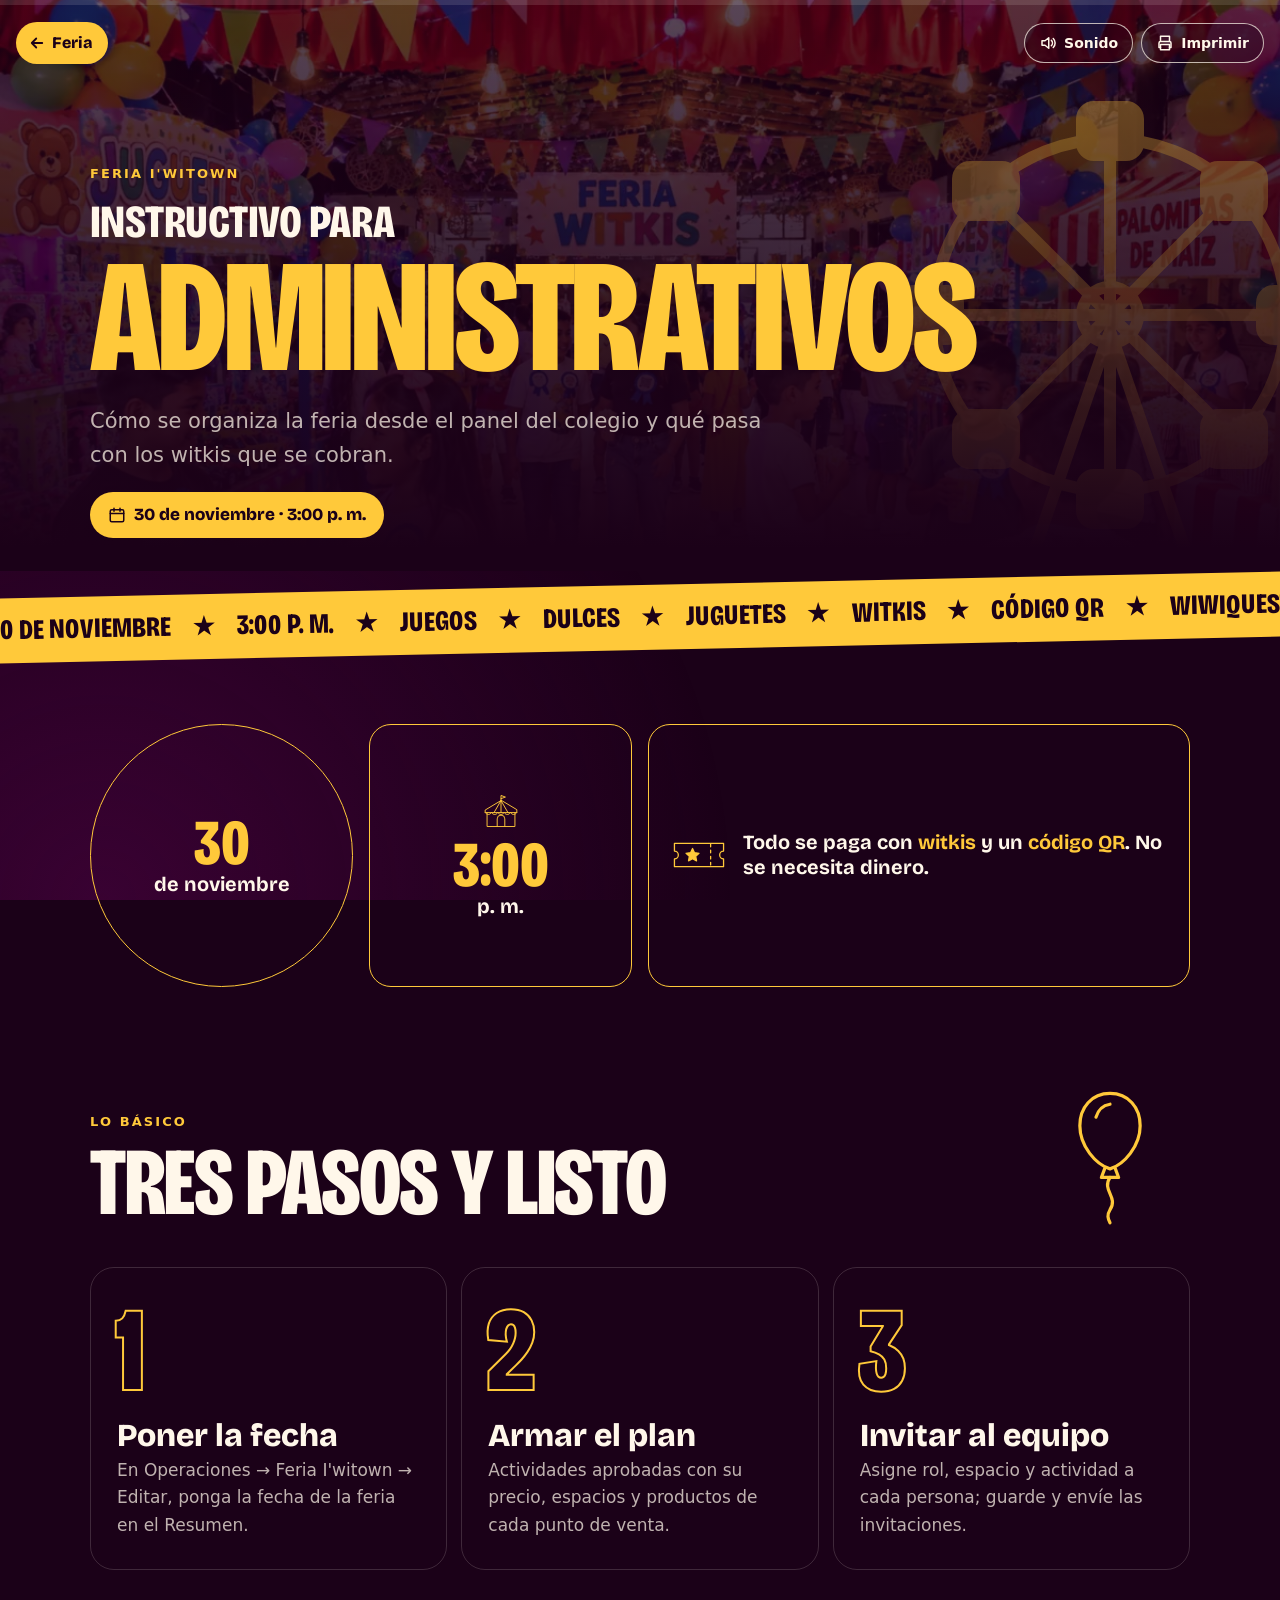
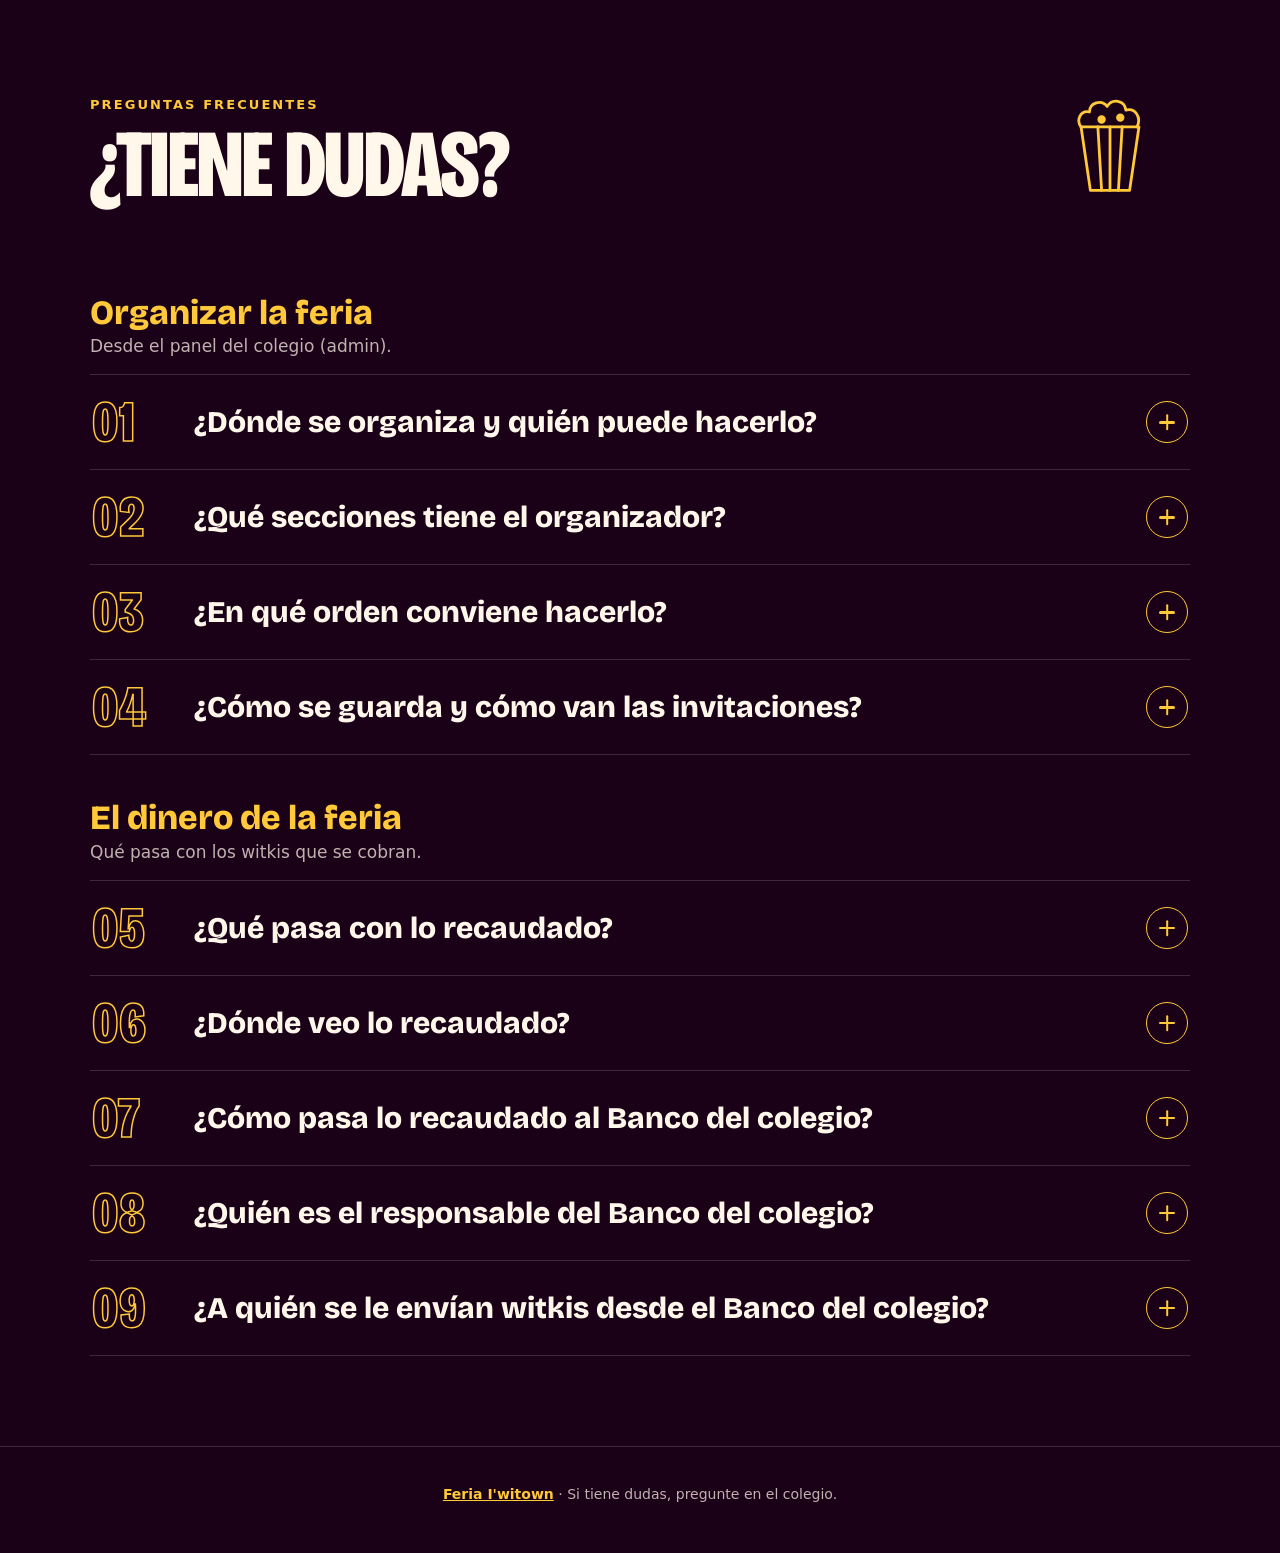
<file: feria/administrativos-874q6n.html>
<!DOCTYPE html>
<html lang="es">
<head>
<meta charset="UTF-8">
<meta name="viewport" content="width=device-width, initial-scale=1">
<!-- Instructivo de la Feria I'witown para administrativos. Solo se entra con el link,
     que ya se compartió y NO se cambia: la portada (/feria) no lo enlaza a
     propósito. No sale en el menú de la landing, ni en el sitemap, ni en buscadores.

     Tiene dos partes: "Lo básico" (tres pasos) y "Preguntas frecuentes" (cada
     tema es una pregunta que se abre). Los id de las preguntas (#cobrar, ...)
     no se cambian: un link con ese final abre esa pregunta. -->
<meta name="robots" content="noindex, nofollow, noarchive">
<meta name="referrer" content="no-referrer">
<meta name="theme-color" content="#1B0118">
<title>Instructivo para administrativos · Feria I'witown</title>
<link rel="icon" href="/assets/img/favicon-32.png" sizes="32x32" type="image/png">
<link rel="apple-touch-icon" href="/assets/img/favicon-180.png" sizes="180x180">
<link rel="preload" as="image" href="/feria/img/dia-magico.webp">
<link rel="preload" as="font" type="font/woff2" href="/feria/fuentes/bricolage-grotesque.woff2" crossorigin>
<link rel="stylesheet" href="/feria/adultos.css?v=5">
<link rel="stylesheet" href="/feria/fiesta.css?v=1">
</head>
<body>

<div class="fa-avance" aria-hidden="true"><span></span></div>

<header class="fa-portada">
  <img src="/feria/img/dia-magico.webp" width="1200" height="598" alt="La feria llena de puestos de juguetes, dulces y palomitas">
  <svg class="fx-deco fa-deco-rueda fx-gira" aria-hidden="true"><use href="/feria/img/elementos.svg#rueda"/></svg>
  <div class="fa-top">
    <a class="fa-volver" href="/feria"><svg viewBox="0 0 24 24" fill="none" stroke="currentColor" stroke-width="2.4" stroke-linecap="round" stroke-linejoin="round" aria-hidden="true"><path d="M19 12H5M11 6l-6 6 6 6"/></svg> Feria</a>
    <span class="fa-top-botones">
      <!-- Los dos botones solo sirven con JavaScript: llegan ocultos y los muestra el .js -->
      <button type="button" class="fx-sonido" data-sonido aria-pressed="true" hidden><svg viewBox="0 0 24 24" fill="none" stroke="currentColor" stroke-width="2" stroke-linecap="round" stroke-linejoin="round" aria-hidden="true"><path d="M4 9v6h4l5 4V5L8 9Z"/><path class="fx-ondas" d="M16.5 8.5a5 5 0 0 1 0 7M19 6a8.5 8.5 0 0 1 0 12"/><path class="fx-raya" d="m17 9 5 6M22 9l-5 6"/></svg> <span data-sonido-txt>Sonido</span></button>
      <button type="button" class="fa-boton fa-imprimir" hidden><svg viewBox="0 0 24 24" fill="none" stroke="currentColor" stroke-width="2" stroke-linecap="round" stroke-linejoin="round" aria-hidden="true"><path d="M6 9V3h12v6M6 18H4v-6a2 2 0 0 1 2-2h12a2 2 0 0 1 2 2v6h-2"/><rect x="6" y="14" width="12" height="7"/></svg> <span>Imprimir</span></button>
    </span>
  </div>
  <div class="fa-portada-txt">
    <p class="fa-eyebrow"><a href="/feria">Feria I'witown</a></p>
    <h1 class="fa-h1--largo"><span class="fa-h1-sobre">Instructivo para</span> <span class="fa-h1-rol">administrativos</span></h1>
    <p class="lead" data-texto>Cómo se organiza la feria desde el panel del colegio y qué pasa con los witkis que se cobran.</p>
    <span class="fa-fecha"><svg viewBox="0 0 24 24" fill="none" stroke="currentColor" stroke-width="2" stroke-linecap="round" stroke-linejoin="round" aria-hidden="true"><rect x="3" y="5" width="18" height="16" rx="2"/><path d="M3 10h18M8 3v4M16 3v4"/></svg> 30 de noviembre · 3:00 p. m.</span>
  </div>
</header>

<!-- Cinta en movimiento, la misma de la portada. Aquí es solo adorno (la fecha
     ya está arriba): va oculta a los lectores de pantalla. El texto se repite
     para que la cinta no se corte en pantallas grandes. -->
<div class="fa-cinta-caja" aria-hidden="true">
<div class="fa-cinta">
  <div class="fa-cinta-pista">
    <p>30 de noviembre <i>★</i> 3:00 p. m. <i>★</i> Juegos <i>★</i> Dulces <i>★</i> Juguetes <i>★</i> Witkis <i>★</i> Código QR <i>★</i> WiwiQuest <i>★</i> 30 de noviembre <i>★</i> 3:00 p. m. <i>★</i> Juegos <i>★</i> Dulces <i>★</i> Juguetes <i>★</i> Witkis <i>★</i> Código QR <i>★</i> WiwiQuest <i>★</i></p>
    <p>30 de noviembre <i>★</i> 3:00 p. m. <i>★</i> Juegos <i>★</i> Dulces <i>★</i> Juguetes <i>★</i> Witkis <i>★</i> Código QR <i>★</i> WiwiQuest <i>★</i> 30 de noviembre <i>★</i> 3:00 p. m. <i>★</i> Juegos <i>★</i> Dulces <i>★</i> Juguetes <i>★</i> Witkis <i>★</i> Código QR <i>★</i> WiwiQuest <i>★</i></p>
  </div>
</div>
</div>

<main class="fa-main">

  <!-- La feria en tres datos: un círculo, un cuadrado y un rectángulo. -->
  <section class="fa-seccion fa-datos" aria-label="La feria en tres datos">
    <ul class="fx-formas fa-anim">
      <li class="fx-forma fx-circulo"><span class="fx-forma-grande">30</span> de noviembre</li>
      <li class="fx-forma fx-cuadrado"><svg class="fx-deco " aria-hidden="true"><use href="/feria/img/elementos.svg#carpa"/></svg><span class="fx-forma-grande">3:00</span> p. m.</li>
      <li class="fx-forma fx-rect"><svg class="fx-deco " aria-hidden="true"><use href="/feria/img/elementos.svg#boleta"/></svg><span>Todo se paga con <b>witkis</b> y un <b>código QR</b>. No se necesita dinero.</span></li>
    </ul>
  </section>

  <section class="fa-seccion" id="basico" aria-labelledby="t-basico">
    <div class="fa-seccion-cab">
      <div>
        <p class="fa-sobre fa-anim">Lo básico</p>
        <h2 class="fa-h2" id="t-basico" data-texto>Tres pasos y listo</h2>
      </div>
      <svg class="fx-deco fa-deco-titulo fx-flota" aria-hidden="true"><use href="/feria/img/elementos.svg#globo"/></svg>
    </div>
    <ol class="fa-tres">
      <li class="fa-anim">
        <span class="fa-tres-num" aria-hidden="true">1</span>
        <h3>Poner la fecha</h3>
        <p>En Operaciones → Feria I'witown → Editar, ponga la fecha de la feria en el Resumen.</p>
      </li>
      <li class="fa-anim">
        <span class="fa-tres-num" aria-hidden="true">2</span>
        <h3>Armar el plan</h3>
        <p>Actividades aprobadas con su precio, espacios y productos de cada punto de venta.</p>
      </li>
      <li class="fa-anim">
        <span class="fa-tres-num" aria-hidden="true">3</span>
        <h3>Invitar al equipo</h3>
        <p>Asigne rol, espacio y actividad a cada persona; guarde y envíe las invitaciones.</p>
      </li>
    </ol>
  </section>

  <section class="fa-seccion" id="preguntas" aria-labelledby="t-preguntas">
    <div class="fa-seccion-cab">
      <div>
        <p class="fa-sobre fa-anim">Preguntas frecuentes</p>
        <h2 class="fa-h2" id="t-preguntas" data-texto>¿Tiene dudas?</h2>
      </div>
      <svg class="fx-deco fa-deco-titulo fx-flota fx-lento" aria-hidden="true"><use href="/feria/img/elementos.svg#palomitas"/></svg>
    </div>
    <h3 class="fa-grupo-t fa-anim">Organizar la feria</h3>
    <p class="fa-grupo-txt fa-anim">Desde el panel del colegio (admin).</p>
    <div class="fa-faqs">
      <details class="fa-faq fa-anim" id="organizar">
        <summary><span class="fa-faq-q">¿Dónde se organiza y quién puede hacerlo?</span><span class="fa-faq-mas" aria-hidden="true"></span></summary>
        <div class="fa-resp">
          <div class="fa-cuerpo">
            <ul>
              <li>Menú <b>Operaciones</b> → pestaña <b>Feria I'witown</b>.</li>
              <li>Pestaña <b>«Feria»</b>: el documento. El botón <span class="fa-btn">Editar</span> abre el organizador.</li>
              <li>Pestaña <b>«Estados de resultados»</b>: lo recaudado, los cobros, los gastos y los asistentes.</li>
            </ul>
            <div class="fa-nota"><b>Quién organiza:</b> Rector(a), Director(a), Coordinador(a) académico(a), Director(a) administrativo(a) y Coordinador(a) administrativo(a). Los demás administrativos ven el documento y tienen el botón <b>«Códigos QR»</b> para imprimir y renovar los QR.</div>
              <details class="fa-det"><summary><span class="ver">Ver detalle</span><span class="ocultar">Ocultar detalle</span></summary>
              <p><b>Primera vez:</b> elija <span class="fa-btn claro">Cargar el plan de ejemplo</span> o <span class="fa-btn claro">Empezar un plan en blanco</span>.</p>
              <p><b>Las siguientes veces:</b> <span class="fa-btn claro">Seguir editando la planeación guardada</span> o <span class="fa-btn claro">Crear nueva planeación</span>.</p>
              <div class="fa-alerta">«Crear nueva planeación» <b>borra el plan y cancela todas las invitaciones</b>.</div>
              </details>
          </div>
        </div>
      </details>
      <details class="fa-faq fa-anim" id="secciones">
        <summary><span class="fa-faq-q">¿Qué secciones tiene el organizador?</span><span class="fa-faq-mas" aria-hidden="true"></span></summary>
        <div class="fa-resp">
          <div class="fa-cuerpo">
            <p>Resumen, Actividades, Equipo y espacios, Sistema de cobro, Cronograma, Inventario, Presupuesto y donaciones, y Códigos QR.</p>
              <details class="fa-det"><summary><span class="ver">Ver detalle</span><span class="ocultar">Ocultar detalle</span></summary>
              <ul class="fa-lista">
                <li><span class="t">Resumen</span>Fecha de la feria, lugar, responsable operativo, coordinación y niños esperados. Pendientes críticos y resumen para Coordinación.</li>
                <li><span class="t">1. Actividades recreativas</span>Nombre, dinámica, materiales, <b>precio en witkis</b>, personas y estado (<b>Propuesta / Aprobada / Descartada</b>). Solo las <b>aprobadas</b> entran a la feria y se pueden cobrar.</li>
                <li><span class="t">2. Equipo y espacios</span><b>Espacios:</b> el tipo y las actividades de cada uno; en un <b>Punto de venta</b>, sus <b>productos</b> elegidos del inventario. <b>Personas:</b> tipo (Docente, Tutor, Administrativo), nombre, rol, espacio, actividad, responsabilidades y «Enviar invitación».</li>
                <li><span class="t">3. Sistema de cobro</span>Cómo se cobra (QR, moneda, dispositivos, quién escanea, flujo) y la prueba del pago.</li>
                <li><span class="t">4. Cronograma</span>Tareas de Montaje, Jornada y Cierre, con hora, espacio y responsable.</li>
                <li><span class="t">5. Inventario</span>Qué se necesita, qué hay, qué falta y qué se compra (las compras van al presupuesto). Lo que se vende lleva su <b>Precio venta (witkis)</b>.</li>
                <li><span class="t">6. Presupuesto y donaciones</span>Gastos y donaciones recibidas, con su valor en witkis.</li>
                <li><span class="t">7. Códigos QR</span>Lista de estudiantes: imprimir los QR (uno, varios o todos) y renovar el de quien lo perdió.</li>
              </ul>
              <p>En el celular, las tablas se ven como <b>tarjetas</b> que se abren al tocarlas.</p>
              </details>
          </div>
        </div>
      </details>
      <details class="fa-faq fa-anim" id="pasos">
        <summary><span class="fa-faq-q">¿En qué orden conviene hacerlo?</span><span class="fa-faq-mas" aria-hidden="true"></span></summary>
        <div class="fa-resp">
          <div class="fa-cuerpo">
            <ol class="fa-pasos">
              <li><b>Resumen:</b> ponga la <b>fecha de la feria</b>.</li>
              <li><b>Actividades:</b> créelas con su precio y márquelas como <b>Aprobada</b>.</li>
              <li><b>Inventario:</b> a lo que se vende, póngale su <b>Precio venta (witkis)</b>.</li>
              <li><b>Espacios:</b> asigne actividades y, a cada punto de venta, sus productos.</li>
              <li><b>Personas:</b> asigne rol, espacio y actividad; guarde y envíe las invitaciones.</li>
            </ol>
              <details class="fa-det"><summary><span class="ver">Ver detalle</span><span class="ocultar">Ocultar detalle</span></summary>
              <ul>
                <li>Sin fecha, los estudiantes no ven el botón para confirmar su asistencia.</li>
                <li>A cada punto de venta se le agregan los productos con <span class="fa-btn claro">+ Agregar producto</span>.</li>
                <li>Cada actividad y cada punto de venta que cobra necesita un <b>Encargado</b>.</li>
                <li>El <b>Encargado de una tienda solo atiende esa tienda</b>. Si se repite, aparece un aviso y el plan no se guarda.</li>
                <li>Luego complete el <b>cronograma</b> y el <b>presupuesto</b>.</li>
                <li><b>Códigos QR:</b> imprima los de los estudiantes que los necesiten. El navegador debe permitir ventanas emergentes.</li>
                <li><b>Antes de la feria:</b> revise los <b>asistentes confirmados</b> en el documento; allí puede quitar una confirmación.</li>
              </ul>
              </details>
          </div>
        </div>
      </details>
      <details class="fa-faq fa-anim" id="guardar">
        <summary><span class="fa-faq-q">¿Cómo se guarda y cómo van las invitaciones?</span><span class="fa-faq-mas" aria-hidden="true"></span></summary>
        <div class="fa-resp">
          <div class="fa-cuerpo">
            <ul>
              <li>Los cambios se guardan <b>solo con «Guardar»</b>. Guardar en cualquier sección guarda todo el plan.</li>
              <li>La persona invitada recibe una notificación y debe aceptarla. En la tabla ve el estado: <b>Sin enviar / Enviada / Aceptada / Rechazada</b>.</li>
            </ul>
              <details class="fa-det"><summary><span class="ver">Ver detalle</span><span class="ocultar">Ocultar detalle</span></summary>
              <ul>
                <li>Si cambia de sección o sale con cambios sin guardar, se le pregunta antes. Si sale sin guardar, se pierden.</li>
                <li><b>Si borra la fila</b> o <b>cambia el rol o la actividad</b> de una persona invitada, su invitación se cancela y hay que <b>volver a enviarla</b>.</li>
                <li>Para cambiar a la persona de una fila con invitación, <b>elimine la fila</b> y cree una nueva.</li>
              </ul>
              </details>
          </div>
        </div>
      </details>
    </div>
    <h3 class="fa-grupo-t fa-anim">El dinero de la feria</h3>
    <p class="fa-grupo-txt fa-anim">Qué pasa con los witkis que se cobran.</p>
    <div class="fa-faqs">
      <details class="fa-faq fa-anim" id="recaudado">
        <summary><span class="fa-faq-q">¿Qué pasa con lo recaudado?</span><span class="fa-faq-mas" aria-hidden="true"></span></summary>
        <div class="fa-resp">
          <div class="fa-cuerpo">
            <ul>
              <li>Cada cobro se descuenta al estudiante y entra a la <b>cuenta de la Feria</b> del colegio.</li>
              <li>Queda <b>bloqueado</b> hasta que I'witown lo autorice.</li>
            </ul>
          </div>
        </div>
      </details>
      <details class="fa-faq fa-anim" id="resultados">
        <summary><span class="fa-faq-q">¿Dónde veo lo recaudado?</span><span class="fa-faq-mas" aria-hidden="true"></span></summary>
        <div class="fa-resp">
          <div class="fa-cuerpo">
            <p><b>Operaciones</b> → <b>Feria I'witown</b> → <b>Estados de resultados</b>.</p>
              <details class="fa-det"><summary><span class="ver">Ver detalle</span><span class="ocultar">Ocultar detalle</span></summary>
              <ul>
                <li>Los witkis cobrados y los bloqueados.</li>
                <li>El número de cobros.</li>
                <li>Las actividades con más cobros.</li>
                <li>Lo cobrado por cada responsable.</li>
                <li>Los gastos y las donaciones.</li>
              </ul>
              </details>
          </div>
        </div>
      </details>
      <details class="fa-faq fa-anim" id="autorizar">
        <summary><span class="fa-faq-q">¿Cómo pasa lo recaudado al Banco del colegio?</span><span class="fa-faq-mas" aria-hidden="true"></span></summary>
        <div class="fa-resp">
          <div class="fa-cuerpo">
            <p>I'witown puede autorizar <b>todo o una parte</b> de lo bloqueado al <b>Banco del colegio</b>, la cuenta de witkis propia del colegio.</p>
            <div class="fa-alerta"><b>Una autorización no se puede deshacer.</b></div>
          </div>
        </div>
      </details>
      <details class="fa-faq fa-anim" id="responsable">
        <summary><span class="fa-faq-q">¿Quién es el responsable del Banco del colegio?</span><span class="fa-faq-mas" aria-hidden="true"></span></summary>
        <div class="fa-resp">
          <div class="fa-cuerpo">
            <ul>
              <li>I'witown elige <b>una sola persona</b> responsable: un administrativo del colegio.</li>
              <li>Solo esa persona ve la pestaña <span class="fa-texto">Banco del colegio</span> en Operaciones. Su banco personal pasa a llamarse <span class="fa-texto">Mi banco</span>.</li>
            </ul>
          </div>
        </div>
      </details>
      <details class="fa-faq fa-anim" id="enviar">
        <summary><span class="fa-faq-q">¿A quién se le envían witkis desde el Banco del colegio?</span><span class="fa-faq-mas" aria-hidden="true"></span></summary>
        <div class="fa-resp">
          <div class="fa-cuerpo">
            <p>A <b>estudiantes, docentes, tutores y administrativos de ese colegio</b>, nunca a sí mismo.</p>
              <details class="fa-det"><summary><span class="ver">Ver detalle</span><span class="ocultar">Ocultar detalle</span></summary>
              <ul>
                <li>Solo cantidades enteras, hasta el saldo disponible.</li>
                <li>Con un mensaje de máximo 200 caracteres.</li>
                <li>Quien recibe ve el movimiento <span class="fa-texto">Recibiste del Banco del colegio</span> y una notificación.</li>
                <li>Todo queda en el historial: autorizaciones, envíos y cambios de responsable.</li>
              </ul>
              </details>
          </div>
        </div>
      </details>
    </div>
  </section>

</main>

<footer class="fa-pie">
  <p><a href="/feria">Feria I'witown</a> · Si tiene dudas, pregunte en el colegio.</p>
</footer>

<script src="/feria/fiesta.js?v=1"></script>
<script src="/feria/adultos.js?v=5"></script>
</body>
</html>
</file>
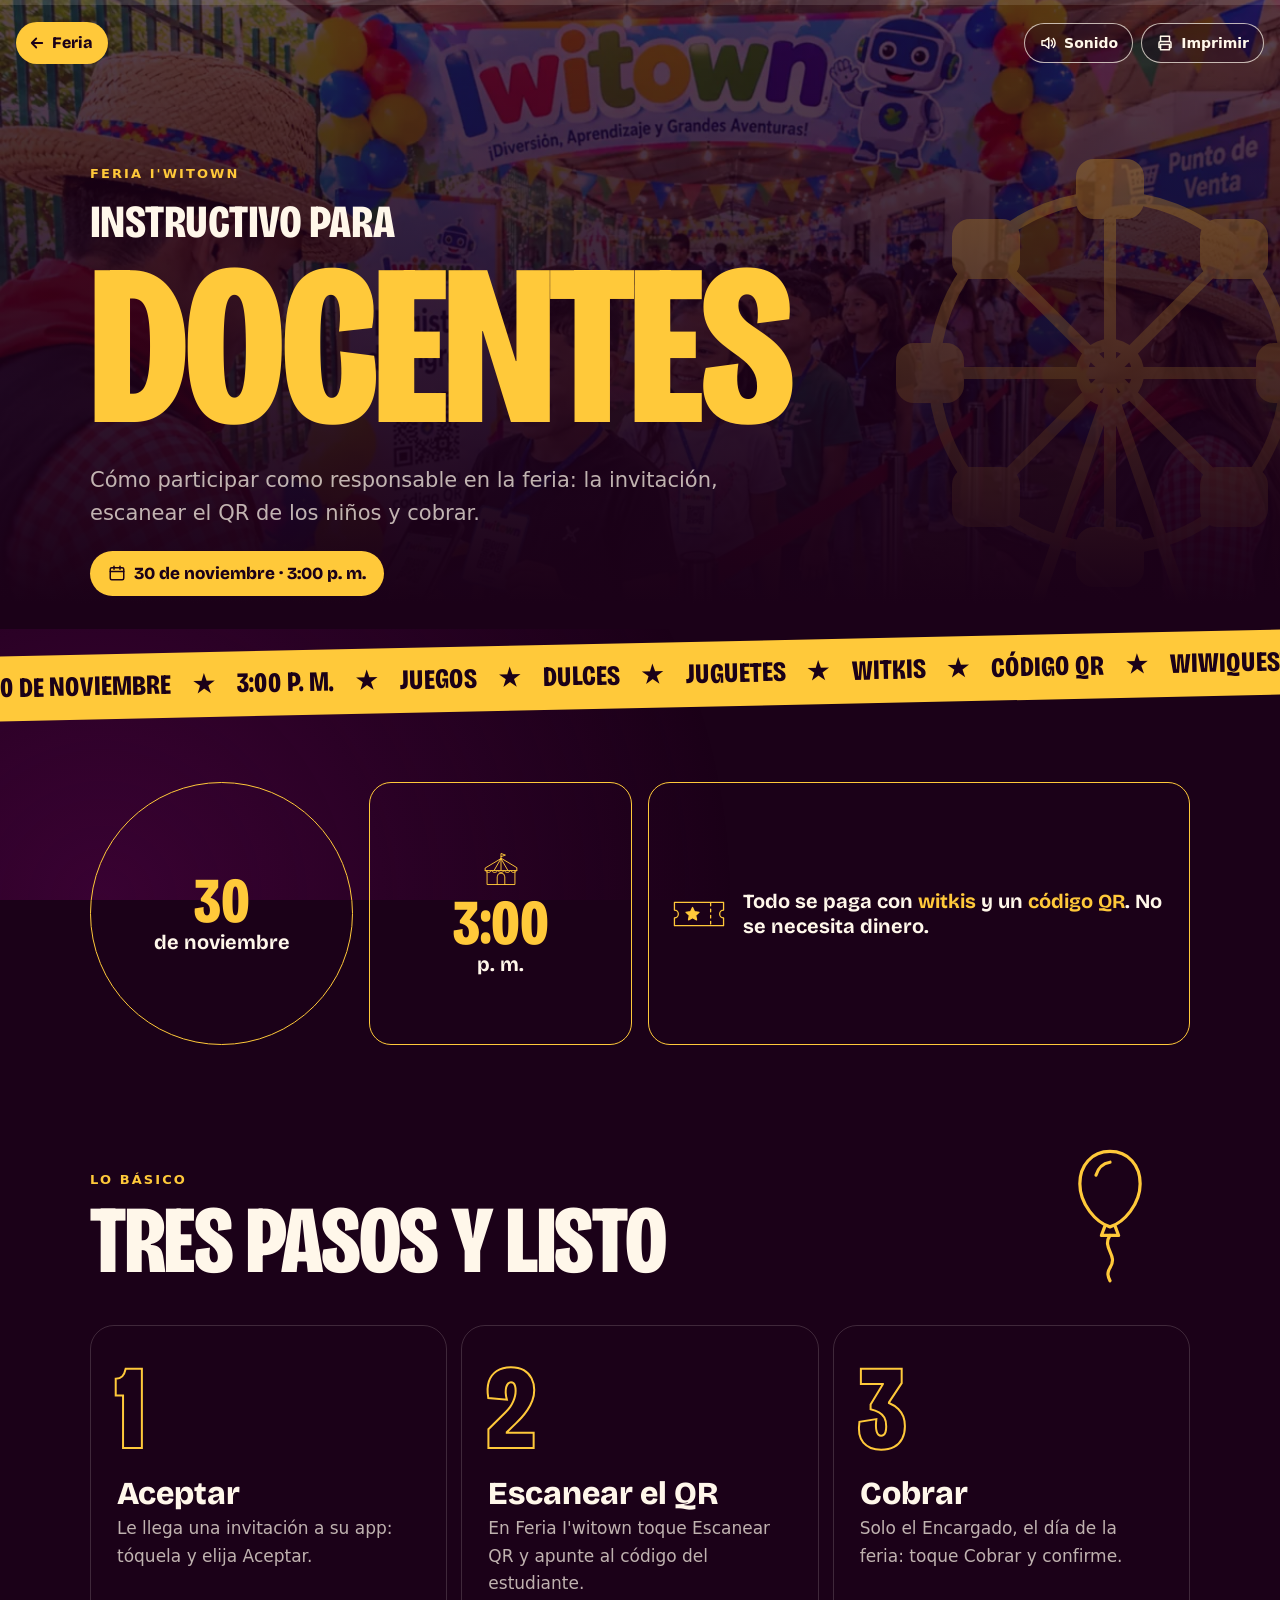
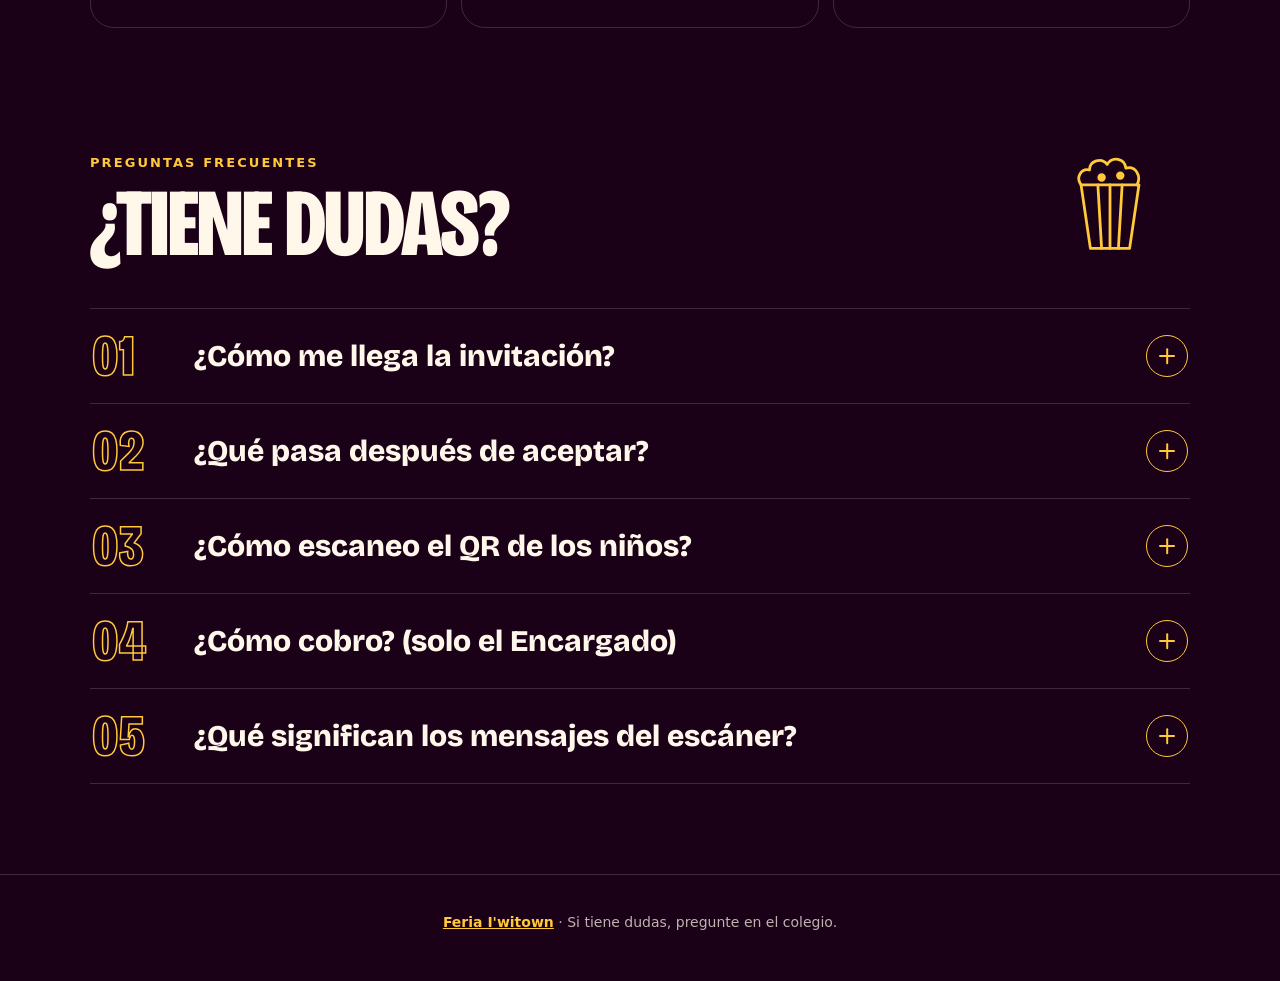
<file: feria/docentes-urmagt.html>
<!DOCTYPE html>
<html lang="es">
<head>
<meta charset="UTF-8">
<meta name="viewport" content="width=device-width, initial-scale=1">
<!-- Instructivo de la Feria I'witown para docentes (Witeacher). Se llega desde la portada
     de la feria (/feria) o con su link, que ya se compartió y NO se cambia.
     No sale en el menú de la landing ni en buscadores, y solo enlaza a /feria.

     Tiene dos partes: "Lo básico" (tres pasos) y "Preguntas frecuentes" (cada
     tema es una pregunta que se abre). Los id de las preguntas (#cobrar, ...)
     no se cambian: un link con ese final abre esa pregunta. -->
<meta name="robots" content="noindex, nofollow, noarchive">
<meta name="referrer" content="no-referrer">
<meta name="theme-color" content="#1B0118">
<title>Instructivo para docentes · Feria I'witown</title>
<link rel="icon" href="/assets/img/favicon-32.png" sizes="32x32" type="image/png">
<link rel="apple-touch-icon" href="/assets/img/favicon-180.png" sizes="180x180">
<link rel="preload" as="image" href="/feria/img/te-esperamos.webp">
<link rel="preload" as="font" type="font/woff2" href="/feria/fuentes/bricolage-grotesque.woff2" crossorigin>
<link rel="stylesheet" href="/feria/adultos.css?v=5">
<link rel="stylesheet" href="/feria/fiesta.css?v=1">
</head>
<body>

<div class="fa-avance" aria-hidden="true"><span></span></div>

<header class="fa-portada">
  <img src="/feria/img/te-esperamos.webp" width="1200" height="598" alt="Responsables reciben a los niños en la entrada de la feria">
  <svg class="fx-deco fa-deco-rueda fx-gira" aria-hidden="true"><use href="/feria/img/elementos.svg#rueda"/></svg>
  <div class="fa-top">
    <a class="fa-volver" href="/feria"><svg viewBox="0 0 24 24" fill="none" stroke="currentColor" stroke-width="2.4" stroke-linecap="round" stroke-linejoin="round" aria-hidden="true"><path d="M19 12H5M11 6l-6 6 6 6"/></svg> Feria</a>
    <span class="fa-top-botones">
      <!-- Los dos botones solo sirven con JavaScript: llegan ocultos y los muestra el .js -->
      <button type="button" class="fx-sonido" data-sonido aria-pressed="true" hidden><svg viewBox="0 0 24 24" fill="none" stroke="currentColor" stroke-width="2" stroke-linecap="round" stroke-linejoin="round" aria-hidden="true"><path d="M4 9v6h4l5 4V5L8 9Z"/><path class="fx-ondas" d="M16.5 8.5a5 5 0 0 1 0 7M19 6a8.5 8.5 0 0 1 0 12"/><path class="fx-raya" d="m17 9 5 6M22 9l-5 6"/></svg> <span data-sonido-txt>Sonido</span></button>
      <button type="button" class="fa-boton fa-imprimir" hidden><svg viewBox="0 0 24 24" fill="none" stroke="currentColor" stroke-width="2" stroke-linecap="round" stroke-linejoin="round" aria-hidden="true"><path d="M6 9V3h12v6M6 18H4v-6a2 2 0 0 1 2-2h12a2 2 0 0 1 2 2v6h-2"/><rect x="6" y="14" width="12" height="7"/></svg> <span>Imprimir</span></button>
    </span>
  </div>
  <div class="fa-portada-txt">
    <p class="fa-eyebrow"><a href="/feria">Feria I'witown</a></p>
    <h1><span class="fa-h1-sobre">Instructivo para</span> <span class="fa-h1-rol">docentes</span></h1>
    <p class="lead" data-texto>Cómo participar como responsable en la feria: la invitación, escanear el QR de los niños y cobrar.</p>
    <span class="fa-fecha"><svg viewBox="0 0 24 24" fill="none" stroke="currentColor" stroke-width="2" stroke-linecap="round" stroke-linejoin="round" aria-hidden="true"><rect x="3" y="5" width="18" height="16" rx="2"/><path d="M3 10h18M8 3v4M16 3v4"/></svg> 30 de noviembre · 3:00 p. m.</span>
  </div>
</header>

<!-- Cinta en movimiento, la misma de la portada. Aquí es solo adorno (la fecha
     ya está arriba): va oculta a los lectores de pantalla. El texto se repite
     para que la cinta no se corte en pantallas grandes. -->
<div class="fa-cinta-caja" aria-hidden="true">
<div class="fa-cinta">
  <div class="fa-cinta-pista">
    <p>30 de noviembre <i>★</i> 3:00 p. m. <i>★</i> Juegos <i>★</i> Dulces <i>★</i> Juguetes <i>★</i> Witkis <i>★</i> Código QR <i>★</i> WiwiQuest <i>★</i> 30 de noviembre <i>★</i> 3:00 p. m. <i>★</i> Juegos <i>★</i> Dulces <i>★</i> Juguetes <i>★</i> Witkis <i>★</i> Código QR <i>★</i> WiwiQuest <i>★</i></p>
    <p>30 de noviembre <i>★</i> 3:00 p. m. <i>★</i> Juegos <i>★</i> Dulces <i>★</i> Juguetes <i>★</i> Witkis <i>★</i> Código QR <i>★</i> WiwiQuest <i>★</i> 30 de noviembre <i>★</i> 3:00 p. m. <i>★</i> Juegos <i>★</i> Dulces <i>★</i> Juguetes <i>★</i> Witkis <i>★</i> Código QR <i>★</i> WiwiQuest <i>★</i></p>
  </div>
</div>
</div>

<main class="fa-main">

  <!-- La feria en tres datos: un círculo, un cuadrado y un rectángulo. -->
  <section class="fa-seccion fa-datos" aria-label="La feria en tres datos">
    <ul class="fx-formas fa-anim">
      <li class="fx-forma fx-circulo"><span class="fx-forma-grande">30</span> de noviembre</li>
      <li class="fx-forma fx-cuadrado"><svg class="fx-deco " aria-hidden="true"><use href="/feria/img/elementos.svg#carpa"/></svg><span class="fx-forma-grande">3:00</span> p. m.</li>
      <li class="fx-forma fx-rect"><svg class="fx-deco " aria-hidden="true"><use href="/feria/img/elementos.svg#boleta"/></svg><span>Todo se paga con <b>witkis</b> y un <b>código QR</b>. No se necesita dinero.</span></li>
    </ul>
  </section>

  <section class="fa-seccion" id="basico" aria-labelledby="t-basico">
    <div class="fa-seccion-cab">
      <div>
        <p class="fa-sobre fa-anim">Lo básico</p>
        <h2 class="fa-h2" id="t-basico" data-texto>Tres pasos y listo</h2>
      </div>
      <svg class="fx-deco fa-deco-titulo fx-flota" aria-hidden="true"><use href="/feria/img/elementos.svg#globo"/></svg>
    </div>
    <ol class="fa-tres">
      <li class="fa-anim">
        <span class="fa-tres-num" aria-hidden="true">1</span>
        <h3>Aceptar</h3>
        <p>Le llega una invitación a su app: tóquela y elija Aceptar.</p>
      </li>
      <li class="fa-anim">
        <span class="fa-tres-num" aria-hidden="true">2</span>
        <h3>Escanear el QR</h3>
        <p>En Feria I'witown toque Escanear QR y apunte al código del estudiante.</p>
      </li>
      <li class="fa-anim">
        <span class="fa-tres-num" aria-hidden="true">3</span>
        <h3>Cobrar</h3>
        <p>Solo el Encargado, el día de la feria: toque Cobrar y confirme.</p>
      </li>
    </ol>
  </section>

  <section class="fa-seccion" id="preguntas" aria-labelledby="t-preguntas">
    <div class="fa-seccion-cab">
      <div>
        <p class="fa-sobre fa-anim">Preguntas frecuentes</p>
        <h2 class="fa-h2" id="t-preguntas" data-texto>¿Tiene dudas?</h2>
      </div>
      <svg class="fx-deco fa-deco-titulo fx-flota fx-lento" aria-hidden="true"><use href="/feria/img/elementos.svg#palomitas"/></svg>
    </div>
    <div class="fa-faqs">
      <details class="fa-faq fa-anim" id="invitacion">
        <summary><span class="fa-faq-q">¿Cómo me llega la invitación?</span><span class="fa-faq-mas" aria-hidden="true"></span></summary>
        <div class="fa-resp">
          <div class="fa-cuerpo">
            <ol class="fa-pasos">
              <li>Le llega una <b>notificación</b>: <span class="fa-texto">Invitación a la Feria I'witown</span>, con su rol, la actividad, el espacio, la fecha y el lugar.</li>
              <li>Al tocarla se abre <span class="fa-texto">¿Aceptar invitación?</span> con todos los detalles.</li>
              <li>Elija <span class="fa-btn">Aceptar</span> o <span class="fa-btn claro">Rechazar</span>.</li>
            </ol>
              <details class="fa-det"><summary><span class="ver">Ver detalle</span><span class="ocultar">Ocultar detalle</span></summary>
              <ul>
                <li>Si rechaza, el colegio recibe un aviso y puede invitar a otra persona.</li>
                <li>Si el colegio cambia su rol o su actividad, le llega un aviso y una <b>invitación nueva</b> que debe aceptar otra vez.</li>
              </ul>
              </details>
          </div>
        </div>
      </details>
      <details class="fa-faq fa-anim" id="aceptar">
        <summary><span class="fa-faq-q">¿Qué pasa después de aceptar?</span><span class="fa-faq-mas" aria-hidden="true"></span></summary>
        <div class="fa-resp">
          <div class="fa-cuerpo">
            <p>En el menú de Witeacher aparece <span class="fa-texto">Feria I'witown</span> con:</p>
            <ul>
              <li><b>Datos de la feria:</b> fecha, lugar y cómo se cobra.</li>
              <li><b>Su participación:</b> su rol, actividad, espacio y responsabilidades.</li>
              <li><b>Su cronograma:</b> las tareas y horarios que le corresponden.</li>
              <li><b>El documento de la feria:</b> en «Equipo y responsabilidades» primero aparece lo suyo y con el botón <span class="fa-btn claro">Ver otros</span> puede ver a los demás responsables.</li>
            </ul>
              <details class="fa-det"><summary><span class="ver">Ver detalle</span><span class="ocultar">Ocultar detalle</span></summary>
              <p><b>Roles posibles:</b> Encargado, Apoyo, Asesores, Anfitriones y Colaboradores. <b>Solo el Encargado puede cobrar.</b></p>
              <div class="fa-alerta"><b>Si ya no puede participar</b> después de aceptar, avise al colegio para que asigne a otra persona. Desde la app no es posible retirarse.</div>
              </details>
          </div>
        </div>
      </details>
      <details class="fa-faq fa-anim" id="escanear">
        <summary><span class="fa-faq-q">¿Cómo escaneo el QR de los niños?</span><span class="fa-faq-mas" aria-hidden="true"></span></summary>
        <div class="fa-resp con-foto">
          <div class="fa-media"><div class="fx-cel"><img src="/feria/img/qr-billetera.webp" width="1200" height="598" loading="lazy" alt="Un responsable escanea el código QR que una niña muestra en su celular"></div></div>
          <div class="fa-cuerpo">
            <ol class="fa-pasos">
              <li>En <span class="fa-texto">Feria I'witown</span> toque <span class="fa-btn">Escanear QR</span> (arriba a la derecha).</li>
              <li>Permita la cámara y apunte al código QR del estudiante.</li>
              <li>Verá su foto, nombre, curso y <b>saldo</b>.</li>
            </ol>
              <details class="fa-det"><summary><span class="ver">Ver detalle</span><span class="ocultar">Ocultar detalle</span></summary>
              <ul>
                <li><b>Escanear funciona cualquier día</b>, por ejemplo para probar. Si no es el día de la feria o su rol no cobra, solo verá los datos del estudiante.</li>
                <li><b>Asesores y Anfitriones:</b> usen el escáner en la <b>entrada</b> y <b>durante la feria</b> para decirle a cada niño cuánto saldo tiene y ayudarle a decidir qué puede hacer.</li>
              </ul>
              </details>
          </div>
        </div>
      </details>
      <details class="fa-faq fa-anim" id="cobrar">
        <summary><span class="fa-faq-q">¿Cómo cobro? (solo el Encargado)</span><span class="fa-faq-mas" aria-hidden="true"></span></summary>
        <div class="fa-resp con-foto">
          <div class="fa-media"><div class="fx-foto"><img src="/feria/img/compras.webp" width="1200" height="598" loading="lazy" alt="Un encargado cobra palomitas de maíz escaneando el QR de una niña"></div></div>
          <div class="fa-cuerpo">
                    <p>Solo <b>el día de la feria</b> y en <b>sus actividades o puntos de venta</b> con precio.</p>
                    <ol class="fa-pasos">
                      <li>Escanee el QR del niño.</li>
                      <li><b>Actividad:</b> el precio ya está fijo. <b>Punto de venta:</b> elija los productos con <b>–</b> y <b>+</b>.</li>
                      <li>Toque <span class="fa-btn">Cobrar N witkis</span> y confirme con <span class="fa-btn">Sí, cobrar</span>.</li>
                      <li>Verá <span class="fa-texto">Cobro hecho</span> y el nuevo saldo. Luego <span class="fa-btn claro">Escanear otro</span>.</li>
                    </ol>
                    <div class="fa-alerta"><b>Un cobro hecho es definitivo:</b> no se devuelve. Confirme bien antes de tocar «Sí, cobrar».</div>
                      <details class="fa-det"><summary><span class="ver">Ver detalle</span><span class="ocultar">Ocultar detalle</span></summary>
                      <h3>Ejemplo en un punto de venta</h3>
                      <div class="fx-cel fx-cel--alto">
            <div class="fa-pantalla" aria-hidden="true">
                        <div class="cab">Comidas</div>
                        <div class="fila"><span>Empanada · 3 witkis</span><span class="cant"><span>−</span>2<span>+</span></span></div>
                        <div class="fila"><span>Jugo · 2 witkis</span><span class="cant"><span>−</span>1<span>+</span></span></div>
                        <div class="tot">Total: 8 witkis</div>
                      </div>
            </div>
                      <h3>Tenga en cuenta</h3>
                      <ul>
                        <li>Si tiene varias actividades, primero elija cuál está cobrando.</li>
                        <li>El precio es fijo: no se puede escribir otro valor.</li>
                        <li>Si el niño <b>no tiene saldo suficiente</b>, el cobro no se hace y aparece un aviso.</li>
                        <li>Si toca dos veces sin querer, <b>no se cobra doble</b>.</li>
                        <li><b>Se cobra cada vez que el niño participa.</b> Si repite la actividad, escanee y cobre otra vez; por eso, escanee solo cuando va a participar.</li>
                        <li>Si un cobro falla por la señal, toque <span class="fa-btn claro">Reintentar cobro</span>: si ya se había hecho, no se cobra otra vez.</li>
                        <li><b>El Encargado de una tienda solo atiende esa tienda:</b> no puede ser Encargado de otra tienda ni de actividades.</li>
                      </ul>
                      </details>
          </div>
        </div>
      </details>
      <details class="fa-faq fa-anim" id="mensajes">
        <summary><span class="fa-faq-q">¿Qué significan los mensajes del escáner?</span><span class="fa-faq-mas" aria-hidden="true"></span></summary>
        <div class="fa-resp">
          <div class="fa-cuerpo">
            <p>Qué significa cada aviso que puede aparecer en el escáner y qué hacer.</p>
              <details class="fa-det"><summary><span class="ver">Ver detalle</span><span class="ocultar">Ocultar detalle</span></summary>
              <ul class="fa-lista">
                <li><span class="t">Solo el Encargado puede cobrar</span>Su rol no es Encargado: usted solo puede ver los datos del estudiante.</li>
                <li><span class="t">El cobro se activa el día de la feria</span>Todavía no es el día de la feria: ese día podrá cobrar.</li>
                <li><span class="t">La actividad o el punto de venta no tiene precio</span>Su actividad o punto de venta todavía no tiene precio en witkis. Avise al colegio.</li>
                <li><span class="t">Saldo insuficiente</span>El niño no tiene witkis suficientes. No se le cobró nada.</li>
                <li><span class="t">El QR no es válido o fue renovado</span>El niño tiene un código viejo: debe mostrar el nuevo que aparece en su Perfil.</li>
                <li><span class="t">No es responsable de este estudiante</span>El niño es de otro colegio, o su invitación cambió. Consulte con el colegio.</li>
              </ul>
              </details>
          </div>
        </div>
      </details>
    </div>
  </section>

</main>

<footer class="fa-pie">
  <p><a href="/feria">Feria I'witown</a> · Si tiene dudas, pregunte en el colegio.</p>
</footer>

<script src="/feria/fiesta.js?v=1"></script>
<script src="/feria/adultos.js?v=5"></script>
</body>
</html>
</file>
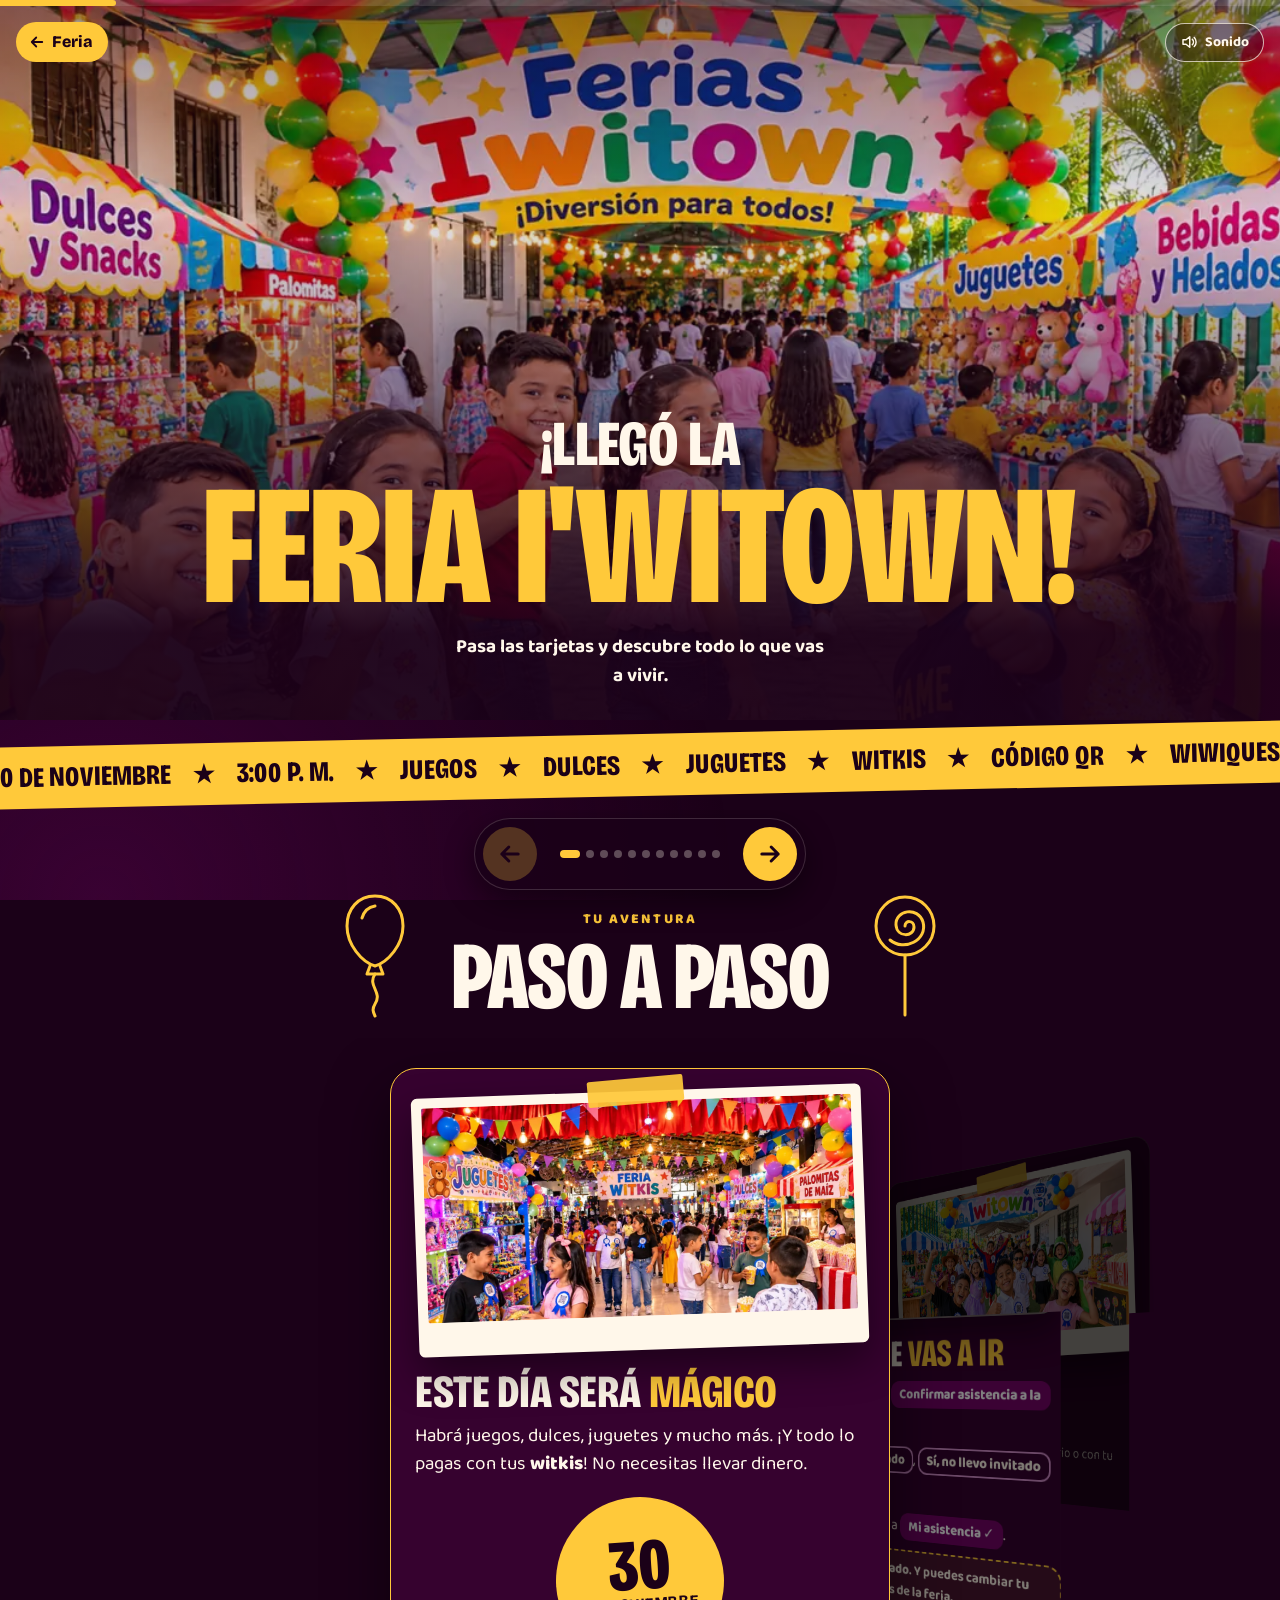
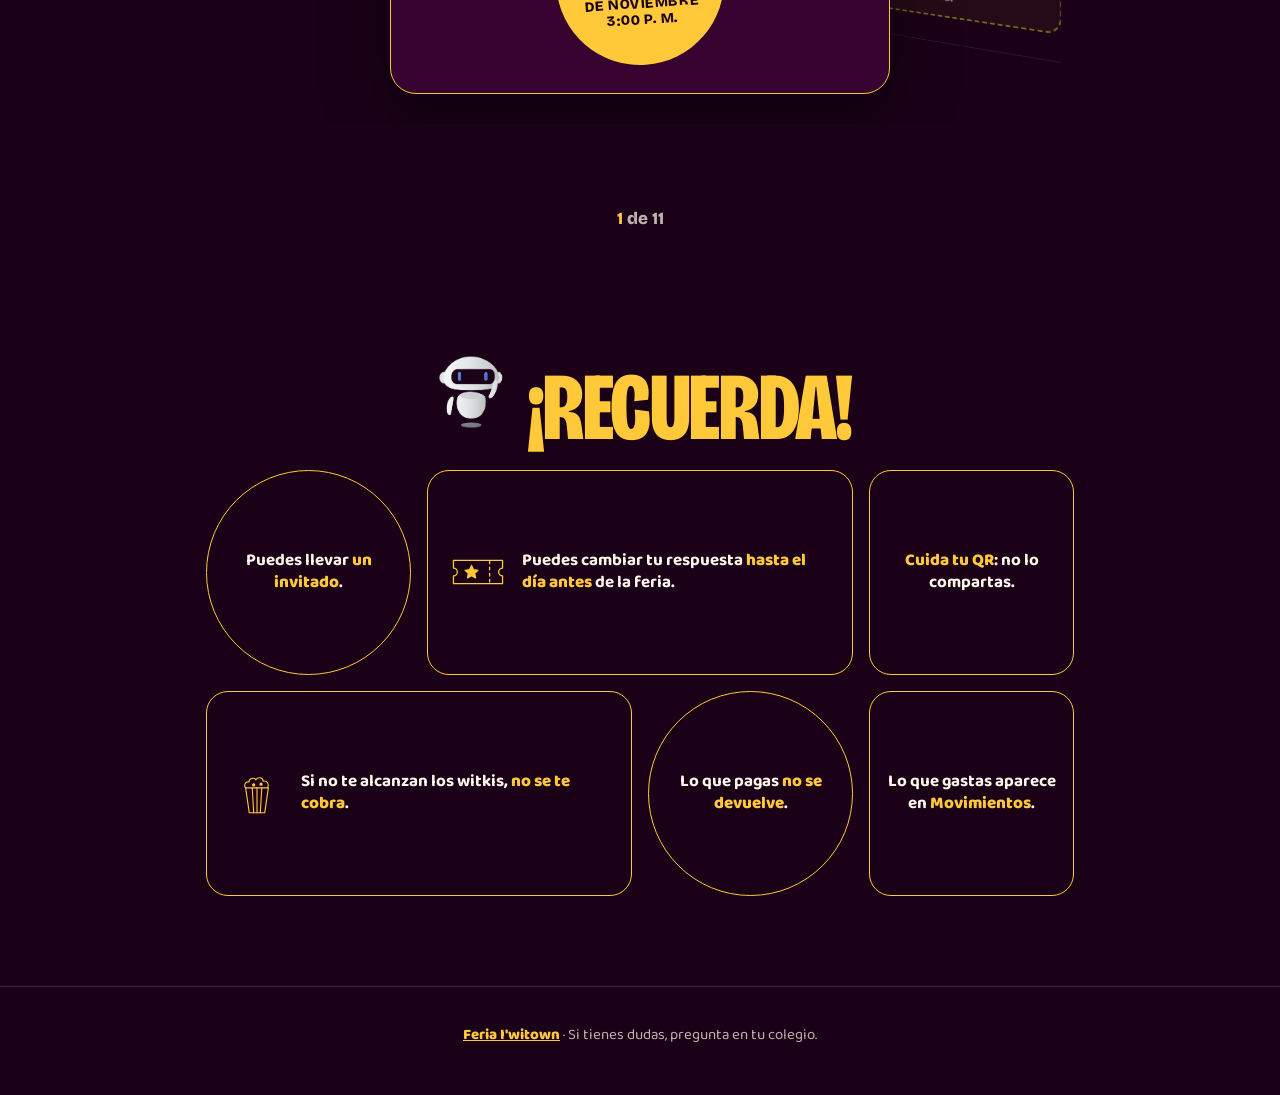
<file: feria/estudiantes-nh6pjj.html>
<!DOCTYPE html>
<html lang="es">
<head>
<meta charset="UTF-8">
<meta name="viewport" content="width=device-width, initial-scale=1">
<!-- Instructivo de la Feria I'witown para estudiantes (niños de primaria).
     Se llega desde la portada de la feria (/feria) o con su link, que ya se
     compartió y NO se cambia. No sale en el menú de la landing ni en
     buscadores, y solo enlaza a /feria.

     Las tarjetas van en un carrusel (lo arma ninos.js). Para agregar una, se
     copia un <article class="nf-paso"> completo: el carrusel la cuenta solo. -->
<meta name="robots" content="noindex, nofollow, noarchive">
<meta name="referrer" content="no-referrer">
<meta name="theme-color" content="#1B0118">
<title>¡Llegó la Feria I'witown! · Estudiantes</title>
<link rel="icon" href="/assets/img/favicon-32.png" sizes="32x32" type="image/png">
<link rel="apple-touch-icon" href="/assets/img/favicon-180.png" sizes="180x180">
<link rel="preconnect" href="https://fonts.googleapis.com">
<link rel="preconnect" href="https://fonts.gstatic.com" crossorigin>
<link rel="stylesheet" href="https://fonts.googleapis.com/css2?family=Baloo+2:wght@500;700;800&display=swap">
<link rel="preload" as="font" type="font/woff2" href="/feria/fuentes/bricolage-grotesque.woff2" crossorigin>
<link rel="preload" as="image" href="/feria/img/llego-la-feria.webp">
<link rel="stylesheet" href="/feria/ninos.css?v=6">
<link rel="stylesheet" href="/feria/fiesta.css?v=1">
</head>
<body>

<div class="nf-avance" aria-hidden="true"><span></span></div>

<header class="nf-portada">
  <div class="nf-top">
    <a class="nf-volver" href="/feria"><svg viewBox="0 0 24 24" fill="none" stroke="currentColor" stroke-width="2.4" stroke-linecap="round" stroke-linejoin="round" aria-hidden="true"><path d="M19 12H5M11 6l-6 6 6 6"/></svg> Feria</a>
    <!-- Solo sirve con JavaScript: llega oculto y lo muestra fiesta.js -->
    <button type="button" class="fx-sonido" data-sonido aria-pressed="true" hidden><svg viewBox="0 0 24 24" fill="none" stroke="currentColor" stroke-width="2" stroke-linecap="round" stroke-linejoin="round" aria-hidden="true"><path d="M4 9v6h4l5 4V5L8 9Z"/><path class="fx-ondas" d="M16.5 8.5a5 5 0 0 1 0 7M19 6a8.5 8.5 0 0 1 0 12"/><path class="fx-raya" d="m17 9 5 6M22 9l-5 6"/></svg> <span data-sonido-txt>Sonido</span></button>
  </div>
  <img src="/feria/img/llego-la-feria.webp" width="1200" height="598" alt="Niños felices entrando a la Feria I'witown, llena de puestos de dulces, juguetes y helados">
  <div class="nf-portada-txt">
    <h1>¡Llegó la <span>Feria I'witown!</span></h1>
    <p data-texto>Pasa las tarjetas y descubre todo lo que vas a vivir.</p>
  </div>
</header>

<!-- Cinta en movimiento, la misma de la portada. Es solo adorno: va oculta a
     los lectores de pantalla. El texto se repite para que no se corte. -->
<div class="nf-cinta-caja" aria-hidden="true">
<div class="nf-cinta">
  <div class="nf-cinta-pista">
    <p>30 de noviembre <i>★</i> 3:00 p. m. <i>★</i> Juegos <i>★</i> Dulces <i>★</i> Juguetes <i>★</i> Witkis <i>★</i> Código QR <i>★</i> WiwiQuest <i>★</i> 30 de noviembre <i>★</i> 3:00 p. m. <i>★</i> Juegos <i>★</i> Dulces <i>★</i> Juguetes <i>★</i> Witkis <i>★</i> Código QR <i>★</i> WiwiQuest <i>★</i></p>
    <p>30 de noviembre <i>★</i> 3:00 p. m. <i>★</i> Juegos <i>★</i> Dulces <i>★</i> Juguetes <i>★</i> Witkis <i>★</i> Código QR <i>★</i> WiwiQuest <i>★</i> 30 de noviembre <i>★</i> 3:00 p. m. <i>★</i> Juegos <i>★</i> Dulces <i>★</i> Juguetes <i>★</i> Witkis <i>★</i> Código QR <i>★</i> WiwiQuest <i>★</i></p>
  </div>
</div>
</div>

<main class="nf-main">

  <!-- El carrusel. Sin JavaScript las tarjetas se ven una debajo de otra. -->
  <section class="nf-carrusel" aria-roledescription="carrusel" aria-labelledby="t-aventura">
    <div class="nf-seccion-cab">
      <svg class="fx-deco nf-deco-titulo fx-flota" aria-hidden="true"><use href="/feria/img/elementos.svg#globo"/></svg>
      <div>
        <p class="nf-sobre">Tu aventura</p>
        <h2 class="nf-h2" id="t-aventura" data-texto>Paso a paso</h2>
      </div>
      <svg class="fx-deco nf-deco-titulo fx-flota fx-lento" aria-hidden="true"><use href="/feria/img/elementos.svg#dulce"/></svg>
    </div>
    <div class="nf-pista">

  <article class="nf-paso">
    <div class="nf-foto fx-foto"><img src="/feria/img/dia-magico.webp" width="1200" height="598" loading="lazy" alt="La feria llena de juguetes, dulces y palomitas de maíz"></div>
    <div class="nf-txt">
      <h3>Este día será <em>mágico</em></h3>
      <p>Habrá juegos, dulces, juguetes y mucho más. ¡Y todo lo pagas con tus <b>witkis</b>! No necesitas llevar dinero.</p>
      <div class="nf-fecha" role="img" aria-label="30 de noviembre, a las 3 de la tarde"><b>30</b><span>de noviembre</span><span>3:00 p. m.</span></div>
    </div>
  </article>

  <article class="nf-paso">
    <div class="nf-foto fx-cel">
      <img src="/feria/img/confirma.webp" width="1200" height="598" loading="lazy" alt="Niños felices tocando Aceptar en la confirmación de asistencia a la feria">
      <span class="nf-num">Paso<br>1</span>
    </div>
    <div class="nf-txt">
      <h3>Confirma que <em>vas a ir</em></h3>
      <ul>
        <li>En tu app toca el botón <span class="nf-btn">Confirmar asistencia a la feria</span>.</li>
        <li>Elige: <span class="nf-btn claro">Sí, llevo un invitado</span>, <span class="nf-btn claro">Sí, no llevo invitado</span> o <span class="nf-btn claro">No asistiré</span>.</li>
        <li>¡Listo! El botón cambia a <span class="nf-btn">Mi asistencia ✓</span>.</li>
      </ul>
      <p class="nf-ojo">Puedes llevar <b>un invitado</b>. Y puedes cambiar tu respuesta hasta el día antes de la feria.</p>
    </div>
  </article>

  <article class="nf-paso">
    <div class="nf-foto fx-foto"><img src="/feria/img/disfraces.webp" width="1200" height="598" loading="lazy" alt="Niños disfrazados de superhéroe, princesa, dinosaurio y vaquero celebrando en la feria"></div>
    <div class="nf-txt">
      <h3>Ven vestido <em>como quieras</em></h3>
      <p>¿De superhéroe, de princesa, de dinosaurio o con tu ropa favorita? ¡Tú decides!</p>
    </div>
  </article>

  <article class="nf-paso">
    <div class="nf-foto fx-cel">
      <img src="/feria/img/qr-billetera.webp" width="1200" height="598" loading="lazy" alt="Una niña muestra el código QR en su celular para pagar en la feria">
      <span class="nf-num">Paso<br>2</span>
    </div>
    <div class="nf-txt">
      <h3>Tu código QR es tu <em>billetera</em></h3>
      <ul>
        <li>Está en tu <b>Perfil</b>, en <b>Mi código QR</b>. Tu colegio también te lo puede dar impreso.</li>
        <li>En la feria lo muestras y el <b>Encargado</b> lo escanea para cobrarte.</li>
      </ul>
      <p class="nf-ojo">Cuídalo como si fuera dinero: no lo compartas. Si lo pierdes, avísale a tu colegio y te dan uno nuevo.</p>
    </div>
  </article>

  <article class="nf-paso">
    <div class="nf-foto fx-foto">
      <img src="/feria/img/juegos.webp" width="1200" height="598" loading="lazy" alt="Niños felices en la zona de juegos: tiro al blanco, patitos, aros y memoria">
      <span class="nf-num">Paso<br>3</span>
    </div>
    <div class="nf-txt">
      <h3>¡Juega todo lo que puedas con tus <em>witkis</em>!</h3>
      <ul>
        <li>Cada juego tiene su precio en witkis.</li>
        <li>Pagas <b>cada vez que juegas</b>: si quieres repetir, ¡puedes! Pagas otra vez.</li>
      </ul>
    </div>
  </article>

  <article class="nf-paso">
    <div class="nf-foto fx-foto"><img src="/feria/img/compras.webp" width="1200" height="598" loading="lazy" alt="Una niña paga palomitas de maíz mostrando su código QR"></div>
    <div class="nf-txt">
      <h3>Compra lo que quieras con tus <em>witkis</em></h3>
      <p>En los puntos de venta (palomitas, dulces, bebidas…) eliges tus productos y el Encargado te cobra con tu QR.</p>
      <p class="nf-ojo">Si no te alcanzan los witkis, no se te cobra nada. Y lo que pagas ya no se devuelve: ¡piensa bien en qué lo gastas!</p>
    </div>
  </article>

  <article class="nf-paso">
    <div class="nf-foto fx-foto"><img src="/feria/img/gana-witkis.webp" width="1200" height="598" loading="lazy" alt="Dos niños celebran porque ganaron diez mil witkis"></div>
    <div class="nf-txt">
      <h3>¡Por eso debes ganar <em>muchos witkis</em>!</h3>
      <p>Entre más witkis tengas, más podrás jugar y comprar en la feria.</p>
      <ul>
        <li>Mira tu saldo en tu cuenta de la app.</li>
        <li>En la feria, los <b>Asesores</b> y <b>Anfitriones</b> te dicen cuántos witkis te quedan.</li>
        <li>¿Te quedaste sin witkis? Ve a <b>WiwiQuest</b> en la feria: ¡ahí puedes ganar más!</li>
      </ul>
    </div>
  </article>

  <article class="nf-paso">
    <div class="nf-foto alta fx-foto"><img src="/feria/img/papas.webp" width="1200" height="742" loading="lazy" alt="Un niño le pregunta a sus papás si le ayudan en la feria y ellos responden: ¡Claro, hijo!"></div>
    <div class="nf-txt">
      <h3>Habla con tus <em>papás</em> y diles que participen</h3>
      <p>Pídeles que te ayuden. Ellos pueden:</p>
      <ul>
        <li>Ganar witkis.</li>
        <li>Transferirte witkis.</li>
        <li>Ayudar en la feria (ventas, asesorías y más).</li>
        <li>Donar juguetes, artículos o recursos.</li>
      </ul>
    </div>
  </article>

  <article class="nf-paso">
    <div class="nf-foto fx-foto"><img src="/feria/img/apadrina.webp" width="1200" height="598" loading="lazy" alt="Niños grandes acompañan de la mano a niños de preescolar por la feria"></div>
    <div class="nf-txt">
      <h3>Apadrina a un niño de <em>preescolar</em></h3>
      <p>Acompaña a un niño pequeño durante la feria: tómalo de la mano, ayúdalo a recorrerla y que también se divierta. ¡Ser padrino es ser un gran ejemplo!</p>
    </div>
  </article>

  <article class="nf-paso">
    <div class="nf-foto fx-foto"><img src="/feria/img/te-esperamos.webp" width="1200" height="598" loading="lazy" alt="Niños haciendo fila en la entrada de la feria con su código QR"></div>
    <div class="nf-txt">
      <h3>¡Te esperamos el <em>30 de noviembre</em>!</h3>
      <p>En la entrada te reciben con mucha alegría. ¡Lleva tu código QR listo!</p>
    </div>
  </article>

  <article class="nf-paso">
    <div class="nf-foto fx-foto"><img src="/feria/img/urra.webp" width="1200" height="598" loading="lazy" alt="Niños saltando de alegría frente al letrero de I'witown"></div>
    <div class="nf-txt">
      <h3>¡Urraaa!</h3>
      <p>¡Va a ser un día increíble! Confirma tu asistencia, cuida tu QR y gana muchos witkis.</p>
    </div>
  </article>

    </div>
    <!-- Flechas y puntos: llegan ocultos y los muestra ninos.js -->
    <div class="nf-controles" hidden>
      <button type="button" class="nf-flecha" data-ir="-1" aria-label="Tarjeta anterior"><svg viewBox="0 0 24 24" fill="none" stroke="currentColor" stroke-width="2.6" stroke-linecap="round" stroke-linejoin="round" aria-hidden="true"><path d="M19 12H5M11 6l-6 6 6 6"/></svg></button>
      <div class="nf-puntos"></div>
      <button type="button" class="nf-flecha" data-ir="1" aria-label="Tarjeta siguiente"><svg viewBox="0 0 24 24" fill="none" stroke="currentColor" stroke-width="2.6" stroke-linecap="round" stroke-linejoin="round" aria-hidden="true"><path d="M5 12h14M13 6l6 6-6 6"/></svg></button>
    </div>
    <p class="nf-cuenta" aria-live="polite" hidden></p>
  </section>

  <!-- ¡Recuerda!: cada idea en un círculo, un cuadrado o un rectángulo. -->
  <section class="nf-recuerda" aria-labelledby="recuerda">
    <div class="nf-recuerda-cab">
      <img class="nf-robot" src="/assets/img/robot_wiwiquest.webp" width="96" height="144" loading="lazy" alt="">
      <h2 class="nf-h2" id="recuerda" data-texto>¡Recuerda!</h2>
    </div>
    <ul class="fx-formas nf-anim">
      <li class="fx-forma fx-circulo"><span>Puedes llevar <b>un invitado</b>.</span></li>
      <li class="fx-forma fx-rect"><svg class="fx-deco " aria-hidden="true"><use href="/feria/img/elementos.svg#boleta"/></svg><span>Puedes cambiar tu respuesta <b>hasta el día antes</b> de la feria.</span></li>
      <li class="fx-forma fx-cuadrado"><span><b>Cuida tu QR</b>: no lo compartas.</span></li>
      <li class="fx-forma fx-rect"><svg class="fx-deco " aria-hidden="true"><use href="/feria/img/elementos.svg#palomitas"/></svg><span>Si no te alcanzan los witkis, <b>no se te cobra</b>.</span></li>
      <li class="fx-forma fx-circulo"><span>Lo que pagas <b>no se devuelve</b>.</span></li>
      <li class="fx-forma fx-cuadrado"><span>Lo que gastas aparece en <b>Movimientos</b>.</span></li>
    </ul>
  </section>


</main>

<footer class="nf-pie">
  <p><a href="/feria">Feria I'witown</a> · Si tienes dudas, pregunta en tu colegio.</p>
</footer>

<script src="/feria/fiesta.js?v=1"></script>
<script src="/feria/ninos.js?v=4"></script>
</body>
</html>
</file>
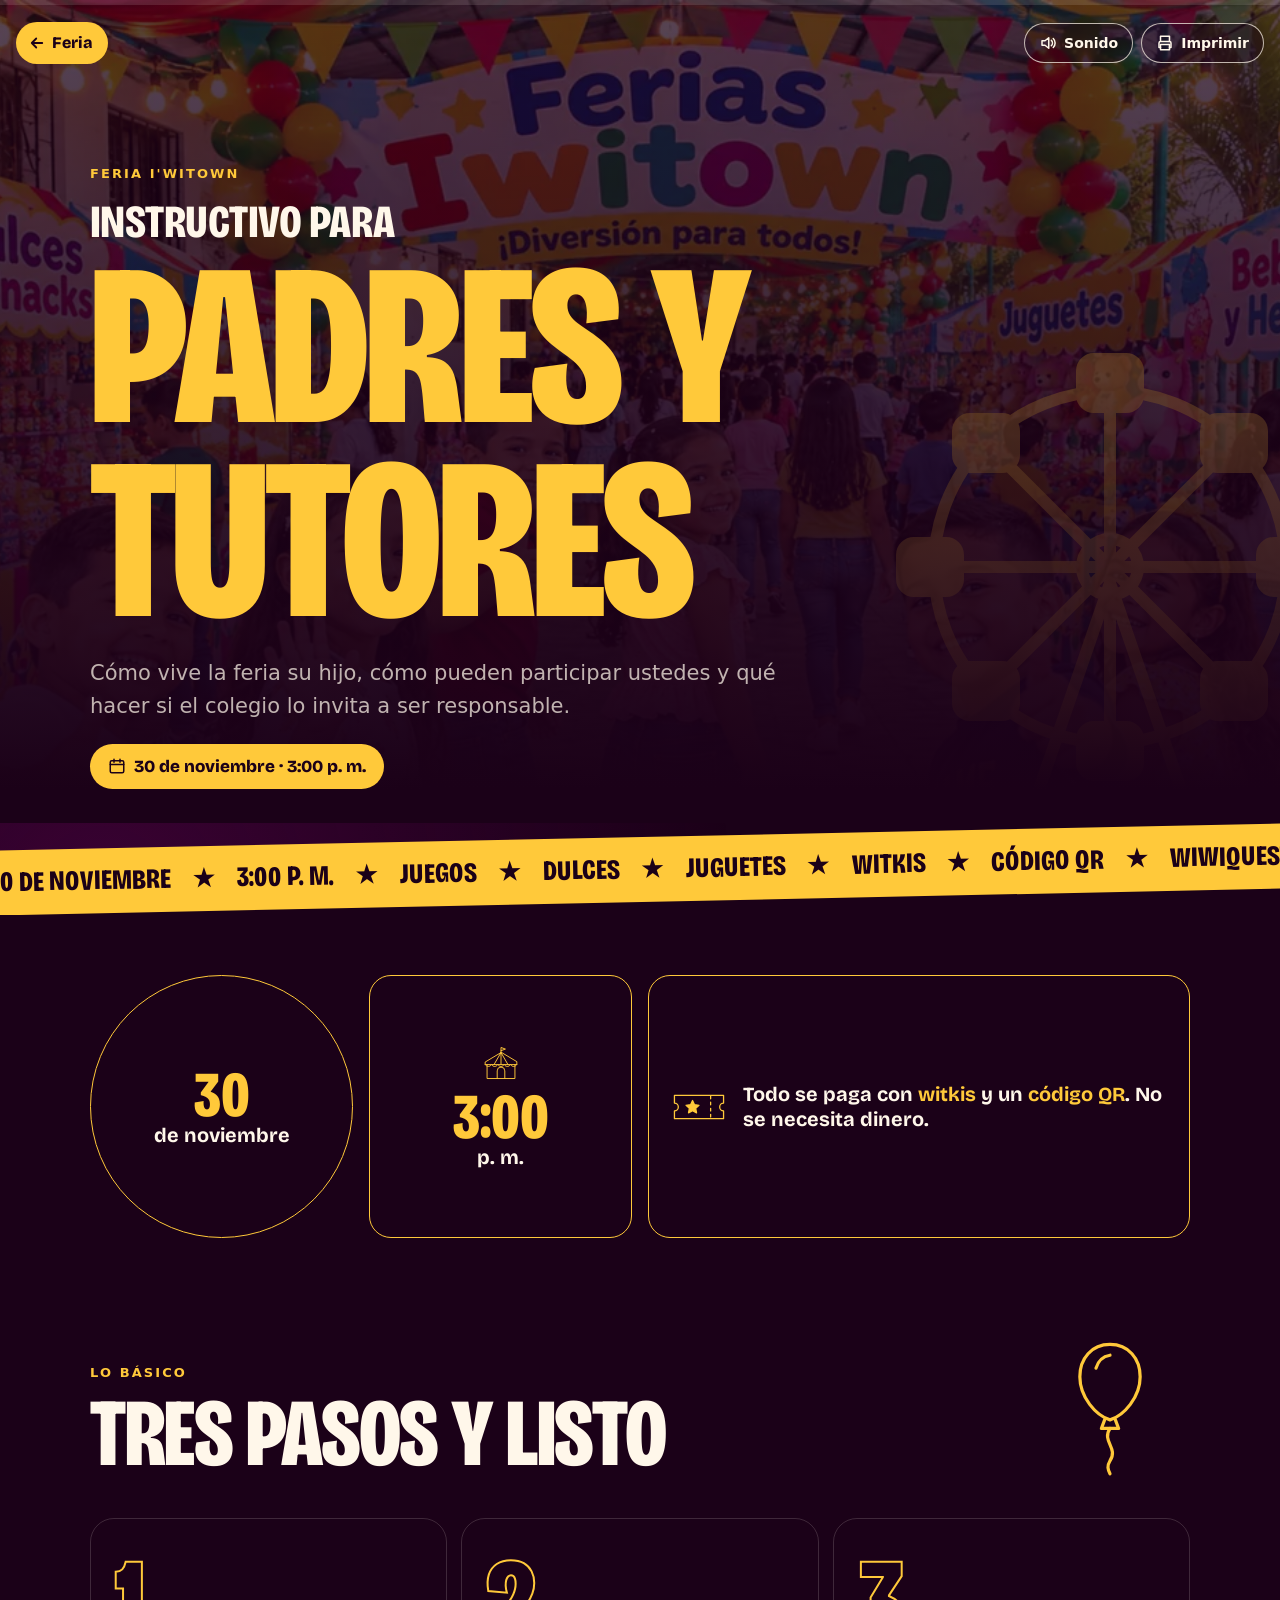
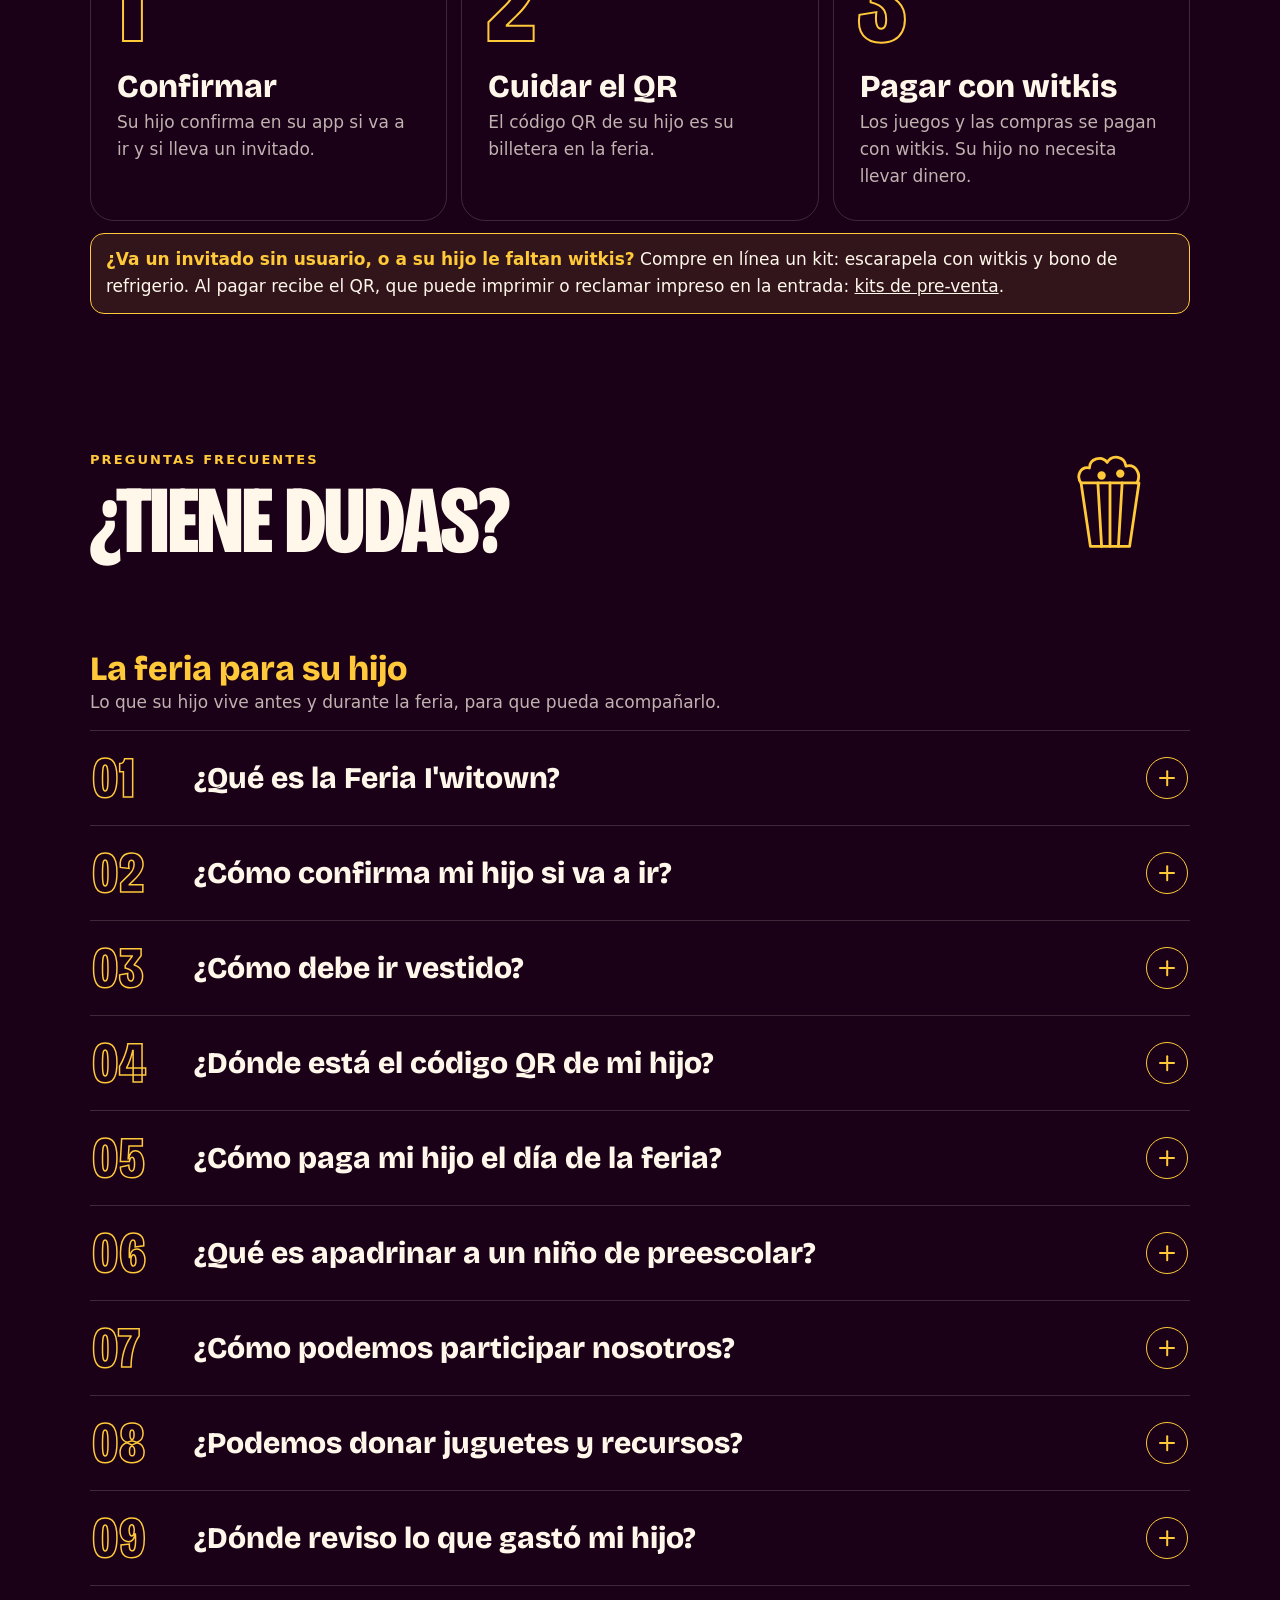
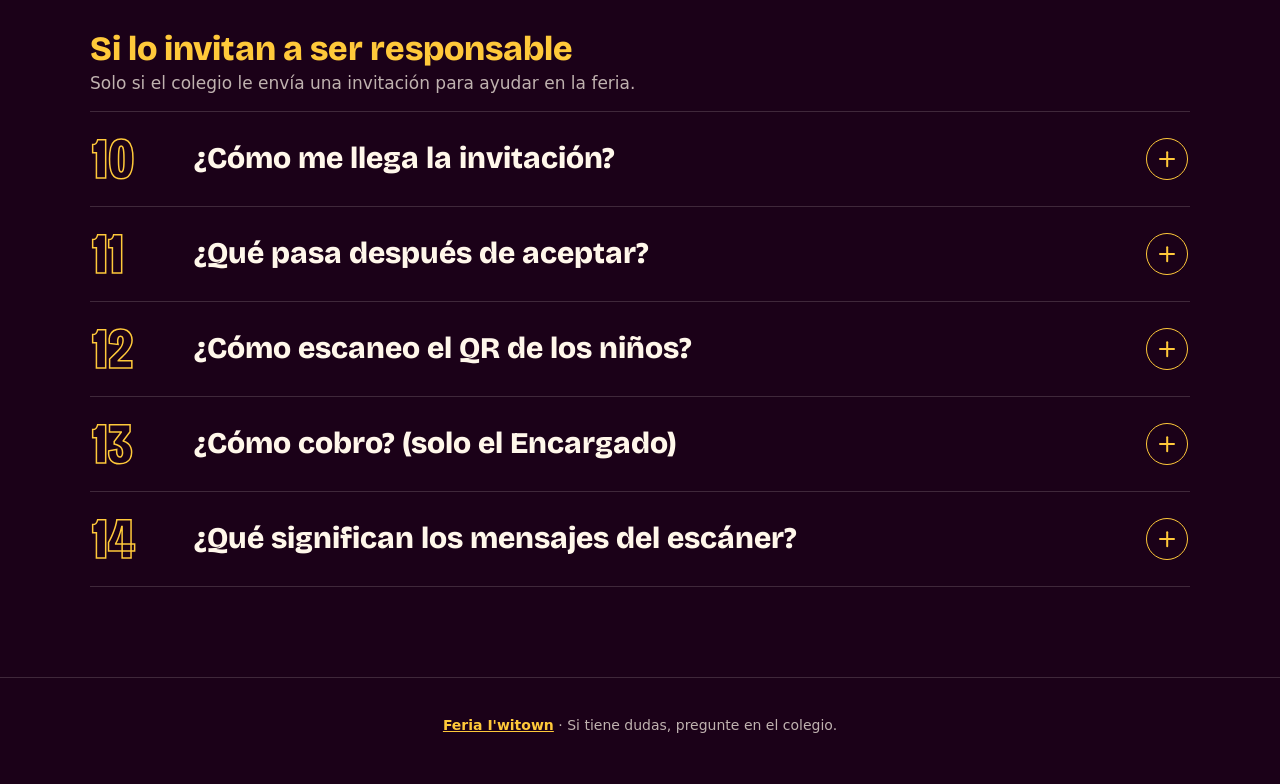
<file: feria/familias-uvuhma.html>
<!DOCTYPE html>
<html lang="es">
<head>
<meta charset="UTF-8">
<meta name="viewport" content="width=device-width, initial-scale=1">
<!-- Instructivo de la Feria I'witown para padres y tutores (Witutor). Se llega desde la portada
     de la feria (/feria) o con su link, que ya se compartió y NO se cambia.
     No sale en el menú de la landing ni en buscadores, y solo enlaza a /feria.

     Tiene dos partes: "Lo básico" (tres pasos) y "Preguntas frecuentes" (cada
     tema es una pregunta que se abre). Los id de las preguntas (#cobrar, ...)
     no se cambian: un link con ese final abre esa pregunta. -->
<meta name="robots" content="noindex, nofollow, noarchive">
<meta name="referrer" content="no-referrer">
<meta name="theme-color" content="#1B0118">
<title>Instructivo para padres y tutores · Feria I'witown</title>
<link rel="icon" href="/assets/img/favicon-32.png" sizes="32x32" type="image/png">
<link rel="apple-touch-icon" href="/assets/img/favicon-180.png" sizes="180x180">
<link rel="preload" as="image" href="/feria/img/llego-la-feria.webp">
<link rel="preload" as="font" type="font/woff2" href="/feria/fuentes/bricolage-grotesque.woff2" crossorigin>
<link rel="stylesheet" href="/feria/adultos.css?v=5">
<link rel="stylesheet" href="/feria/fiesta.css?v=1">
</head>
<body>

<div class="fa-avance" aria-hidden="true"><span></span></div>

<header class="fa-portada">
  <img src="/feria/img/llego-la-feria.webp" width="1200" height="598" alt="Niños felices entrando a la Feria I'witown">
  <svg class="fx-deco fa-deco-rueda fx-gira" aria-hidden="true"><use href="/feria/img/elementos.svg#rueda"/></svg>
  <div class="fa-top">
    <a class="fa-volver" href="/feria"><svg viewBox="0 0 24 24" fill="none" stroke="currentColor" stroke-width="2.4" stroke-linecap="round" stroke-linejoin="round" aria-hidden="true"><path d="M19 12H5M11 6l-6 6 6 6"/></svg> Feria</a>
    <span class="fa-top-botones">
      <!-- Los dos botones solo sirven con JavaScript: llegan ocultos y los muestra el .js -->
      <button type="button" class="fx-sonido" data-sonido aria-pressed="true" hidden><svg viewBox="0 0 24 24" fill="none" stroke="currentColor" stroke-width="2" stroke-linecap="round" stroke-linejoin="round" aria-hidden="true"><path d="M4 9v6h4l5 4V5L8 9Z"/><path class="fx-ondas" d="M16.5 8.5a5 5 0 0 1 0 7M19 6a8.5 8.5 0 0 1 0 12"/><path class="fx-raya" d="m17 9 5 6M22 9l-5 6"/></svg> <span data-sonido-txt>Sonido</span></button>
      <button type="button" class="fa-boton fa-imprimir" hidden><svg viewBox="0 0 24 24" fill="none" stroke="currentColor" stroke-width="2" stroke-linecap="round" stroke-linejoin="round" aria-hidden="true"><path d="M6 9V3h12v6M6 18H4v-6a2 2 0 0 1 2-2h12a2 2 0 0 1 2 2v6h-2"/><rect x="6" y="14" width="12" height="7"/></svg> <span>Imprimir</span></button>
    </span>
  </div>
  <div class="fa-portada-txt">
    <p class="fa-eyebrow"><a href="/feria">Feria I'witown</a></p>
    <h1><span class="fa-h1-sobre">Instructivo para</span> <span class="fa-h1-rol">padres y tutores</span></h1>
    <p class="lead" data-texto>Cómo vive la feria su hijo, cómo pueden participar ustedes y qué hacer si el colegio lo invita a ser responsable.</p>
    <span class="fa-fecha"><svg viewBox="0 0 24 24" fill="none" stroke="currentColor" stroke-width="2" stroke-linecap="round" stroke-linejoin="round" aria-hidden="true"><rect x="3" y="5" width="18" height="16" rx="2"/><path d="M3 10h18M8 3v4M16 3v4"/></svg> 30 de noviembre · 3:00 p. m.</span>
  </div>
</header>

<!-- Cinta en movimiento, la misma de la portada. Aquí es solo adorno (la fecha
     ya está arriba): va oculta a los lectores de pantalla. El texto se repite
     para que la cinta no se corte en pantallas grandes. -->
<div class="fa-cinta-caja" aria-hidden="true">
<div class="fa-cinta">
  <div class="fa-cinta-pista">
    <p>30 de noviembre <i>★</i> 3:00 p. m. <i>★</i> Juegos <i>★</i> Dulces <i>★</i> Juguetes <i>★</i> Witkis <i>★</i> Código QR <i>★</i> WiwiQuest <i>★</i> 30 de noviembre <i>★</i> 3:00 p. m. <i>★</i> Juegos <i>★</i> Dulces <i>★</i> Juguetes <i>★</i> Witkis <i>★</i> Código QR <i>★</i> WiwiQuest <i>★</i></p>
    <p>30 de noviembre <i>★</i> 3:00 p. m. <i>★</i> Juegos <i>★</i> Dulces <i>★</i> Juguetes <i>★</i> Witkis <i>★</i> Código QR <i>★</i> WiwiQuest <i>★</i> 30 de noviembre <i>★</i> 3:00 p. m. <i>★</i> Juegos <i>★</i> Dulces <i>★</i> Juguetes <i>★</i> Witkis <i>★</i> Código QR <i>★</i> WiwiQuest <i>★</i></p>
  </div>
</div>
</div>

<main class="fa-main">

  <!-- La feria en tres datos: un círculo, un cuadrado y un rectángulo. -->
  <section class="fa-seccion fa-datos" aria-label="La feria en tres datos">
    <ul class="fx-formas fa-anim">
      <li class="fx-forma fx-circulo"><span class="fx-forma-grande">30</span> de noviembre</li>
      <li class="fx-forma fx-cuadrado"><svg class="fx-deco " aria-hidden="true"><use href="/feria/img/elementos.svg#carpa"/></svg><span class="fx-forma-grande">3:00</span> p. m.</li>
      <li class="fx-forma fx-rect"><svg class="fx-deco " aria-hidden="true"><use href="/feria/img/elementos.svg#boleta"/></svg><span>Todo se paga con <b>witkis</b> y un <b>código QR</b>. No se necesita dinero.</span></li>
    </ul>
  </section>

  <section class="fa-seccion" id="basico" aria-labelledby="t-basico">
    <div class="fa-seccion-cab">
      <div>
        <p class="fa-sobre fa-anim">Lo básico</p>
        <h2 class="fa-h2" id="t-basico" data-texto>Tres pasos y listo</h2>
      </div>
      <svg class="fx-deco fa-deco-titulo fx-flota" aria-hidden="true"><use href="/feria/img/elementos.svg#globo"/></svg>
    </div>
    <ol class="fa-tres">
      <li class="fa-anim">
        <span class="fa-tres-num" aria-hidden="true">1</span>
        <h3>Confirmar</h3>
        <p>Su hijo confirma en su app si va a ir y si lleva un invitado.</p>
      </li>
      <li class="fa-anim">
        <span class="fa-tres-num" aria-hidden="true">2</span>
        <h3>Cuidar el QR</h3>
        <p>El código QR de su hijo es su billetera en la feria.</p>
      </li>
      <li class="fa-anim">
        <span class="fa-tres-num" aria-hidden="true">3</span>
        <h3>Pagar con witkis</h3>
        <p>Los juegos y las compras se pagan con witkis. Su hijo no necesita llevar dinero.</p>
      </li>
    </ol>
    <p class="fa-alerta fa-anim"><b>¿Va un invitado sin usuario, o a su hijo le faltan witkis?</b> Compre en línea un kit: escarapela con witkis y bono de refrigerio. Al pagar recibe el QR, que puede imprimir o reclamar impreso en la entrada: <a href="/feria/kits">kits de pre-venta</a>.</p>
  </section>

  <section class="fa-seccion" id="preguntas" aria-labelledby="t-preguntas">
    <div class="fa-seccion-cab">
      <div>
        <p class="fa-sobre fa-anim">Preguntas frecuentes</p>
        <h2 class="fa-h2" id="t-preguntas" data-texto>¿Tiene dudas?</h2>
      </div>
      <svg class="fx-deco fa-deco-titulo fx-flota fx-lento" aria-hidden="true"><use href="/feria/img/elementos.svg#palomitas"/></svg>
    </div>
    <h3 class="fa-grupo-t fa-anim">La feria para su hijo</h3>
    <p class="fa-grupo-txt fa-anim">Lo que su hijo vive antes y durante la feria, para que pueda acompañarlo.</p>
    <div class="fa-faqs">
      <details class="fa-faq fa-anim" id="que-es">
        <summary><span class="fa-faq-q">¿Qué es la Feria I'witown?</span><span class="fa-faq-mas" aria-hidden="true"></span></summary>
        <div class="fa-resp con-foto">
          <div class="fa-media"><div class="fx-foto"><img src="/feria/img/dia-magico.webp" width="1200" height="598" loading="lazy" alt="La feria llena de juguetes, dulces y palomitas"></div></div>
          <div class="fa-cuerpo">
            <p>Una feria en el colegio con actividades, juegos y puntos de venta (por ejemplo, la comida). Los niños pagan con <b>witkis</b>, la moneda de I'witown, usando su <b>código QR</b>.</p>
            <p><b>Fecha:</b> 30 de noviembre. Su hijo no necesita llevar dinero.</p>
          </div>
        </div>
      </details>
      <details class="fa-faq fa-anim" id="confirmar">
        <summary><span class="fa-faq-q">¿Cómo confirma mi hijo si va a ir?</span><span class="fa-faq-mas" aria-hidden="true"></span></summary>
        <div class="fa-resp con-foto">
          <div class="fa-media"><div class="fx-cel"><img src="/feria/img/confirma.webp" width="1200" height="598" loading="lazy" alt="Niños tocando Aceptar en la confirmación de asistencia"></div></div>
          <div class="fa-cuerpo">
            <span class="fa-tag">Paso 1</span>
            <ul>
              <li>En la app de su hijo aparece el botón <span class="fa-btn">Confirmar asistencia a la feria</span>.</li>
              <li>Su hijo elige <span class="fa-btn claro">Sí, llevo un invitado</span>, <span class="fa-btn claro">Sí, no llevo invitado</span> o <span class="fa-btn claro">No asistiré</span>.</li>
              <li>Puede llevar <b>máximo un invitado</b> (por ejemplo, usted u otro familiar).</li>
            </ul>
              <details class="fa-det"><summary><span class="ver">Ver detalle</span><span class="ocultar">Ocultar detalle</span></summary>
              <ul>
                <li>Puede <b>cambiar la respuesta hasta el día anterior</b>. El día de la feria ya no se puede cambiar.</li>
                <li>El botón solo aparece cuando el colegio ya puso la fecha de la feria.</li>
                <li>Ayúdele a decidir y a confirmar con tiempo: así el colegio sabe cuántas personas esperar.</li>
              </ul>
              </details>
          </div>
        </div>
      </details>
      <details class="fa-faq fa-anim" id="vestido">
        <summary><span class="fa-faq-q">¿Cómo debe ir vestido?</span><span class="fa-faq-mas" aria-hidden="true"></span></summary>
        <div class="fa-resp con-foto">
          <div class="fa-media"><div class="fx-foto"><img src="/feria/img/disfraces.webp" width="1200" height="598" loading="lazy" alt="Niños disfrazados celebrando en la feria"></div></div>
          <div class="fa-cuerpo">
            <p>Su hijo puede ir disfrazado o con la ropa que prefiera.</p>
          </div>
        </div>
      </details>
      <details class="fa-faq fa-anim" id="qr">
        <summary><span class="fa-faq-q">¿Dónde está el código QR de mi hijo?</span><span class="fa-faq-mas" aria-hidden="true"></span></summary>
        <div class="fa-resp con-foto">
          <div class="fa-media"><div class="fx-cel"><img src="/feria/img/qr-billetera.webp" width="1200" height="598" loading="lazy" alt="Una niña muestra su código QR para pagar"></div></div>
          <div class="fa-cuerpo">
            <span class="fa-tag">Paso 2</span>
            <ul>
              <li>Está en el <b>Perfil</b> de la app de su hijo, en la tarjeta <span class="fa-texto">Mi código QR</span>. El colegio también puede entregarlo impreso.</li>
              <li>Funciona como su «billetera» en la feria.</li>
            </ul>
              <details class="fa-det"><summary><span class="ver">Ver detalle</span><span class="ocultar">Ocultar detalle</span></summary>
              <div class="fa-alerta">Explíquele que <b>no lo comparta</b> ni lo muestre a otras personas fuera de la feria.</div>
              <p><b>Si lo pierde</b>, avise al colegio para que le generen uno nuevo; el anterior deja de servir.</p>
              </details>
          </div>
        </div>
      </details>
      <details class="fa-faq fa-anim" id="dia">
        <summary><span class="fa-faq-q">¿Cómo paga mi hijo el día de la feria?</span><span class="fa-faq-mas" aria-hidden="true"></span></summary>
        <div class="fa-resp con-foto">
          <div class="fa-media"><div class="fx-foto"><img src="/feria/img/juegos.webp" width="1200" height="598" loading="lazy" alt="Niños en la zona de juegos de la feria"></div></div>
          <div class="fa-cuerpo">
            <span class="fa-tag">Paso 3</span>
            <ul>
              <li>En cada <b>actividad</b> su hijo muestra el QR al <b>Encargado</b>, que le cobra el precio fijo en witkis.</li>
              <li>En los <b>puntos de venta</b> se le cobran los productos que elija.</li>
              <li><b>Se paga cada vez que participa:</b> si repite una actividad, paga de nuevo.</li>
            </ul>
              <details class="fa-det"><summary><span class="ver">Ver detalle</span><span class="ocultar">Ocultar detalle</span></summary>
              <ul>
                <li>Si no tiene saldo suficiente, <b>no se le cobra nada</b> y no puede hacer esa actividad.</li>
                <li>Su hijo ve su saldo en <b>su cuenta</b> de la app. En la entrada y durante la feria, los <b>Asesores</b> y <b>Anfitriones</b> le dicen su saldo.</li>
                <li><b>Si se queda sin witkis</b>, puede ir a la actividad de <b>WiwiQuest</b>, donde gana más witkis para seguir participando.</li>
              </ul>
              <div class="fa-alerta"><b>Un cobro hecho es definitivo:</b> no se devuelve.</div>
              <div class="fa-nota">Converse antes con su hijo sobre <b>cuántos witkis tiene y en qué quiere gastarlos</b>. Es una buena oportunidad para practicar educación financiera.</div>
              </details>
          </div>
        </div>
      </details>
      <details class="fa-faq fa-anim" id="apadrinar">
        <summary><span class="fa-faq-q">¿Qué es apadrinar a un niño de preescolar?</span><span class="fa-faq-mas" aria-hidden="true"></span></summary>
        <div class="fa-resp con-foto">
          <div class="fa-media"><div class="fx-foto"><img src="/feria/img/apadrina.webp" width="1200" height="598" loading="lazy" alt="Niños grandes acompañan de la mano a niños de preescolar"></div></div>
          <div class="fa-cuerpo">
            <p>Su hijo puede <b>acompañar a un niño de preescolar</b> durante la feria: ayudarle a recorrerla y que también se divierta.</p>
          </div>
        </div>
      </details>
      <details class="fa-faq fa-anim" id="participar">
        <summary><span class="fa-faq-q">¿Cómo podemos participar nosotros?</span><span class="fa-faq-mas" aria-hidden="true"></span></summary>
        <div class="fa-resp con-foto">
          <div class="fa-media"><div class="fx-foto"><img src="/feria/img/papas.webp" width="1200" height="742" loading="lazy" alt="Un niño pide a sus papás que le ayuden en la feria y ellos aceptan"></div></div>
          <div class="fa-cuerpo">
            <p>Su hijo le pedirá que participe. Ustedes pueden:</p>
            <ul>
              <li><b>Ganar witkis.</b></li>
              <li><b>Transferirle witkis</b> a su hijo.</li>
              <li><b>Ayudar en la feria:</b> ventas, asesorías y más (el colegio le enviará una invitación).</li>
              <li><b>Donar</b> juguetes, artículos o recursos.</li>
            </ul>
          </div>
        </div>
      </details>
      <details class="fa-faq fa-anim" id="donacion">
        <summary><span class="fa-faq-q">¿Podemos donar juguetes y recursos?</span><span class="fa-faq-mas" aria-hidden="true"></span></summary>
        <div class="fa-resp con-foto">
          <div class="fa-media"><div class="fx-foto"><img src="/feria/img/donacion.webp" width="1200" height="598" loading="lazy" alt="Familias entregan juguetes en la mesa de donación del colegio"></div></div>
          <div class="fa-cuerpo">
            <p>El colegio recibe juguetes, artículos y recursos para la feria. <b>El gran ejemplo de la educación empieza en casa.</b></p>
          </div>
        </div>
      </details>
      <details class="fa-faq fa-anim" id="gastos">
        <summary><span class="fa-faq-q">¿Dónde reviso lo que gastó mi hijo?</span><span class="fa-faq-mas" aria-hidden="true"></span></summary>
        <div class="fa-resp">
          <div class="fa-cuerpo">
            <p>Cada cobro queda en los <b>Movimientos</b> de su hijo, por ejemplo <span class="fa-texto">Feria I'witown: Bolos</span> o <span class="fa-texto">Feria I'witown: Comidas (2 Empanada, 1 Jugo)</span>.</p>
          </div>
        </div>
      </details>
    </div>
    <h3 class="fa-grupo-t fa-anim">Si lo invitan a ser responsable</h3>
    <p class="fa-grupo-txt fa-anim">Solo si el colegio le envía una invitación para ayudar en la feria.</p>
    <div class="fa-faqs">
      <details class="fa-faq fa-anim" id="invitacion">
        <summary><span class="fa-faq-q">¿Cómo me llega la invitación?</span><span class="fa-faq-mas" aria-hidden="true"></span></summary>
        <div class="fa-resp">
          <div class="fa-cuerpo">
            <ol class="fa-pasos">
              <li>Le llega una <b>notificación</b>: <span class="fa-texto">Invitación a la Feria I'witown</span>, con su rol, la actividad, el espacio, la fecha y el lugar.</li>
              <li>Al tocarla se abre <span class="fa-texto">¿Aceptar invitación?</span> con todos los detalles.</li>
              <li>Elija <span class="fa-btn">Aceptar</span> o <span class="fa-btn claro">Rechazar</span>.</li>
            </ol>
              <details class="fa-det"><summary><span class="ver">Ver detalle</span><span class="ocultar">Ocultar detalle</span></summary>
              <ul>
                <li>Si rechaza, el colegio recibe un aviso y puede invitar a otra persona.</li>
                <li>Si el colegio cambia su rol o su actividad, le llega un aviso y una <b>invitación nueva</b> que debe aceptar otra vez.</li>
              </ul>
              </details>
          </div>
        </div>
      </details>
      <details class="fa-faq fa-anim" id="aceptar">
        <summary><span class="fa-faq-q">¿Qué pasa después de aceptar?</span><span class="fa-faq-mas" aria-hidden="true"></span></summary>
        <div class="fa-resp">
          <div class="fa-cuerpo">
            <p>En el menú de Witutor aparece <span class="fa-texto">Feria I'witown</span> con:</p>
            <ul>
              <li><b>Datos de la feria:</b> fecha, lugar y cómo se cobra.</li>
              <li><b>Su participación:</b> su rol, actividad, espacio y responsabilidades.</li>
              <li><b>Su cronograma:</b> las tareas y horarios que le corresponden.</li>
              <li><b>El documento de la feria:</b> en «Equipo y responsabilidades» primero aparece lo suyo y con el botón <span class="fa-btn claro">Ver otros</span> puede ver a los demás responsables.</li>
            </ul>
              <details class="fa-det"><summary><span class="ver">Ver detalle</span><span class="ocultar">Ocultar detalle</span></summary>
              <p><b>Roles posibles:</b> Encargado, Apoyo, Asesores, Anfitriones y Colaboradores. <b>Solo el Encargado puede cobrar.</b></p>
              <div class="fa-alerta"><b>Si ya no puede participar</b> después de aceptar, avise al colegio para que asigne a otra persona. Desde la app no es posible retirarse.</div>
              </details>
          </div>
        </div>
      </details>
      <details class="fa-faq fa-anim" id="escanear">
        <summary><span class="fa-faq-q">¿Cómo escaneo el QR de los niños?</span><span class="fa-faq-mas" aria-hidden="true"></span></summary>
        <div class="fa-resp con-foto">
          <div class="fa-media"><div class="fx-cel"><img src="/feria/img/qr-billetera.webp" width="1200" height="598" loading="lazy" alt="Un responsable escanea el código QR que una niña muestra en su celular"></div></div>
          <div class="fa-cuerpo">
            <ol class="fa-pasos">
              <li>En <span class="fa-texto">Feria I'witown</span> toque <span class="fa-btn">Escanear QR</span> (arriba a la derecha).</li>
              <li>Permita la cámara y apunte al código QR del estudiante.</li>
              <li>Verá su foto, nombre, curso y <b>saldo</b>.</li>
            </ol>
              <details class="fa-det"><summary><span class="ver">Ver detalle</span><span class="ocultar">Ocultar detalle</span></summary>
              <ul>
                <li><b>Escanear funciona cualquier día</b>, por ejemplo para probar. Si no es el día de la feria o su rol no cobra, solo verá los datos del estudiante.</li>
                <li><b>Asesores y Anfitriones:</b> usen el escáner en la <b>entrada</b> y <b>durante la feria</b> para decirle a cada niño cuánto saldo tiene y ayudarle a decidir qué puede hacer.</li>
              </ul>
              </details>
          </div>
        </div>
      </details>
      <details class="fa-faq fa-anim" id="cobrar">
        <summary><span class="fa-faq-q">¿Cómo cobro? (solo el Encargado)</span><span class="fa-faq-mas" aria-hidden="true"></span></summary>
        <div class="fa-resp con-foto">
          <div class="fa-media"><div class="fx-foto"><img src="/feria/img/compras.webp" width="1200" height="598" loading="lazy" alt="Un encargado cobra palomitas de maíz escaneando el QR de una niña"></div></div>
          <div class="fa-cuerpo">
                    <p>Solo <b>el día de la feria</b> y en <b>sus actividades o puntos de venta</b> con precio.</p>
                    <ol class="fa-pasos">
                      <li>Escanee el QR del niño.</li>
                      <li><b>Actividad:</b> el precio ya está fijo. <b>Punto de venta:</b> elija los productos con <b>–</b> y <b>+</b>.</li>
                      <li>Toque <span class="fa-btn">Cobrar N witkis</span> y confirme con <span class="fa-btn">Sí, cobrar</span>.</li>
                      <li>Verá <span class="fa-texto">Cobro hecho</span> y el nuevo saldo. Luego <span class="fa-btn claro">Escanear otro</span>.</li>
                    </ol>
                    <div class="fa-alerta"><b>Un cobro hecho es definitivo:</b> no se devuelve. Confirme bien antes de tocar «Sí, cobrar».</div>
                      <details class="fa-det"><summary><span class="ver">Ver detalle</span><span class="ocultar">Ocultar detalle</span></summary>
                      <h3>Ejemplo en un punto de venta</h3>
                      <div class="fx-cel fx-cel--alto">
            <div class="fa-pantalla" aria-hidden="true">
                        <div class="cab">Comidas</div>
                        <div class="fila"><span>Empanada · 3 witkis</span><span class="cant"><span>−</span>2<span>+</span></span></div>
                        <div class="fila"><span>Jugo · 2 witkis</span><span class="cant"><span>−</span>1<span>+</span></span></div>
                        <div class="tot">Total: 8 witkis</div>
                      </div>
            </div>
                      <h3>Tenga en cuenta</h3>
                      <ul>
                        <li>Si tiene varias actividades, primero elija cuál está cobrando.</li>
                        <li>El precio es fijo: no se puede escribir otro valor.</li>
                        <li>Si el niño <b>no tiene saldo suficiente</b>, el cobro no se hace y aparece un aviso.</li>
                        <li>Si toca dos veces sin querer, <b>no se cobra doble</b>.</li>
                        <li><b>Se cobra cada vez que el niño participa.</b> Si repite la actividad, escanee y cobre otra vez; por eso, escanee solo cuando va a participar.</li>
                        <li>Si un cobro falla por la señal, toque <span class="fa-btn claro">Reintentar cobro</span>: si ya se había hecho, no se cobra otra vez.</li>
                        <li><b>El Encargado de una tienda solo atiende esa tienda:</b> no puede ser Encargado de otra tienda ni de actividades.</li>
                      </ul>
                      </details>
          </div>
        </div>
      </details>
      <details class="fa-faq fa-anim" id="mensajes">
        <summary><span class="fa-faq-q">¿Qué significan los mensajes del escáner?</span><span class="fa-faq-mas" aria-hidden="true"></span></summary>
        <div class="fa-resp">
          <div class="fa-cuerpo">
            <p>Qué significa cada aviso que puede aparecer en el escáner y qué hacer.</p>
              <details class="fa-det"><summary><span class="ver">Ver detalle</span><span class="ocultar">Ocultar detalle</span></summary>
              <ul class="fa-lista">
                <li><span class="t">Solo el Encargado puede cobrar</span>Su rol no es Encargado: usted solo puede ver los datos del estudiante.</li>
                <li><span class="t">El cobro se activa el día de la feria</span>Todavía no es el día de la feria: ese día podrá cobrar.</li>
                <li><span class="t">La actividad o el punto de venta no tiene precio</span>Su actividad o punto de venta todavía no tiene precio en witkis. Avise al colegio.</li>
                <li><span class="t">Saldo insuficiente</span>El niño no tiene witkis suficientes. No se le cobró nada.</li>
                <li><span class="t">El QR no es válido o fue renovado</span>El niño tiene un código viejo: debe mostrar el nuevo que aparece en su Perfil.</li>
                <li><span class="t">No es responsable de este estudiante</span>El niño es de otro colegio, o su invitación cambió. Consulte con el colegio.</li>
              </ul>
              </details>
          </div>
        </div>
      </details>
    </div>
  </section>

</main>

<footer class="fa-pie">
  <p><a href="/feria">Feria I'witown</a> · Si tiene dudas, pregunte en el colegio.</p>
</footer>

<script src="/feria/fiesta.js?v=1"></script>
<script src="/feria/adultos.js?v=5"></script>
</body>
</html>
</file>
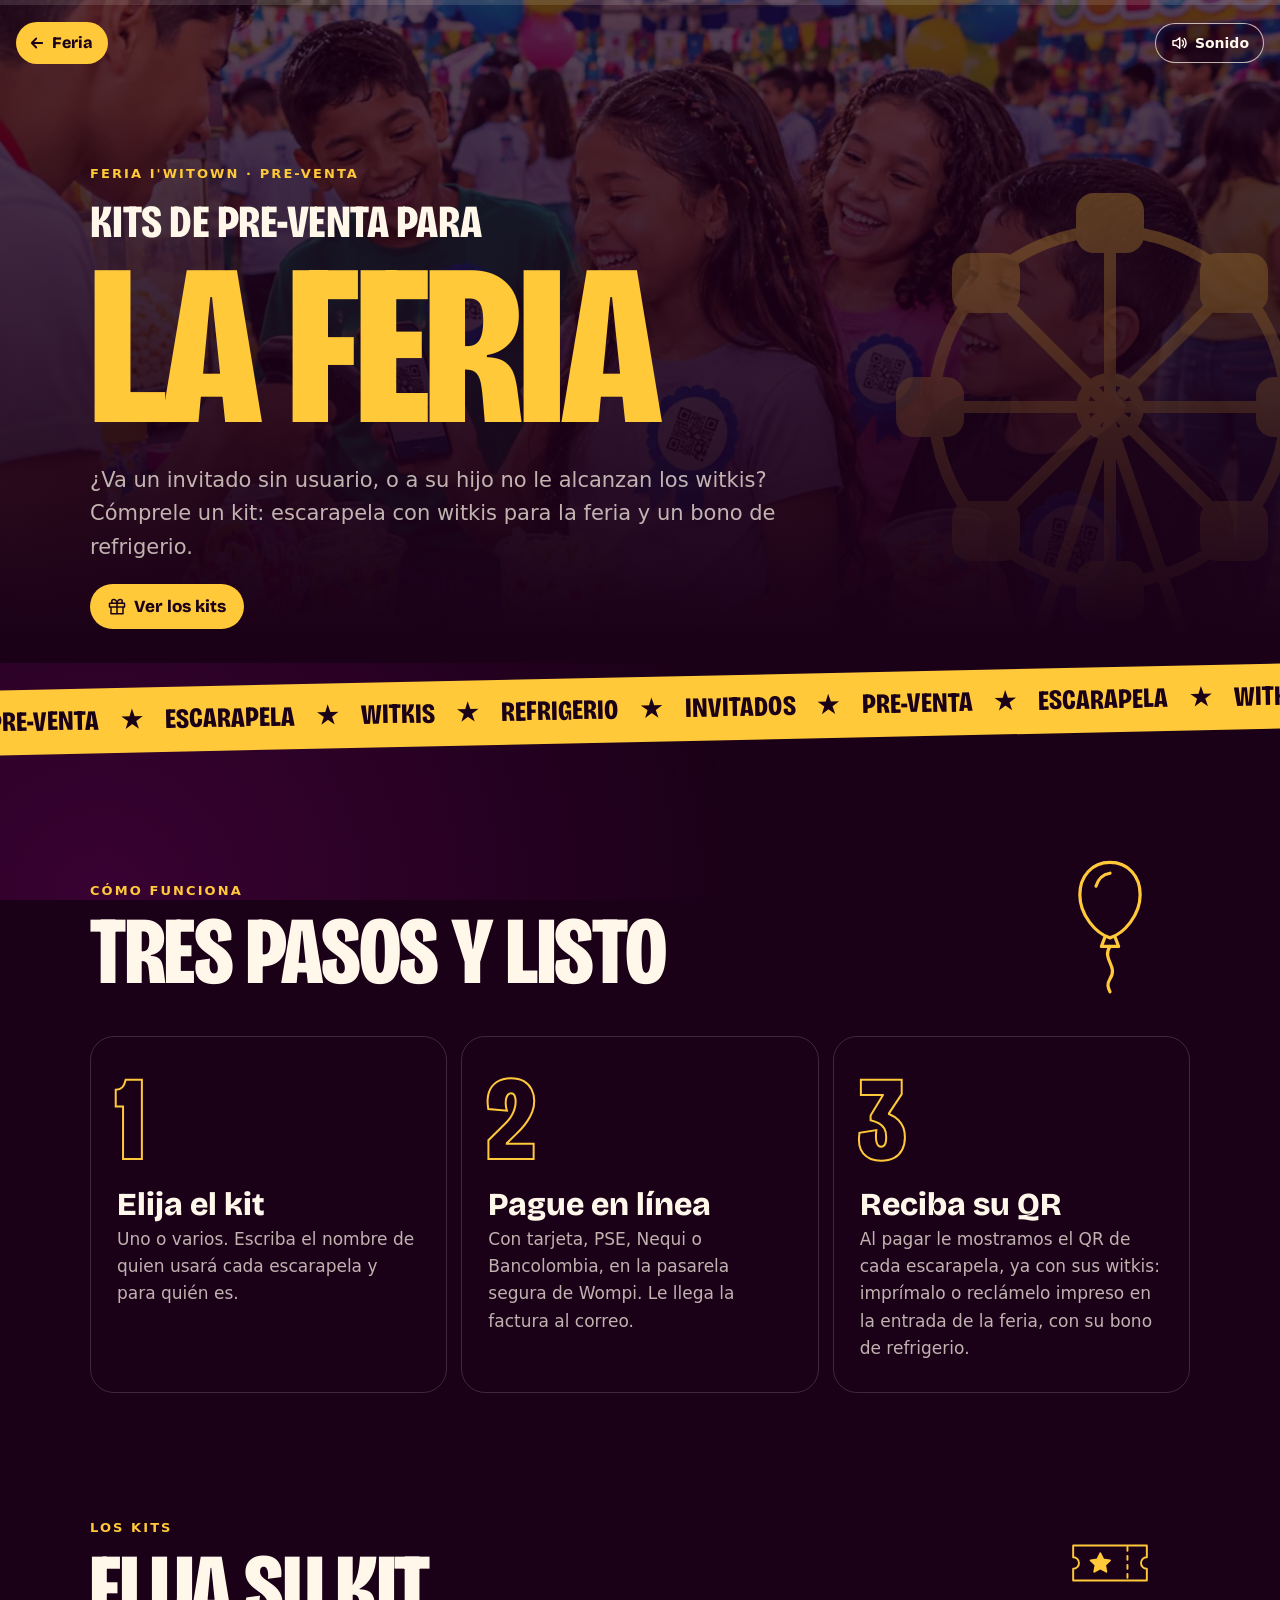
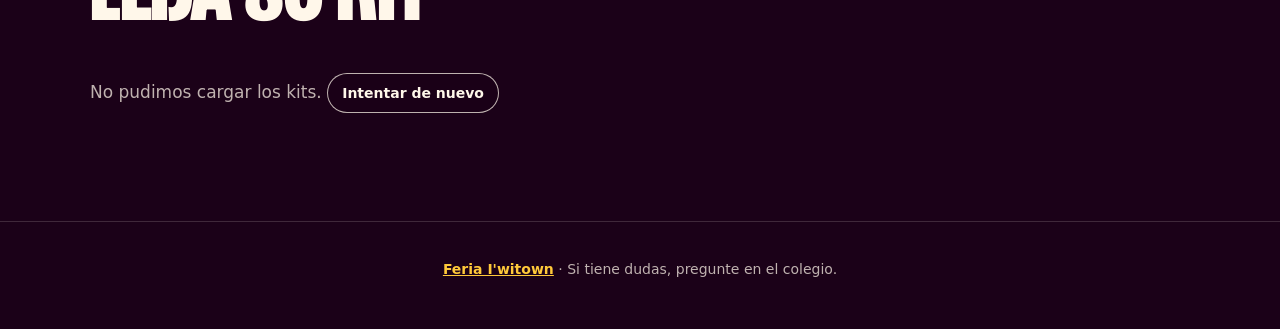
<file: feria/kits.html>
<!DOCTYPE html>
<html lang="es">
<head>
<meta charset="UTF-8">
<meta name="viewport" content="width=device-width, initial-scale=1">
<!-- ┌──────────────────────────────────────────────────────────────────────┐
     │ Kits de pre-venta para la Feria I'witown (/feria/kits; /feria/donar  │
     │ redirige aquí). Es el link que se comparte por WhatsApp: el papá     │
     │ elige uno o varios kits (escarapela con witkis + bono de refrigerio),│
     │ escribe para quién es cada uno y paga con el Wompi de i'Witown. Al   │
     │ aprobarse, la página muestra el QR y el número de cada escarapela:   │
     │ la imprime o la reclama impresa en la entrada de la feria.           │
     │                                                                      │
     │ Lo que se cambia está aquí:                                          │
     │  · Kits, precios y witkis .. NO van aquí: Firestore,                 │
     │                              WitGeneral/FeriaKits (los manda el      │
     │                              servidor; witkis = tienda de witutor).  │
     │  · Abrir / cerrar .......... el mismo documento (activo).            │
     │  · Servidor ................ data-api del <body> (en localhost se    │
     │                              usa el backend local :5001).            │
     │                                                                      │
     │ Reglas: diseño de los instructivos (adultos.css y fiesta.css) +      │
     │ kits.css. Fuera de buscadores. Sin JavaScript no se puede pagar.     │
     └──────────────────────────────────────────────────────────────────────┘ -->
<meta name="robots" content="noindex, nofollow, noarchive">
<meta name="referrer" content="no-referrer">
<meta name="theme-color" content="#1B0118">
<title>Kits de pre-venta · Feria I'witown</title>
<meta name="description" content="Compre en línea un kit para la Feria I'witown: escarapela con witkis y refrigerio, para un invitado o un hijo al que le faltan witkis.">
<link rel="icon" href="/assets/img/favicon-32.png" sizes="32x32" type="image/png">
<link rel="apple-touch-icon" href="/assets/img/favicon-180.png" sizes="180x180">
<link rel="preload" as="image" href="/feria/img/qr-billetera.webp">
<link rel="preload" as="font" type="font/woff2" href="/feria/fuentes/bricolage-grotesque.woff2" crossorigin>
<link rel="stylesheet" href="/feria/adultos.css?v=5">
<link rel="stylesheet" href="/feria/fiesta.css?v=1">
<link rel="stylesheet" href="/feria/kits.css?v=1">
</head>
<body data-api="https://witown-be-405433677445.us-central1.run.app">

<div class="fa-avance" aria-hidden="true"><span></span></div>

<header class="fa-portada">
  <img src="/feria/img/qr-billetera.webp" width="1200" height="598" alt="Escarapela con código QR de la Feria I'witown">
  <svg class="fx-deco fa-deco-rueda fx-gira" aria-hidden="true"><use href="/feria/img/elementos.svg#rueda"/></svg>
  <div class="fa-top">
    <a class="fa-volver" href="/feria"><svg viewBox="0 0 24 24" fill="none" stroke="currentColor" stroke-width="2.4" stroke-linecap="round" stroke-linejoin="round" aria-hidden="true"><path d="M19 12H5M11 6l-6 6 6 6"/></svg> Feria</a>
    <span class="fa-top-botones">
      <button type="button" class="fx-sonido" data-sonido aria-pressed="true" hidden><svg viewBox="0 0 24 24" fill="none" stroke="currentColor" stroke-width="2" stroke-linecap="round" stroke-linejoin="round" aria-hidden="true"><path d="M4 9v6h4l5 4V5L8 9Z"/><path class="fx-ondas" d="M16.5 8.5a5 5 0 0 1 0 7M19 6a8.5 8.5 0 0 1 0 12"/><path class="fx-raya" d="m17 9 5 6M22 9l-5 6"/></svg> <span data-sonido-txt>Sonido</span></button>
    </span>
  </div>
  <div class="fa-portada-txt">
    <p class="fa-eyebrow"><a href="/feria">Feria I'witown</a> · Pre-venta</p>
    <h1><span class="fa-h1-sobre">Kits de pre-venta para</span> <span class="fa-h1-rol">la feria</span></h1>
    <p class="lead">¿Va un invitado sin usuario, o a su hijo no le alcanzan los witkis? Cómprele un kit: escarapela con witkis para la feria y un bono de refrigerio<span data-colegio></span>.</p>
    <a class="fa-fecha dn-ir" href="/feria/kits#kits" data-ir><svg viewBox="0 0 24 24" fill="none" stroke="currentColor" stroke-width="2" stroke-linecap="round" stroke-linejoin="round" aria-hidden="true"><path d="M20 12v9H4v-9M2 7h20v5H2zM12 21V7M12 7H7.5a2.5 2.5 0 0 1 0-5C11 2 12 7 12 7ZM12 7h4.5a2.5 2.5 0 0 0 0-5C13 2 12 7 12 7Z"/></svg> Ver los kits</a>
  </div>
</header>

<div class="fa-cinta-caja" aria-hidden="true">
<div class="fa-cinta">
  <div class="fa-cinta-pista">
    <p>Pre-venta <i>★</i> Escarapela <i>★</i> Witkis <i>★</i> Refrigerio <i>★</i> Invitados <i>★</i> Pre-venta <i>★</i> Escarapela <i>★</i> Witkis <i>★</i> Refrigerio <i>★</i> Invitados <i>★</i></p>
    <p>Pre-venta <i>★</i> Escarapela <i>★</i> Witkis <i>★</i> Refrigerio <i>★</i> Invitados <i>★</i> Pre-venta <i>★</i> Escarapela <i>★</i> Witkis <i>★</i> Refrigerio <i>★</i> Invitados <i>★</i></p>
  </div>
</div>
</div>

<main class="fa-main">

  <!-- Resultado del pago: aparece al volver de Wompi (?ref=...). Lo llena kits.js. -->
  <section class="fa-seccion dn-resultado" id="resultado" aria-live="polite" hidden></section>

  <section class="fa-seccion" id="basico" aria-labelledby="t-basico">
    <div class="fa-seccion-cab">
      <div>
        <p class="fa-sobre fa-anim">Cómo funciona</p>
        <h2 class="fa-h2" id="t-basico" data-texto>Tres pasos y listo</h2>
      </div>
      <svg class="fx-deco fa-deco-titulo fx-flota" aria-hidden="true"><use href="/feria/img/elementos.svg#globo"/></svg>
    </div>
    <ol class="fa-tres">
      <li class="fa-anim">
        <span class="fa-tres-num" aria-hidden="true">1</span>
        <h3>Elija el kit</h3>
        <p>Uno o varios. Escriba el nombre de quien usará cada escarapela y para quién es.</p>
      </li>
      <li class="fa-anim">
        <span class="fa-tres-num" aria-hidden="true">2</span>
        <h3>Pague en línea</h3>
        <p>Con tarjeta, PSE, Nequi o Bancolombia, en la pasarela segura de Wompi. Le llega la factura al correo.</p>
      </li>
      <li class="fa-anim">
        <span class="fa-tres-num" aria-hidden="true">3</span>
        <h3>Reciba su QR</h3>
        <p>Al pagar le mostramos el QR de cada escarapela, ya con sus witkis: imprímalo o reclámelo impreso en la entrada de la feria, con su bono de refrigerio.</p>
      </li>
    </ol>
  </section>

  <section class="fa-seccion" id="kits" aria-labelledby="t-kits">
    <div class="fa-seccion-cab">
      <div>
        <p class="fa-sobre fa-anim">Los kits</p>
        <h2 class="fa-h2" id="t-kits" data-texto>Elija su kit</h2>
      </div>
      <svg class="fx-deco fa-deco-titulo fx-flota fx-lento" aria-hidden="true"><use href="/feria/img/elementos.svg#boleta"/></svg>
    </div>
    <noscript><p class="fa-alerta">Para comprar en línea necesita tener JavaScript activado en su navegador.</p></noscript>
    <p class="dn-estado" data-estado>Cargando los kits…</p>
    <ul class="dn-grilla" data-grilla></ul>
    <p class="dn-nota" data-nota hidden></p>
  </section>

  <section class="fa-seccion" id="escarapelas" aria-labelledby="t-escarapelas" hidden data-seccion-lineas>
    <div class="fa-seccion-cab">
      <div>
        <p class="fa-sobre fa-anim">Sus escarapelas</p>
        <h2 class="fa-h2" id="t-escarapelas">¿Para quién?</h2>
      </div>
    </div>
    <p class="dn-ayuda">Una escarapela por kit. El nombre va en la escarapela.</p>
    <ol class="dn-lineas" data-lineas></ol>
  </section>


  <section class="fa-seccion" id="datos" aria-labelledby="t-datos" hidden data-seccion-datos>
    <div class="fa-seccion-cab">
      <div>
        <p class="fa-sobre fa-anim">Sus datos</p>
        <h2 class="fa-h2" id="t-datos" data-texto>Para la factura</h2>
      </div>
      <svg class="fx-deco fa-deco-titulo fx-flota" aria-hidden="true"><use href="/feria/img/elementos.svg#palomitas"/></svg>
    </div>

    <form class="dn-form" data-form novalidate>
      <div class="dn-resumen" data-resumen></div>

      <fieldset class="dn-grupo">
        <legend>Datos de facturación</legend>
        <label class="dn-campo">
          <span>Tipo de documento</span>
          <select name="tipo_documento" required>
            <option value="CC">Cédula de ciudadanía</option>
            <option value="CE">Cédula de extranjería</option>
            <option value="PA">Pasaporte</option>
            <option value="TI">Tarjeta de identidad</option>
          </select>
        </label>
        <label class="dn-campo"><span>Número de documento</span><input name="num_documento" required maxlength="20" inputmode="numeric" autocomplete="off"></label>
        <label class="dn-campo"><span>Nombres</span><input name="nombres" required maxlength="80" autocomplete="given-name"></label>
        <label class="dn-campo"><span>Apellidos</span><input name="apellidos" required maxlength="80" autocomplete="family-name"></label>
        <label class="dn-campo"><span>Correo (aquí llega la factura)</span><input name="email" type="email" required maxlength="120" autocomplete="email"></label>
        <label class="dn-campo"><span>Celular <em>(opcional)</em></span><input name="telefono" type="tel" maxlength="20" autocomplete="tel"></label>
        <label class="dn-campo dn-campo--ancho"><span>Dirección</span><input name="direccion" required maxlength="160" autocomplete="street-address"></label>
        <label class="dn-campo"><span>Ciudad</span><input name="ciudad" required maxlength="80" autocomplete="address-level2"></label>
        <label class="dn-campo"><span>Departamento</span><input name="departamento" required maxlength="80" autocomplete="address-level1"></label>
      </fieldset>

      <!-- Trampa anti-spam: una persona no la ve ni la llena. -->
      <label class="dn-trampa" aria-hidden="true">Sitio web <input name="sitio_web" tabindex="-1" autocomplete="off"></label>

      <label class="dn-check"><input type="checkbox" name="acepta_aviso" required> <span data-aviso>Es una compra de pre-venta: el dinero no se devuelve.</span></label>
      <label class="dn-check"><input type="checkbox" name="acepta_datos" required> <span>Autorizo el tratamiento de mis datos para facturar esta compra, según la <a href="https://politicas.iwitown.com/" target="_blank" rel="noopener">política de datos</a>.</span></label>

      <p class="dn-error" data-error role="alert" hidden></p>
      <button type="submit" class="dn-pagar" data-pagar>Pagar con Wompi</button>
      <p class="dn-seguro">Será llevado a la pasarela segura de Wompi para pagar.</p>
    </form>
  </section>

</main>

<!-- La barra con el total: aparece al elegir el primer kit. -->
<div class="dn-barra" data-barra hidden>
  <p><span data-barra-cant></span><b data-barra-total></b></p>
  <a class="dn-barra-btn" href="/feria/kits#escarapelas" data-barra-btn>Continuar</a>
</div>

<footer class="fa-pie">
  <p><a href="/feria">Feria I'witown</a> · Si tiene dudas, pregunte en el colegio.</p>
</footer>

<script src="/feria/fiesta.js?v=1"></script>
<script src="/feria/adultos.js?v=5"></script>
<script src="/feria/kits.js?v=3"></script>
</body>
</html>
</file>
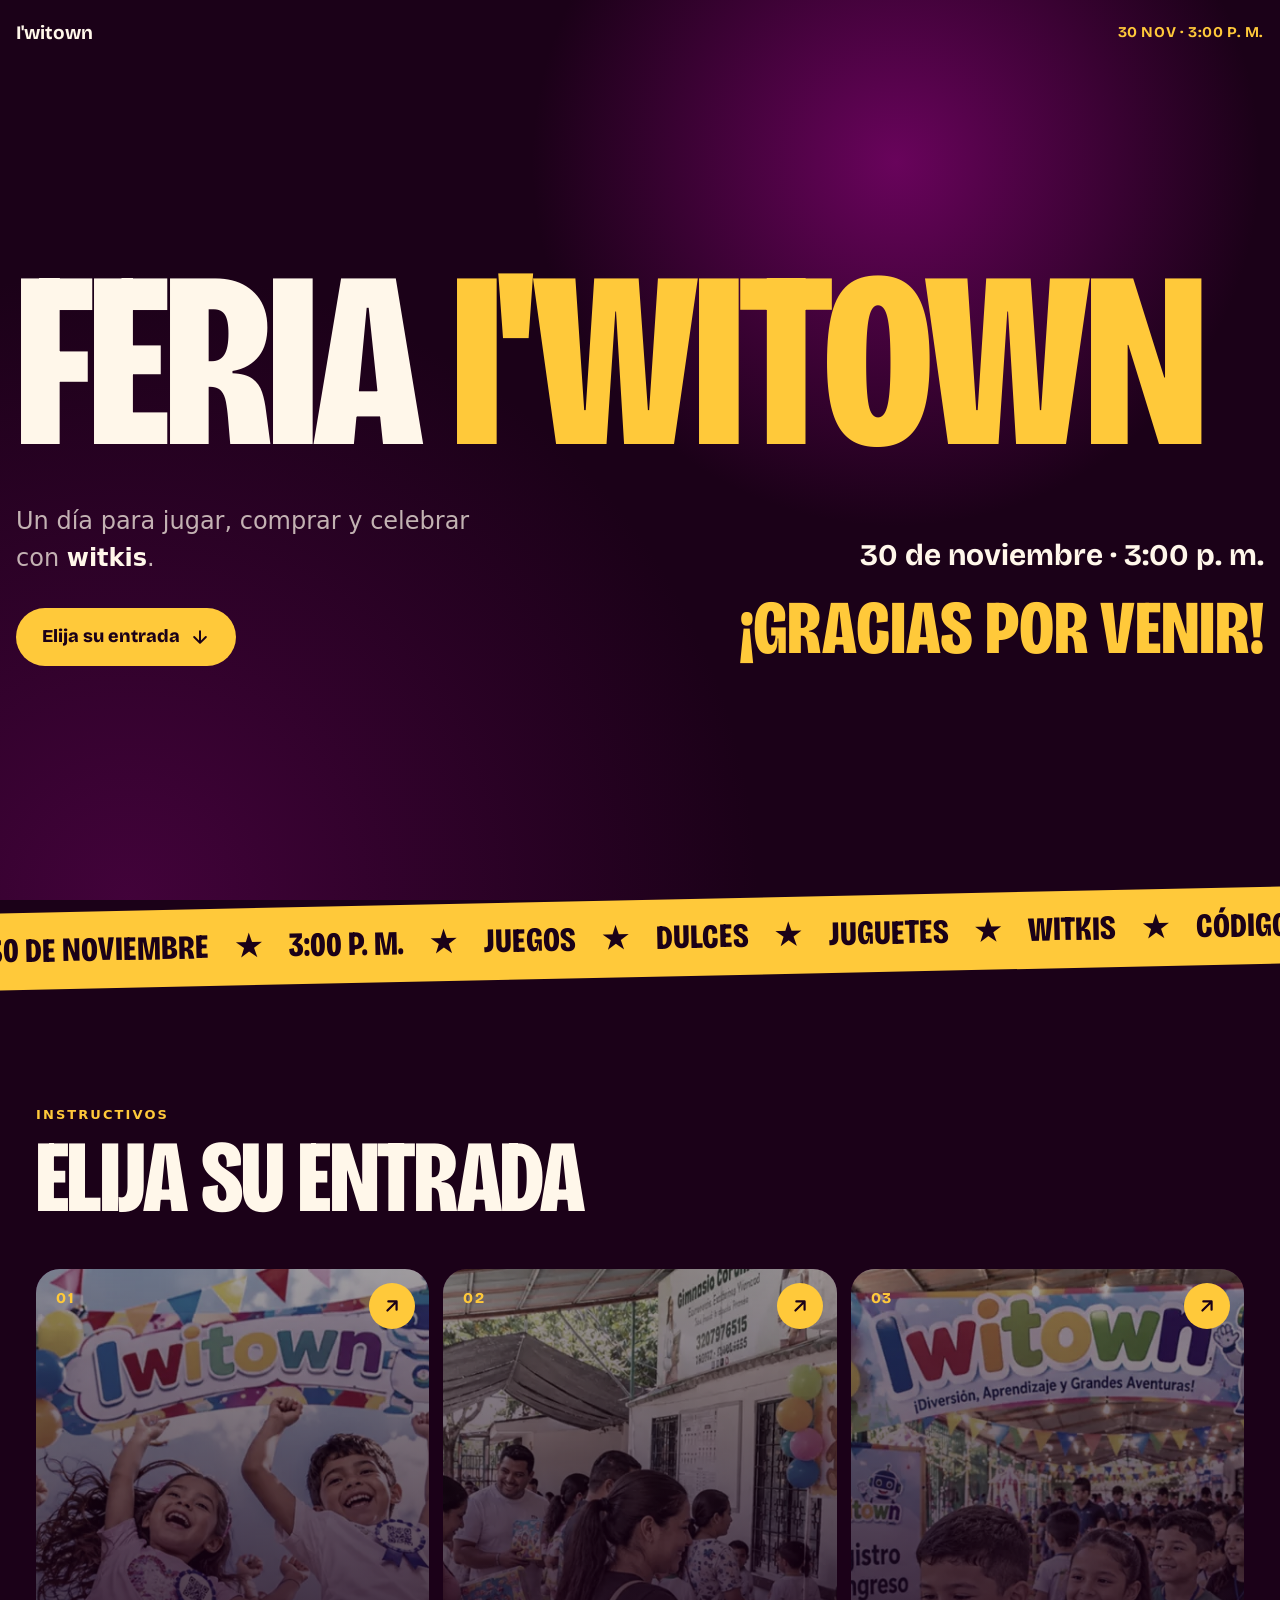
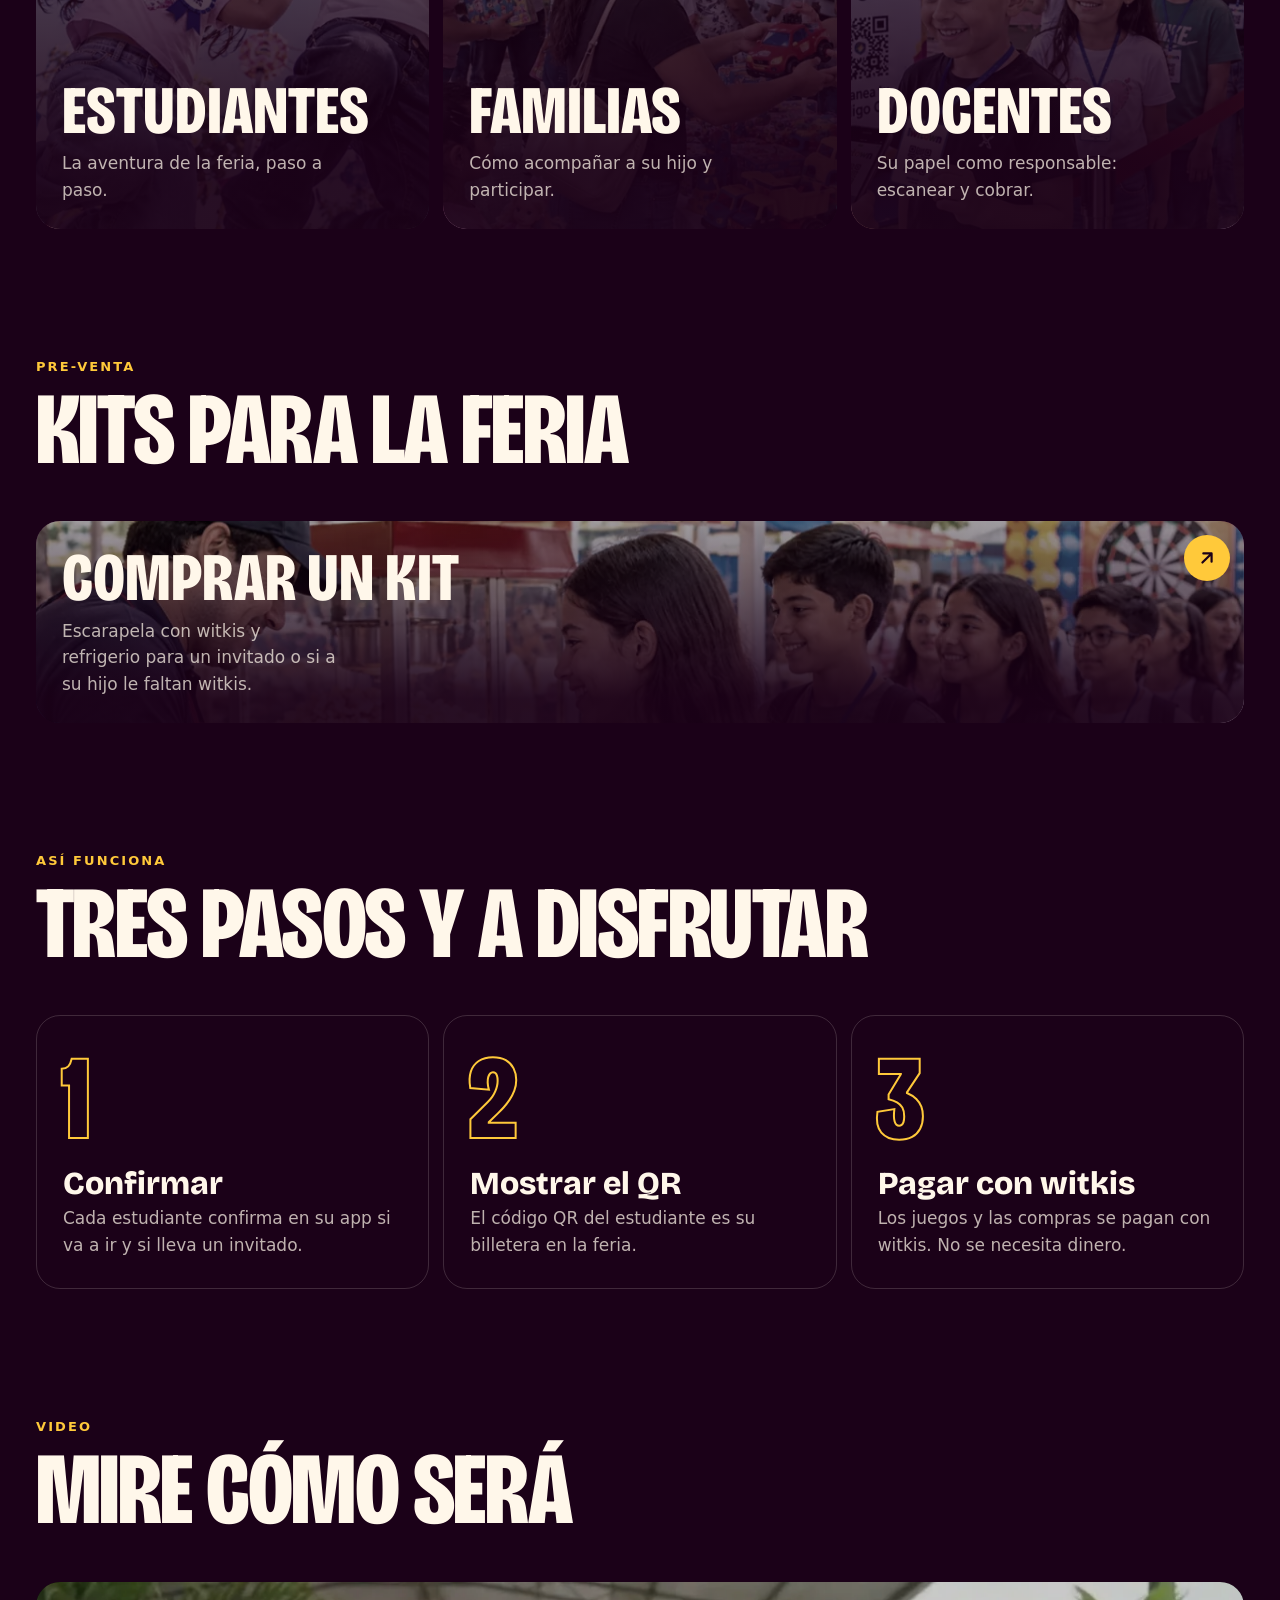
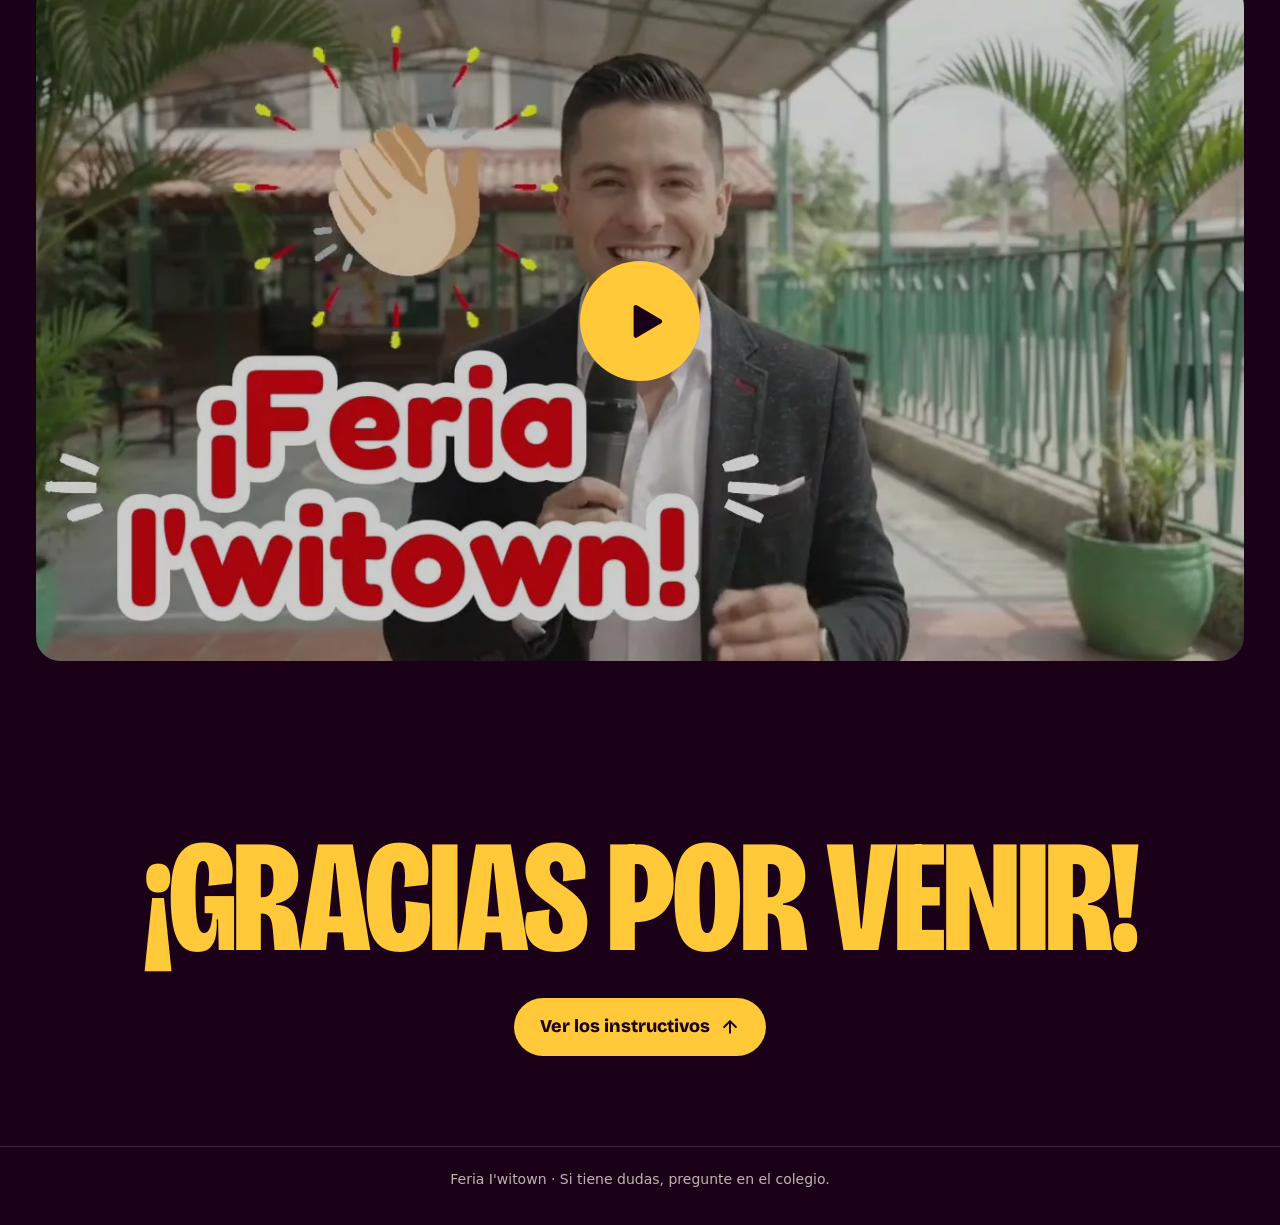
<file: feria/portada.html>
<!DOCTYPE html>
<html lang="es">
<head>
<meta charset="UTF-8">
<meta name="viewport" content="width=device-width, initial-scale=1">
<!-- ┌──────────────────────────────────────────────────────────────────────┐
     │ Portada de la Feria I'witown: lo que se ve en /feria.                │
     │                                                                      │
     │ Lo que se cambia está aquí:                                          │
     │  · Fecha y hora ........ data-inicio / data-fin de #cuenta (abajo)   │
     │                          y los textos "30 de noviembre · 3:00 p. m." │
     │  · Las entradas ........ la sección #entradas (una <a> por rol)      │
     │  · Kits de pre-venta ... la sección #kits (va a /feria/kits)         │
     │  · El video ............ data-video de .fp-video-btn                 │
     │                                                                      │
     │ Reglas de esta página:                                               │
     │  · Enlaza a estudiantes, familias y docentes. El instructivo de      │
     │    administrativos NO va aquí: solo se entra con su link.            │
     │  · Los links de cada rol ya se compartieron: no se cambian.          │
     │  · Sí puede salir en buscadores, pero la landing no la enlaza.       │
     │  · No usa <base>: aquí "#entradas" baja a la sección (en index.html  │
     │    no se puede).                                                     │
     └──────────────────────────────────────────────────────────────────────┘ -->
<title>Feria I'witown · 30 de noviembre</title>
<meta name="description" content="La Feria I'witown es el 30 de noviembre a las 3:00 p. m.: juegos, dulces y compras que se pagan con witkis y un código QR. Elija su entrada y vea cómo participar.">
<link rel="canonical" href="https://www.ecosistema.iwitown.com/feria">
<meta property="og:type" content="website">
<meta property="og:locale" content="es_CO">
<meta property="og:title" content="Feria I'witown · 30 de noviembre">
<meta property="og:description" content="Juegos, dulces y compras que se pagan con witkis. 30 de noviembre, 3:00 p. m.">
<meta property="og:url" content="https://www.ecosistema.iwitown.com/feria">
<!-- La imagen para compartir va en JPG: varias redes no muestran WebP. -->
<meta property="og:image" content="https://www.ecosistema.iwitown.com/feria/img/og-feria.jpg">
<meta property="og:image:width" content="1200">
<meta property="og:image:height" content="630">
<meta name="twitter:card" content="summary_large_image">
<meta name="twitter:image" content="https://www.ecosistema.iwitown.com/feria/img/og-feria.jpg">
<meta name="theme-color" content="#1B0118">
<link rel="icon" href="/assets/img/favicon-32.png" sizes="32x32" type="image/png">
<link rel="apple-touch-icon" href="/assets/img/favicon-180.png" sizes="180x180">
<link rel="preload" as="font" type="font/woff2" href="/feria/fuentes/bricolage-grotesque.woff2" crossorigin>
<link rel="stylesheet" href="/feria/portada.css?v=1">
</head>
<body>

<header class="fp-hero" id="inicio">
  <div class="fp-luz" aria-hidden="true"></div>

  <div class="fp-top">
    <span class="fp-marca">I'witown</span>
    <span class="fp-top-fecha">30 NOV · 3:00 p. m.</span>
  </div>

  <div class="fp-hero-centro">
    <h1 class="fp-titulo"><span class="fp-l1">Feria</span> <span class="fp-l2">I'witown</span></h1>
    <p class="fp-lema">Un día para jugar, comprar y celebrar con <b>witkis</b>.</p>

    <!-- La cuenta la mueve portada.js. data-inicio y data-fin van en hora de
         Colombia (-05:00). Sin JavaScript queda solo la fecha, que ya dice todo. -->
    <div class="fp-cuenta" id="cuenta" data-inicio="2026-11-30T15:00:00-05:00" data-fin="2026-12-01T00:00:00-05:00">
      <p class="fp-cuenta-fecha"><time datetime="2026-11-30T15:00:00-05:00">30 de noviembre · 3:00 p. m.</time></p>
      <div class="fp-reloj" role="timer" aria-live="off" hidden>
        <div class="fp-cifra"><b data-u="d">00</b><span>días</span></div>
        <div class="fp-cifra"><b data-u="h">00</b><span>horas</span></div>
        <div class="fp-cifra"><b data-u="m">00</b><span>min</span></div>
        <div class="fp-cifra"><b data-u="s">00</b><span>seg</span></div>
      </div>
      <p class="fp-estado" hidden></p>
    </div>

    <a class="fp-cta" href="#entradas">Elija su entrada
      <svg viewBox="0 0 24 24" fill="none" stroke="currentColor" stroke-width="2.4" stroke-linecap="round" stroke-linejoin="round" aria-hidden="true"><path d="M12 5v14M5 12l7 7 7-7"/></svg>
    </a>
  </div>
</header>

<!-- Cinta en movimiento. El segundo grupo es copia para que la cinta no se corte:
     va oculto a los lectores de pantalla. Dentro de cada grupo el texto va dos
     veces para que un grupo sea más ancho que cualquier pantalla (si no, en un
     monitor grande se vería un hueco al final de cada vuelta). -->
<div class="fp-cinta-caja">
<div class="fp-cinta">
  <div class="fp-cinta-pista">
    <p>30 de noviembre <i>★</i> 3:00 p. m. <i>★</i> Juegos <i>★</i> Dulces <i>★</i> Juguetes <i>★</i> Witkis <i>★</i> Código QR <i>★</i> WiwiQuest <i>★</i> <span aria-hidden="true">30 de noviembre <i>★</i> 3:00 p. m. <i>★</i> Juegos <i>★</i> Dulces <i>★</i> Juguetes <i>★</i> Witkis <i>★</i> Código QR <i>★</i> WiwiQuest <i>★</i></span></p>
    <p aria-hidden="true">30 de noviembre <i>★</i> 3:00 p. m. <i>★</i> Juegos <i>★</i> Dulces <i>★</i> Juguetes <i>★</i> Witkis <i>★</i> Código QR <i>★</i> WiwiQuest <i>★</i> 30 de noviembre <i>★</i> 3:00 p. m. <i>★</i> Juegos <i>★</i> Dulces <i>★</i> Juguetes <i>★</i> Witkis <i>★</i> Código QR <i>★</i> WiwiQuest <i>★</i></p>
  </div>
</div>
</div>

<main>

  <section class="fp-seccion" id="entradas" aria-labelledby="t-entradas">
    <p class="fp-sobre fp-anim">Instructivos</p>
    <h2 class="fp-h2 fp-anim" id="t-entradas">Elija su entrada</h2>

    <div class="fp-puertas">
      <a class="fp-puerta fp-anim" href="/feria/estudiantes-nh6pjj">
        <img src="/feria/img/urra.webp" width="1200" height="598" loading="lazy" alt="">
        <span class="fp-puerta-num">01</span>
        <span class="fp-puerta-txt">
          <span class="fp-puerta-nombre">Estudiantes</span>
          <span class="fp-puerta-desc">La aventura de la feria, paso a paso.</span>
        </span>
        <span class="fp-puerta-flecha" aria-hidden="true"><svg viewBox="0 0 24 24" fill="none" stroke="currentColor" stroke-width="2.4" stroke-linecap="round" stroke-linejoin="round"><path d="M7 17 17 7M8 7h9v9"/></svg></span>
      </a>
      <a class="fp-puerta fp-anim" href="/feria/familias-uvuhma">
        <img src="/feria/img/donacion.webp" width="1200" height="598" loading="lazy" alt="">
        <span class="fp-puerta-num">02</span>
        <span class="fp-puerta-txt">
          <span class="fp-puerta-nombre">Familias</span>
          <span class="fp-puerta-desc">Cómo acompañar a su hijo y participar.</span>
        </span>
        <span class="fp-puerta-flecha" aria-hidden="true"><svg viewBox="0 0 24 24" fill="none" stroke="currentColor" stroke-width="2.4" stroke-linecap="round" stroke-linejoin="round"><path d="M7 17 17 7M8 7h9v9"/></svg></span>
      </a>
      <a class="fp-puerta fp-anim" href="/feria/docentes-urmagt">
        <img src="/feria/img/te-esperamos.webp" width="1200" height="598" loading="lazy" alt="">
        <span class="fp-puerta-num">03</span>
        <span class="fp-puerta-txt">
          <span class="fp-puerta-nombre">Docentes</span>
          <span class="fp-puerta-desc">Su papel como responsable: escanear y cobrar.</span>
        </span>
        <span class="fp-puerta-flecha" aria-hidden="true"><svg viewBox="0 0 24 24" fill="none" stroke="currentColor" stroke-width="2.4" stroke-linecap="round" stroke-linejoin="round"><path d="M7 17 17 7M8 7h9v9"/></svg></span>
      </a>
    </div>
  </section>

  <!-- Kits de pre-venta con pago en línea (feria/kits.html). No es un rol: va
       aparte de las entradas, en una sola puerta ancha. -->
  <section class="fp-seccion" id="kits" aria-labelledby="t-kits">
    <p class="fp-sobre fp-anim">Pre-venta</p>
    <h2 class="fp-h2 fp-anim" id="t-kits">Kits para la feria</h2>
    <a class="fp-puerta fp-anim" href="/feria/kits">
      <img src="/feria/img/compras.webp" width="1200" height="598" loading="lazy" alt="">
      <span class="fp-puerta-txt">
        <span class="fp-puerta-nombre">Comprar un kit</span>
        <span class="fp-puerta-desc">Escarapela con witkis y refrigerio para un invitado o si a su hijo le faltan witkis.</span>
      </span>
      <span class="fp-puerta-flecha" aria-hidden="true"><svg viewBox="0 0 24 24" fill="none" stroke="currentColor" stroke-width="2.4" stroke-linecap="round" stroke-linejoin="round"><path d="M7 17 17 7M8 7h9v9"/></svg></span>
    </a>
  </section>

  <section class="fp-seccion" id="asi-funciona" aria-labelledby="t-funciona">
    <p class="fp-sobre fp-anim">Así funciona</p>
    <h2 class="fp-h2 fp-anim" id="t-funciona">Tres pasos y a disfrutar</h2>
    <ol class="fp-pasos">
      <li class="fp-anim">
        <span class="fp-paso-num" aria-hidden="true">1</span>
        <h3>Confirmar</h3>
        <p>Cada estudiante confirma en su app si va a ir y si lleva un invitado.</p>
      </li>
      <li class="fp-anim">
        <span class="fp-paso-num" aria-hidden="true">2</span>
        <h3>Mostrar el QR</h3>
        <p>El código QR del estudiante es su billetera en la feria.</p>
      </li>
      <li class="fp-anim">
        <span class="fp-paso-num" aria-hidden="true">3</span>
        <h3>Pagar con witkis</h3>
        <p>Los juegos y las compras se pagan con witkis. No se necesita dinero.</p>
      </li>
    </ol>
  </section>

  <section class="fp-seccion" id="video" aria-labelledby="t-video">
    <p class="fp-sobre fp-anim">Video</p>
    <h2 class="fp-h2 fp-anim" id="t-video">Mire cómo será</h2>
    <!-- El video de YouTube solo se carga cuando la persona toca reproducir
         (y desde youtube-nocookie): antes de eso la página no pide nada a
         otros dominios (la letra y la carátula son del propio sitio).
         Sin JavaScript es un enlace normal a YouTube. -->
    <div class="fp-video fp-anim">
      <a class="fp-video-btn" href="https://www.youtube.com/watch?v=lsPDEz4qSrc" target="_blank" rel="noopener" data-video="lsPDEz4qSrc">
        <img src="/feria/img/video-feria.webp" width="1280" height="720" loading="lazy" alt="">
        <span class="fp-play" aria-hidden="true"><svg viewBox="0 0 24 24" fill="currentColor"><path d="M8 5.5v13a1 1 0 0 0 1.5.86l11-6.5a1 1 0 0 0 0-1.72l-11-6.5A1 1 0 0 0 8 5.5Z"/></svg></span>
        <span class="fp-video-txt">Reproducir el video de la Feria I'witown 2026</span>
      </a>
    </div>
  </section>

  <section class="fp-cierre" aria-labelledby="t-cierre">
    <h2 class="fp-cierre-titulo fp-anim" id="t-cierre"><span data-antes>¡Nos vemos el 30!</span></h2>
    <a class="fp-cta" href="#entradas">Ver los instructivos
      <svg viewBox="0 0 24 24" fill="none" stroke="currentColor" stroke-width="2.4" stroke-linecap="round" stroke-linejoin="round" aria-hidden="true"><path d="M12 19V5M5 12l7-7 7 7"/></svg>
    </a>
  </section>

</main>

<footer class="fp-pie">
  <p>Feria I'witown · Si tiene dudas, pregunte en el colegio.</p>
</footer>

<script src="/feria/portada.js?v=1"></script>
</body>
</html>
</file>
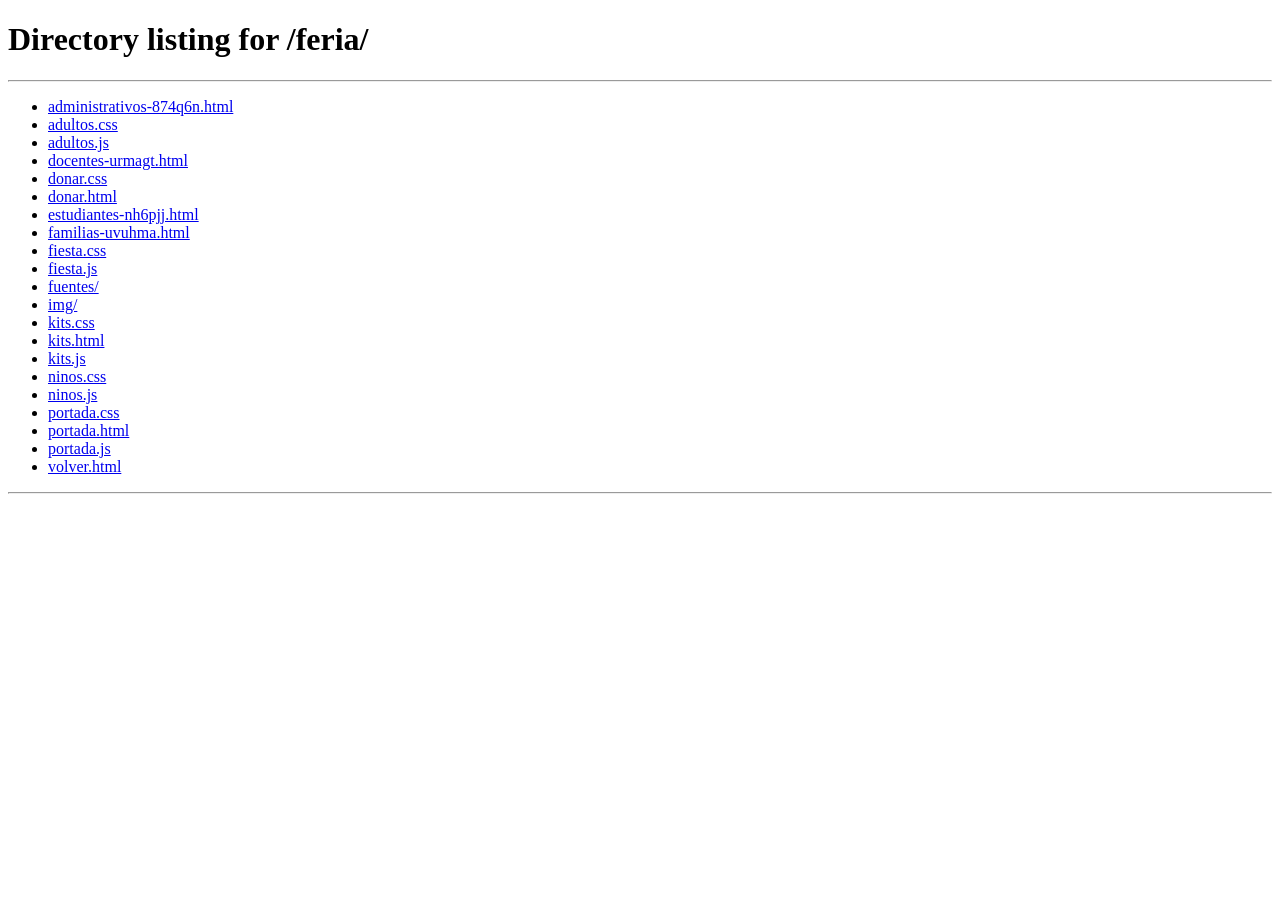
<file: feria/volver.html>
<!DOCTYPE html>
<html lang="es">
<head>
<meta charset="UTF-8">
<meta name="robots" content="noindex, nofollow">
<meta http-equiv="refresh" content="0; url=/feria">
<title>Feria I'witown</title>
<script>location.replace("/feria");</script>
</head>
<body><p><a href="/feria">Ir a la Feria I'witown</a></p></body>
</html>
</file>
<file: feria/adultos.css>
/* ┌──────────────────────────────────────────────────────────────────────┐
   │ Feria I'witown — Instructivos para adultos (familias, docentes y     │
   │ administrativos). Misma esencia de la portada (/feria) en TODA la    │
   │ página:                                                              │
   │  · Minimalismo: fondo oscuro, una letra, un solo color de acento.    │
   │  · Impacto: el rol en letras enormes y los números en contorno.      │
   │  · Interactividad: la luz sigue el cursor, la cinta, los números     │
   │    que se llenan y las preguntas que se abren.                       │
   │                                                                      │
   │ Cada instructivo tiene solo dos partes, para que sea sencillo:       │
   │  1. "Lo básico": tres pasos grandes (el mismo diseño de la portada). │
   │  2. "Preguntas frecuentes": cada tema es una pregunta que se abre.   │
   │     El contenido no se recorta: lo largo va en "Ver detalle".        │
   │                                                                      │
   │ Lo que se cambia está aquí:                                          │
   │  · Colores ............. :root (los mismos de portada.css y          │
   │                          ninos.css: si cambia uno, cambian los tres) │
   │  · Tamaño del rol ...... .fa-h1-rol (y .fa-h1--largo si el nombre    │
   │                          es una sola palabra larga)                  │
   │  · Velocidad de cinta .. .fa-cinta-pista (animation)                 │
   │                                                                      │
   │ Las serpentinas, el sonido, los textos animados, los marcos de foto  │
   │ y de celular, las formas y los dibujos de feria están en fiesta.css  │
   │ y fiesta.js, que comparten los cuatro instructivos.                  │
   │                                                                      │
   │ Al imprimir todo vuelve a papel blanco (ver @media print, al final). │
   └──────────────────────────────────────────────────────────────────────┘ */

/* La letra de los títulos se sirve desde el propio sitio (feria/fuentes/), no
   desde Google Fonts: así no depende de otro dominio ni se cae en redes de
   colegio que lo bloquean. Es Bricolage Grotesque (licencia OFL), solo latín. */
@font-face {
  font-family: "Bricolage Grotesque";
  src: url("/feria/fuentes/bricolage-grotesque.woff2") format("woff2");
  font-weight: 400 800;
  font-stretch: 75% 100%;
  font-style: normal;
  font-display: swap;
}

:root {
  --noche:      #1B0118;   /* fondo de la feria */
  --morado-900: #36022F;
  --morado-700: #520348;
  --morado-600: #760467;
  --morado-300: #D692CE;
  --acento:     #FFC93A;   /* el único color de acento */
  --crema:      #FFF7EA;
  --crema-suave: rgba(255, 247, 234, .72);
  --linea:      rgba(255, 247, 234, .16);
  --titulos: "Bricolage Grotesque", "Arial Narrow", "Segoe UI", system-ui, -apple-system, "Helvetica Neue", Arial, sans-serif;
  --fuente: "Segoe UI", system-ui, -apple-system, "Helvetica Neue", Arial, sans-serif;
  --borde: 16px;
}

*, *::before, *::after { box-sizing: border-box; }
html { -webkit-text-size-adjust: 100%; scroll-behavior: smooth; scroll-padding-top: 16px; }
body { margin: 0; background: var(--noche); color: var(--crema); font-family: var(--fuente); font-size: 17px; line-height: 1.6; }
img { display: block; max-width: 100%; height: auto; }
b, strong { font-weight: 700; }
button { font: inherit; }
a { color: inherit; }
[hidden] { display: none !important; }
:focus-visible { outline: 3px solid var(--acento); outline-offset: 3px; border-radius: 6px; }

/* La luz: el mismo resplandor de la portada, aquí detrás de toda la página.
   adultos.js lo mueve con el cursor (--x, --y). Sin cursor (celular) se queda
   arriba, quieto. */
body::before {
  content: ""; position: fixed; inset: 0; z-index: -1; pointer-events: none;
  background:
    radial-gradient(520px circle at var(--x, 72%) var(--y, 16%), rgba(118, 4, 103, .6), transparent 70%),
    radial-gradient(900px circle at 8% 100%, rgba(82, 3, 72, .55), transparent 70%);
}

/* Avance: la raya amarilla de arriba se llena al bajar (la mueve adultos.js). */
.fa-avance { position: fixed; z-index: 20; top: 0; left: 0; right: 0; height: 5px; background: rgba(255, 247, 234, .12); }
.fa-avance span { display: block; height: 100%; width: 0; background: var(--acento); border-radius: 0 5px 5px 0; }

/* ---------- Portada ---------- */
.fa-portada { position: relative; color: var(--crema); overflow: hidden; background: var(--noche); isolation: isolate; }
.fa-portada > img { position: absolute; inset: 0; z-index: -2; width: 100%; height: 100%; object-fit: cover; opacity: .34; }
.fa-portada::after { content: ""; position: absolute; inset: 0; z-index: -1; background: linear-gradient(180deg, rgba(27, 1, 24, .2), var(--noche) 96%); }
/* Arriba: volver a la portada de la feria e imprimir */
.fa-top { display: flex; justify-content: space-between; align-items: center; gap: 10px; padding: 22px var(--borde) 0; }
.fa-volver {
  display: inline-flex; align-items: center; gap: 6px; padding: 8px 16px 8px 12px; border-radius: 999px; text-decoration: none;
  background: var(--acento); color: var(--noche); font-family: var(--titulos); font-weight: 800; font-size: 16px;
}
.fa-volver svg { width: 18px; height: 18px; flex: none; transition: transform .2s; }
.fa-volver:hover svg { transform: translateX(-3px); }
.fa-volver:focus-visible { outline-color: var(--crema); }
.fa-boton {
  appearance: none; border: 1.5px solid var(--crema-suave); background: rgba(27, 1, 24, .35); color: var(--crema);
  font-weight: 700; font-size: 14px; padding: 8px 14px; border-radius: 999px; cursor: pointer;
  display: inline-flex; align-items: center; gap: 7px; flex: none; transition: background .15s, transform .15s;
}
.fa-boton:hover { background: rgba(255, 247, 234, .14); }
.fa-boton:active { transform: scale(.96); }
.fa-boton svg { width: 18px; height: 18px; }
.fa-top-botones { display: flex; gap: 8px; }
/* En celular los dos botones de arriba quedan solo con su dibujo. */
@media (max-width: 480px) {
  .fa-top-botones span { position: absolute; width: 1px; height: 1px; overflow: hidden; clip-path: inset(50%); white-space: nowrap; }
  .fa-top-botones button { padding: 9px 11px; }
}
/* La rueda de la feria gira despacio detrás del título (dibujo de img/elementos.svg). */
.fa-deco-rueda { position: absolute; z-index: -1; right: -70px; bottom: -40px; width: clamp(230px, 38vw, 480px); height: clamp(250px, 41vw, 520px); opacity: .5; transform-origin: 50% 43%; }

/* container-type: el título se mide contra el ancho de este bloque. */
.fa-portada-txt { padding: clamp(46px, 9vw, 100px) 0 34px; width: min(100% - 32px, 1100px); margin: 0 auto; container-type: inline-size; }
.fa-eyebrow { margin: 0 0 14px; font-size: 13px; letter-spacing: .16em; text-transform: uppercase; color: var(--acento); font-weight: 700; }
.fa-eyebrow a { color: inherit; text-decoration: none; }
.fa-eyebrow a:hover { text-decoration: underline; }
/* El título va en dos renglones: "Instructivo para" pequeño y el rol enorme,
   en amarillo, como "I'WITOWN" en la portada. */
.fa-portada h1 { margin: 0 0 20px; font-family: var(--titulos); font-weight: 800; font-stretch: 75%; text-transform: uppercase; letter-spacing: -.015em; }
.fa-h1-sobre { display: block; margin-bottom: .12em; font-size: clamp(24px, 6vw, 46px); font-size: clamp(24px, 5.4cqw, 46px); line-height: 1; }
.fa-h1-rol { display: block; color: var(--acento); font-size: clamp(60px, 22vw, 230px); font-size: clamp(60px, 25cqw, 230px); line-height: .84; letter-spacing: -.02em; }
/* Una sola palabra larga (ADMINISTRATIVOS) no se puede partir: va más pequeña. */
.fa-h1--largo .fa-h1-rol { font-size: clamp(34px, 13vw, 170px); font-size: clamp(34px, 14.6cqw, 170px); }
.fa-portada p.lead { margin: 0; max-width: 52ch; color: var(--crema-suave); font-size: clamp(18px, 2.2vw, 21px); }
.fa-fecha {
  display: inline-flex; align-items: center; gap: 8px; margin-top: 20px; padding: 9px 18px; border-radius: 999px;
  background: var(--acento); color: var(--noche); font-family: var(--titulos); font-weight: 800; font-size: 17px;
}
.fa-fecha svg { width: 18px; height: 18px; }

/* ---------- Cinta ---------- */
/* La misma cinta amarilla de la portada. Es adorno (la fecha ya está arriba):
   va oculta a los lectores de pantalla. La caja recorta lo que sobra al
   inclinarla: sin ella la página quedaría con scroll horizontal. */
.fa-cinta-caja { overflow: hidden; padding: 14px 0; }
.fa-cinta { background: var(--acento); color: var(--noche); overflow: hidden; transform: rotate(-1.2deg); margin: 0 -12px; }
.fa-cinta-pista { display: flex; width: max-content; }
.fa-cinta p { margin: 0; padding: 10px 0; white-space: nowrap; font-family: var(--titulos); font-weight: 800; font-stretch: 75%; text-transform: uppercase; font-size: clamp(18px, 2.6vw, 28px); }
.fa-cinta i { font-style: normal; margin: 0 .55em; }

/* ---------- Secciones ---------- */
.fa-main { counter-reset: pregunta; }
.fa-seccion { max-width: 1132px; margin: 0 auto; padding: clamp(50px, 8vw, 100px) var(--borde) 0; }
.fa-sobre { margin: 0 0 6px; font-size: 13px; font-weight: 700; letter-spacing: .16em; text-transform: uppercase; color: var(--acento); }
/* El título de cada sección con un dibujo de feria que flota al lado. */
.fa-seccion-cab { display: flex; justify-content: space-between; align-items: flex-end; gap: 16px; }
.fa-deco-titulo { flex: none; width: clamp(46px, 8vw, 84px); height: clamp(80px, 14vw, 140px); margin: 0 clamp(0px, 3vw, 40px) clamp(22px, 4vw, 40px) 0; }
/* La feria en tres datos (las formas están en fiesta.css) */
.fa-datos { padding-top: clamp(30px, 5vw, 60px); font-family: var(--titulos); font-weight: 700; font-size: clamp(15px, 2vw, 20px); line-height: 1.25; }
.fa-h2 { margin: 0 0 clamp(22px, 4vw, 40px); font-family: var(--titulos); font-weight: 800; font-stretch: 75%; text-transform: uppercase; font-size: clamp(40px, 8vw, 96px); line-height: .92; letter-spacing: -.015em; }

/* ---------- Lo básico: tres pasos (el diseño de la portada) ---------- */
.fa-tres { list-style: none; margin: 0; padding: 0; display: grid; gap: 0; border-top: 1px solid var(--linea); }
.fa-tres li { position: relative; padding: 26px 0 26px 92px; border-bottom: 1px solid var(--linea); min-height: 116px; }
.fa-tres-num { position: absolute; left: 0; top: 14px; font-family: var(--titulos); font-weight: 800; font-stretch: 75%; font-size: 88px; line-height: 1; color: transparent; -webkit-text-stroke: 2px var(--acento); transition: color .3s ease; }
.fa-tres li:hover .fa-tres-num { color: var(--acento); }
.fa-tres h3 { margin: 0 0 4px; font-family: var(--titulos); font-weight: 800; font-size: clamp(24px, 3vw, 32px); line-height: 1.1; }
.fa-tres p { margin: 0; color: var(--crema-suave); max-width: 34ch; }
@media (min-width: 860px) {
  .fa-tres { grid-template-columns: repeat(3, 1fr); border-top: 0; gap: 14px; }
  .fa-tres li { padding: 150px 26px 30px; border: 1px solid var(--linea); border-radius: 24px; }
  .fa-tres-num { left: 24px; top: 22px; font-size: 120px; }
}

/* ---------- Preguntas frecuentes ---------- */
.fa-grupo-t { margin: 44px 0 2px; font-family: var(--titulos); font-weight: 800; font-size: clamp(24px, 3.4vw, 34px); line-height: 1.1; color: var(--acento); }
.fa-h2 + .fa-grupo-t { margin-top: 0; }
.fa-grupo-txt { margin: 0 0 14px; color: var(--crema-suave); }
.fa-faqs { border-top: 1px solid var(--linea); }
.fa-faq { counter-increment: pregunta; border-bottom: 1px solid var(--linea); scroll-margin-top: 16px; }
.fa-faq > summary { list-style: none; cursor: pointer; display: flex; align-items: center; gap: clamp(12px, 2.4vw, 24px); padding: 18px 2px; }
.fa-faq > summary::-webkit-details-marker { display: none; }
/* El número de la pregunta, en contorno: se llena al pasar o al abrirla. */
.fa-faq > summary::before {
  content: counter(pregunta, decimal-leading-zero); flex: none; min-width: 1.35em;
  font-family: var(--titulos); font-weight: 800; font-stretch: 75%; font-size: clamp(38px, 5.6vw, 58px); line-height: 1;
  color: transparent; -webkit-text-stroke: 1.5px var(--acento); transition: color .3s ease;
}
.fa-faq[open] > summary::before { color: var(--acento); }
@media (hover: hover) {
  .fa-faq > summary:hover::before { color: var(--acento); }
  .fa-faq > summary:hover .fa-faq-mas { background: var(--acento); color: var(--noche); }
}
.fa-faq-q { flex: 1; min-width: 0; font-family: var(--titulos); font-weight: 800; font-size: clamp(20px, 2.8vw, 30px); line-height: 1.15; }
/* El "+" que gira y se vuelve "×" al abrir */
.fa-faq-mas { position: relative; flex: none; width: 42px; height: 42px; border-radius: 50%; border: 1.5px solid var(--acento); color: var(--acento); transition: transform .35s cubic-bezier(.2, .8, .2, 1.4), background .2s, color .2s; }
.fa-faq-mas::before, .fa-faq-mas::after { content: ""; position: absolute; left: 50%; top: 50%; width: 16px; height: 2.4px; margin: -1.2px 0 0 -8px; border-radius: 2px; background: currentColor; }
.fa-faq-mas::after { transform: rotate(90deg); }
.fa-faq[open] .fa-faq-mas { background: var(--acento); color: var(--noche); transform: rotate(45deg); }
.fa-faq > summary:focus-visible { outline: 3px solid var(--acento); outline-offset: 2px; border-radius: 10px; }

/* La respuesta */
.fa-resp { display: grid; gap: 18px; padding: 2px 2px 30px; }
@media (min-width: 760px) {
  .fa-resp.con-foto { grid-template-columns: 38% 1fr; gap: 28px; align-items: start; }
}
/* La imagen va en un marco de foto o de celular (están en fiesta.css). */
.fa-media { padding: 14px 6px 0; }
.fa-media img { width: 100%; aspect-ratio: 2 / 1; object-fit: cover; }
.fa-cuerpo .fx-cel--alto { margin: 12px 0; }
.fa-cuerpo .fx-cel--alto .fa-pantalla { margin: 0; max-width: none; background: var(--noche); }
.fa-cuerpo { min-width: 0; max-width: 72ch; }
.fa-cuerpo > :first-child { margin-top: 0; }
.fa-tag { display: inline-block; margin-bottom: 8px; font-size: 12px; font-weight: 700; letter-spacing: .1em; text-transform: uppercase; color: var(--noche); background: var(--acento); padding: 3px 11px; border-radius: 999px; }
.fa-cuerpo p { margin: 10px 0; }
.fa-cuerpo ul { margin: 10px 0; padding-left: 20px; }
.fa-cuerpo li { margin: 6px 0; }
.fa-cuerpo li::marker { color: var(--acento); }
.fa-cuerpo h3 { margin: 18px 0 4px; font-family: var(--titulos); font-weight: 800; font-size: 20px; line-height: 1.2; color: var(--crema); }

/* Pasos numerados */
.fa-pasos { list-style: none; counter-reset: paso; padding: 0 !important; margin: 12px 0; }
.fa-pasos > li { counter-increment: paso; position: relative; padding-left: 44px; margin: 12px 0; min-height: 30px; }
.fa-pasos > li::before {
  content: counter(paso); position: absolute; left: 0; top: 0; width: 30px; height: 30px; border-radius: 50%;
  background: var(--acento); color: var(--noche); font-family: var(--titulos); font-weight: 800; font-size: 15px; display: grid; place-items: center;
}

/* Botones dibujados como en las apps */
.fa-btn { display: inline; padding: 1px 9px; border-radius: 8px; background: var(--morado-600); color: #fff; font-weight: 700; font-size: .9em; -webkit-box-decoration-break: clone; box-decoration-break: clone; line-height: 1.9; }
.fa-btn.claro { background: transparent; color: var(--crema); box-shadow: inset 0 0 0 1.5px var(--morado-300); }
/* Textos que se leen en la pantalla de la app */
.fa-texto { font-weight: 700; padding: 1px 7px; border-radius: 7px; background: rgba(255, 247, 234, .1); -webkit-box-decoration-break: clone; box-decoration-break: clone; }

/* Avisos */
.fa-nota, .fa-alerta { border-radius: 14px; padding: 12px 15px; margin: 12px 0; }
.fa-nota { background: rgba(255, 247, 234, .05); border: 1px solid var(--linea); }
.fa-alerta { background: rgba(255, 201, 58, .1); border: 1px solid var(--acento); }
.fa-alerta b { color: var(--acento); }

/* Ver detalle (lo largo de cada respuesta) */
.fa-det { margin-top: 16px; }
.fa-det > summary {
  list-style: none; cursor: pointer; display: inline-flex; align-items: center; gap: 8px; font-weight: 700; color: var(--acento);
  padding: 7px 16px; border-radius: 999px; border: 1.5px solid var(--acento); transition: background .15s, color .15s;
}
.fa-det > summary:hover, .fa-det[open] > summary { background: var(--acento); color: var(--noche); }
.fa-det > summary:focus-visible { outline: 3px solid var(--crema); outline-offset: 2px; }
.fa-det > summary::-webkit-details-marker { display: none; }
.fa-det > summary::after { content: ""; width: 8px; height: 8px; border-right: 2px solid currentColor; border-bottom: 2px solid currentColor; transform: rotate(45deg); margin-top: -3px; transition: transform .2s; }
.fa-det[open] > summary::after { transform: rotate(-135deg); margin-top: 3px; }
.fa-det[open] > summary { margin-bottom: 6px; }
.fa-det .ocultar { display: none; }
.fa-det[open] .ver { display: none; }
.fa-det[open] .ocultar { display: inline; }

/* Lista de definiciones (mensajes, secciones) */
.fa-lista { list-style: none; padding: 0 !important; margin: 8px 0; }
.fa-lista li { padding: 10px 0; border-bottom: 1px solid var(--linea); margin: 0; color: var(--crema-suave); }
.fa-lista li:last-child { border-bottom: 0; }
.fa-lista .t { display: block; font-weight: 700; color: var(--crema); }

/* Ejemplo de pantalla (productos) */
.fa-pantalla { border: 1px solid var(--linea); border-radius: 14px; overflow: hidden; margin: 12px 0; max-width: 340px; font-size: 15px; }
.fa-pantalla .cab { background: rgba(255, 247, 234, .1); padding: 8px 12px; font-weight: 700; }
.fa-pantalla .fila { display: flex; justify-content: space-between; align-items: center; gap: 8px; padding: 8px 12px; border-top: 1px solid var(--linea); }
.fa-pantalla .cant { display: inline-flex; align-items: center; gap: 8px; font-weight: 700; }
.fa-pantalla .cant span { width: 24px; height: 24px; border: 1px solid var(--linea); border-radius: 7px; display: grid; place-items: center; }
.fa-pantalla .tot { text-align: right; font-weight: 700; border-top: 1px solid var(--linea); padding: 8px 12px; color: var(--acento); }

.fa-pie { text-align: center; color: var(--crema-suave); font-size: 14px; margin: clamp(50px, 8vw, 90px) 0 0; padding: 22px var(--borde) 34px; border-top: 1px solid var(--linea); }
.fa-pie a { color: var(--acento); font-weight: 700; }

/* ---------- Movimiento ---------- */
@media (prefers-reduced-motion: no-preference) {
  .fa-cinta-pista { animation: fa-cinta 26s linear infinite; }
  .fa-cinta:hover .fa-cinta-pista { animation-play-state: paused; }
  .js .fa-anim { opacity: 0; transform: translateY(24px); transition: opacity .6s ease, transform .6s cubic-bezier(.2, .8, .2, 1); }
  .js .fa-anim.visible { opacity: 1; transform: none; }
  .fa-tres .fa-anim:nth-child(2) { transition-delay: .1s; }
  .fa-tres .fa-anim:nth-child(3) { transition-delay: .2s; }
  .fa-faq[open] > .fa-resp { animation: fa-abre .4s cubic-bezier(.2, .8, .2, 1) both; }
  .fa-h1-sobre, .fa-h1-rol { animation: fa-sube .9s cubic-bezier(.2, .8, .2, 1) both; }
  .fa-h1-rol { animation-delay: .12s; }
  .fa-portada p.lead, .fa-fecha { animation: fa-sube .9s cubic-bezier(.2, .8, .2, 1) backwards .3s; }
}
@keyframes fa-cinta { to { transform: translateX(-50%); } }
@keyframes fa-abre { from { opacity: 0; transform: translateY(-10px); } to { opacity: 1; transform: none; } }
@keyframes fa-sube { from { opacity: 0; transform: translateY(30px); } to { opacity: 1; transform: none; } }
@media (prefers-reduced-motion: reduce) {
  html { scroll-behavior: auto; }
  .fa-faq-mas, .fa-boton { transition: none; }
}

/* ---------- Impresión / PDF ---------- */
/* adultos.js abre todas las preguntas y los detalles antes de imprimir. */
@media print {
  /* En papel no hay fondo oscuro: los textos claros y amarillos pasan a tinta. */
  :root { --crema: #1A1523; --crema-suave: #4A4458; --acento: #520348; --linea: #D9D3E0; }
  body { background: #fff; color: #1A1523; font-size: 12pt; }
  body::before, .fa-avance, .fa-top, .fa-cinta-caja, .fa-faq-mas, .fa-media, .fa-datos, .fa-portada > img, .fa-portada::after { display: none !important; }
  .fa-portada { background: none; color: #1A1523; }
  .fa-portada-txt { width: auto; padding: 0 0 10px; border-bottom: 2px solid #520348; }
  .fa-h1-sobre, .fa-h1-rol, .fa-h1--largo .fa-h1-rol { display: inline; font-size: 26pt; line-height: 1.1; animation: none; }
  .fa-portada p.lead, .fa-fecha, .fa-resp { animation: none !important; }
  .fa-fecha { background: none; border: 1px solid #D692CE; color: #1A1523; }
  .fa-anim { opacity: 1 !important; transform: none !important; }
  .fa-seccion { max-width: none; padding: 18pt 0 0; }
  .fa-h2 { font-size: 22pt; margin-bottom: 8pt; }
  .fa-tres { display: block; border: 0; }
  .fa-tres li { border: 0; border-bottom: 1px solid #D9D3E0; border-radius: 0; padding: 8pt 0 8pt 40pt; min-height: 0; break-inside: avoid; }
  .fa-tres-num { left: 0; top: 4pt; font-size: 26pt; -webkit-text-stroke: 0; color: #520348; }
  .fa-faq { break-inside: avoid-page; }
  .fa-faq > summary { padding: 8pt 0 4pt; }
  .fa-faq > summary::before { font-size: 16pt; -webkit-text-stroke: 0; color: #520348; }
  .fa-faq-q { font-size: 14pt; }
  .fa-resp { display: block; padding-bottom: 8pt; }
  .fa-cuerpo { max-width: none; }
  .fa-det > summary { display: none; }
  .fa-pie { margin-top: 18pt; }
  /* En papel los fondos no salen: lo que era oscuro sobre amarillo, o blanco
     sobre morado, pasa a morado con borde. */
  .fa-pasos > li::before, .fa-tag, .fa-btn, .fa-btn.claro { background: none; color: #520348; border: 1.5px solid #520348; box-shadow: none; }
  .fa-texto, .fa-nota, .fa-alerta, .fa-pantalla .cab, .fa-cuerpo .fx-cel--alto .fa-pantalla { background: none; }
}
</file>
<file: feria/fiesta.css>
/* ┌──────────────────────────────────────────────────────────────────────┐
   │ Feria I'witown — la "fiesta" que comparten los cuatro instructivos.  │
   │ Va DESPUÉS de adultos.css o ninos.css: usa sus colores (:root).      │
   │                                                                      │
   │ Lo que hay aquí:                                                     │
   │  · Serpentinas ......... .fx-capa, .fx-pieza (las lanza fiesta.js)   │
   │  · Textos animados ..... [data-texto] y .fx-palabra                  │
   │  · Botón de sonido ..... .fx-sonido                                  │
   │  · Marco de foto ....... .fx-foto   (con cinta adhesiva amarilla)    │
   │  · Marco de celular .... .fx-cel    (acostado) y .fx-cel--alto       │
   │  · Tarjetas en formas .. .fx-formas con .fx-circulo, .fx-cuadrado    │
   │                          y .fx-rect                                  │
   │  · Dibujos de feria .... .fx-deco (salen de img/elementos.svg)       │
   └──────────────────────────────────────────────────────────────────────┘ */

/* ---------- Serpentinas ---------- */
.fx-capa { position: fixed; inset: 0; z-index: 60; pointer-events: none; overflow: hidden; }
.fx-pieza { position: absolute; width: 10px; height: 14px; margin: -7px 0 0 -5px; border-radius: 2px; will-change: transform, opacity; }
.fx-pieza.fx-tira { width: 6px; height: 30px; margin: -15px 0 0 -3px; border-radius: 6px; }
.fx-pieza.fx-punto { width: 10px; height: 10px; margin: -5px 0 0 -5px; border-radius: 50%; }

/* ---------- Textos que aparecen palabra por palabra ---------- */
@media (prefers-reduced-motion: no-preference) {
  .fx-textos [data-texto] .fx-palabra {
    display: inline-block; opacity: 0; transform: translateY(.55em) rotate(4deg);
    transition: opacity .5s ease, transform .6s cubic-bezier(.2, .8, .2, 1.2);
    transition-delay: calc(var(--i, 0) * 45ms);
  }
  .fx-textos [data-texto].fx-leido .fx-palabra { opacity: 1; transform: none; }
}

/* ---------- Botón de sonido ---------- */
.fx-sonido {
  appearance: none; border: 1.5px solid var(--crema-suave); background: rgba(27, 1, 24, .35); color: var(--crema);
  font: inherit; font-weight: 700; font-size: 14px; padding: 8px 14px; border-radius: 999px; cursor: pointer;
  display: inline-flex; align-items: center; gap: 7px; flex: none; transition: background .15s, transform .15s;
}
.fx-sonido:hover { background: rgba(255, 247, 234, .14); }
.fx-sonido:active { transform: scale(.96); }
.fx-sonido svg { width: 18px; height: 18px; flex: none; }
.fx-sonido .fx-ondas { transition: opacity .2s; }
.fx-sonido .fx-raya { opacity: 0; transition: opacity .2s; }
.fx-sonido[aria-pressed="false"] { color: var(--crema-suave); }
.fx-sonido[aria-pressed="false"] .fx-ondas { opacity: 0; }
.fx-sonido[aria-pressed="false"] .fx-raya { opacity: 1; }

/* ---------- Marco de fotografía ---------- */
/* Un borde crema como de foto instantánea, un poco torcido y pegado con cinta
   amarilla. Se endereza al pasar o tocar. */
.fx-foto {
  position: relative; background: var(--crema); padding: 10px 10px 34px; border-radius: 6px;
  box-shadow: 0 18px 40px rgba(0, 0, 0, .45); transform: rotate(-2deg);
  transition: transform .5s cubic-bezier(.2, .8, .2, 1.3);
}
.fx-foto:nth-of-type(even), .fx-foto.fx-der { transform: rotate(1.8deg); }
@media (hover: hover) { .fx-foto:hover { transform: rotate(0deg) scale(1.02); } }
.fx-foto img { width: 100%; border-radius: 2px; }
.fx-foto::before {
  content: ""; position: absolute; left: 50%; top: -13px; width: 96px; height: 26px; margin-left: -48px;
  background: var(--acento); opacity: .92; transform: rotate(-3deg); border-radius: 2px;
}

/* ---------- Marco de celular ---------- */
/* Acostado, para las imágenes (que son anchas). La "pantalla" es la imagen. */
.fx-cel {
  position: relative; padding: 9px 30px; border-radius: 26px; background: #0D000B;
  border: 2px solid rgba(255, 247, 234, .38); box-shadow: 0 18px 40px rgba(0, 0, 0, .45);
}
.fx-cel img { width: 100%; border-radius: 10px; }
.fx-cel::before { content: ""; position: absolute; left: 11px; top: 50%; width: 8px; height: 8px; margin-top: -4px; border-radius: 50%; background: rgba(255, 247, 234, .45); }
.fx-cel::after { content: ""; position: absolute; right: 11px; top: 50%; width: 4px; height: 34px; margin-top: -17px; border-radius: 4px; background: rgba(255, 247, 234, .3); }
/* De pie, para los ejemplos de pantalla de la app. */
.fx-cel--alto { padding: 34px 10px 26px; border-radius: 32px; max-width: 300px; }
.fx-cel--alto::before { left: 50%; top: 13px; width: 54px; height: 8px; margin: 0 0 0 -27px; border-radius: 8px; }
.fx-cel--alto::after { right: auto; left: 50%; top: auto; bottom: 10px; width: 80px; height: 4px; margin: 0 0 0 -40px; }

/* ---------- Tarjetas en círculos, cuadrados y rectángulos ---------- */
/* "dense": las formas pequeñas se acomodan de a dos aunque haya un rectángulo en medio. */
.fx-formas { display: grid; grid-template-columns: repeat(2, 1fr); grid-auto-flow: dense; gap: 12px; list-style: none; margin: 0; padding: 0; }
.fx-forma {
  position: relative; display: flex; flex-direction: column; align-items: center; justify-content: center; text-align: center;
  padding: 16px; border: 1.5px solid var(--acento); color: var(--crema); min-width: 0;
  transition: transform .35s cubic-bezier(.2, .8, .2, 1.4), background .25s, color .25s;
}
.fx-forma b { color: var(--acento); transition: color .25s; }
/* Se llenan de amarillo al pasar el cursor; en celular, mientras se tocan
   (con :hover a secas se quedarían pegadas después del toque). */
.fx-forma:active { background: var(--acento); color: var(--noche); }
.fx-forma:active b, .fx-forma:active .fx-forma-grande, .fx-forma:active .fx-deco { color: inherit; }
@media (hover: hover) {
  .fx-forma:hover { background: var(--acento); color: var(--noche); transform: scale(1.03) rotate(-1.5deg); }
  .fx-forma:hover b, .fx-forma:hover .fx-forma-grande, .fx-forma:hover .fx-deco { color: inherit; }
}
.fx-circulo { aspect-ratio: 1; border-radius: 50%; }
.fx-cuadrado { aspect-ratio: 1; border-radius: 22px; }
.fx-rect { grid-column: 1 / -1; border-radius: 22px; min-height: 96px; }
.fx-rect { flex-direction: row; gap: 16px; text-align: left; padding: 18px 22px; }
.fx-forma.fx-rect .fx-deco { width: 56px; height: 44px; margin: 0; flex: none; }
.fx-forma-grande { display: block; font-family: var(--titulos); font-weight: 800; font-stretch: 75%; text-transform: uppercase; font-size: clamp(34px, 9vw, 64px); line-height: .9; color: var(--acento); transition: color .25s; }
.fx-forma .fx-deco { width: 38px; height: 38px; margin-bottom: 6px; color: var(--acento); transition: color .25s; }
@media (min-width: 860px) {
  .fx-formas { grid-template-columns: repeat(4, 1fr); gap: 16px; }
  .fx-rect { grid-column: span 2; }
}

/* ---------- Dibujos de feria ---------- */
.fx-deco { display: block; color: var(--acento); pointer-events: none; }
@media (prefers-reduced-motion: no-preference) {
  .fx-gira { animation: fx-gira 40s linear infinite; }
  .fx-flota { animation: fx-flota 5s ease-in-out infinite; }
  .fx-flota.fx-lento { animation-duration: 7s; animation-delay: -2s; }
}
@keyframes fx-gira { to { transform: rotate(360deg); } }
@keyframes fx-flota { 0%, 100% { transform: translateY(0) rotate(-3deg); } 50% { transform: translateY(-14px) rotate(3deg); } }

@media (prefers-reduced-motion: reduce) {
  .fx-foto, .fx-forma, .fx-sonido { transition: none; }
}

@media print {
  .fx-capa, .fx-sonido, .fx-deco { display: none !important; }
  .fx-palabra { opacity: 1 !important; transform: none !important; }
  .fx-foto, .fx-cel { transform: none; box-shadow: none; background: none; border: 1px solid #D9D3E0; padding: 6px; }
  .fx-foto::before, .fx-cel::before, .fx-cel::after { display: none; }
  .fx-forma { border-color: #520348; color: #1A1523; break-inside: avoid; }
}
</file>
<file: feria/ninos.css>
/* ┌──────────────────────────────────────────────────────────────────────┐
   │ Feria I'witown — Instructivo para estudiantes (niños de primaria).   │
   │ Solo la usa feria/estudiantes-*.html.                                │
   │                                                                      │
   │ Misma esencia de la portada (/feria) en TODA la página: fondo        │
   │ oscuro, una letra para los títulos y el amarillo como único acento.  │
   │ Lo infantil lo dan las imágenes grandes, la letra grande y el        │
   │ movimiento.                                                          │
   │                                                                      │
   │ Las tarjetas van en un CARRUSEL: la del centro queda al frente y     │
   │ las de los lados, giradas y atrás. Al pasar, la siguiente gira       │
   │ hacia el frente (lo mueve ninos.js). Sin JavaScript las tarjetas     │
   │ se ven una debajo de otra.                                           │
   │                                                                      │
   │ Lo que se cambia está aquí:                                          │
   │  · Colores ............. :root (los mismos de portada.css y          │
   │                          adultos.css: si cambia uno, cambian los     │
   │                          tres)                                       │
   │  · Ancho de la tarjeta . --ancho (en .nf-carrusel)                   │
   │  · Giro de las de lado . .nf-paso[data-pos="1"], [data-pos="2"]      │
   │  · Velocidad de cinta .. .nf-cinta-pista (animation)                 │
   │                                                                      │
   │ Las serpentinas, el sonido, los textos animados, los marcos de foto  │
   │ y de celular, las formas y los dibujos de feria están en fiesta.css  │
   │ y fiesta.js, que comparten los cuatro instructivos.                  │
   └──────────────────────────────────────────────────────────────────────┘ */

/* La letra de los títulos se sirve desde el propio sitio (feria/fuentes/), no
   desde Google Fonts: así no depende de otro dominio ni se cae en redes de
   colegio que lo bloquean. Es Bricolage Grotesque (licencia OFL), solo latín. */
@font-face {
  font-family: "Bricolage Grotesque";
  src: url("/feria/fuentes/bricolage-grotesque.woff2") format("woff2");
  font-weight: 400 800;
  font-stretch: 75% 100%;
  font-style: normal;
  font-display: swap;
}

:root {
  --noche:      #1B0118;   /* fondo de la feria */
  --morado-900: #36022F;
  --morado-700: #520348;
  --morado-600: #760467;
  --morado-300: #D692CE;
  --acento:     #FFC93A;   /* el único color de acento */
  --crema:      #FFF7EA;
  --crema-suave: rgba(255, 247, 234, .72);
  --linea:      rgba(255, 247, 234, .16);
  --titulos: "Bricolage Grotesque", "Arial Narrow", "Trebuchet MS", "Segoe UI", system-ui, -apple-system, sans-serif;
  --fuente: "Baloo 2", "Nunito", "Trebuchet MS", "Segoe UI", system-ui, -apple-system, sans-serif;
  --radio: 26px;
  --borde: 16px;
}

*, *::before, *::after { box-sizing: border-box; }
html { -webkit-text-size-adjust: 100%; scroll-behavior: smooth; }
body { margin: 0; color: var(--crema); font-family: var(--fuente); font-size: 19px; line-height: 1.5; background: var(--noche); overflow-x: hidden; }
img { display: block; max-width: 100%; height: auto; }
b, strong { font-weight: 800; }
button { font: inherit; }
[hidden] { display: none !important; }
:focus-visible { outline: 3px solid var(--acento); outline-offset: 3px; border-radius: 8px; }

/* La luz: el mismo resplandor de la portada, detrás de toda la página.
   fiesta.js lo mueve con el cursor (--x, --y). En celular se queda quieto. */
body::before {
  content: ""; position: fixed; inset: 0; z-index: -1; pointer-events: none;
  background:
    radial-gradient(520px circle at var(--x, 72%) var(--y, 16%), rgba(118, 4, 103, .6), transparent 70%),
    radial-gradient(900px circle at 8% 100%, rgba(82, 3, 72, .55), transparent 70%);
}

/* ---------- Avance (lo mueve ninos.js: cuántas tarjetas van) ---------- */
.nf-avance { position: fixed; z-index: 20; top: 0; left: 0; right: 0; height: 6px; background: rgba(255, 247, 234, .12); }
.nf-avance span { display: block; height: 100%; width: 0; background: var(--acento); border-radius: 0 6px 6px 0; transition: width .5s cubic-bezier(.2, .8, .2, 1); }

/* ---------- Portada ---------- */
.nf-portada { position: relative; color: var(--crema); overflow: hidden; background: var(--noche); isolation: isolate; min-height: min(92vh, 720px); min-height: min(92svh, 720px); display: flex; flex-direction: column; }
.nf-portada > img { position: absolute; inset: 0; z-index: -2; width: 100%; height: 100%; object-fit: cover; }
.nf-portada::after {
  content: ""; position: absolute; inset: 0; z-index: -1;
  background: linear-gradient(180deg, rgba(27,1,24,.45) 0%, rgba(27,1,24,.1) 30%, rgba(27,1,24,.96) 88%);
}
.nf-top { display: flex; justify-content: space-between; align-items: center; gap: 10px; padding: 22px var(--borde) 0; }
.nf-volver {
  display: inline-flex; align-items: center; gap: 6px; padding: 8px 16px 8px 12px; border-radius: 999px;
  background: var(--acento); color: var(--noche); font-family: var(--titulos); font-weight: 800; font-size: 16px; text-decoration: none;
}
.nf-volver svg { width: 18px; height: 18px; transition: transform .2s; }
.nf-volver:hover svg { transform: translateX(-3px); }
.nf-volver:focus-visible { outline-color: var(--crema); }
.nf-portada-txt { margin-top: auto; padding: 40px 18px 30px; text-align: center; }
.nf-portada h1 {
  margin: 0; font-family: var(--titulos); font-weight: 800; font-stretch: 75%; text-transform: uppercase;
  font-size: clamp(34px, 8vw, 64px); line-height: .9; letter-spacing: -.01em;
}
.nf-portada h1 span { display: block; color: var(--acento); font-size: clamp(54px, 16.5vw, 170px); line-height: .86; }
.nf-portada p { margin: 14px auto 0; max-width: 34ch; font-size: 19px; font-weight: 700; }

/* ---------- Cinta ---------- */
/* La misma cinta amarilla de la portada. Es adorno: va oculta a los lectores
   de pantalla. La caja recorta lo que sobra al inclinarla. */
.nf-cinta-caja { overflow: hidden; padding: 14px 0; }
.nf-cinta { background: var(--acento); color: var(--noche); overflow: hidden; transform: rotate(-1.2deg); margin: 0 -12px; }
.nf-cinta-pista { display: flex; width: max-content; }
.nf-cinta p { margin: 0; padding: 10px 0; white-space: nowrap; font-family: var(--titulos); font-weight: 800; font-stretch: 75%; text-transform: uppercase; font-size: clamp(18px, 2.6vw, 28px); }
.nf-cinta i { font-style: normal; margin: 0 .55em; }

/* ---------- Secciones ---------- */
.nf-seccion-cab { display: flex; justify-content: center; align-items: flex-end; gap: clamp(14px, 4vw, 40px); max-width: 900px; margin: 0 auto; padding: clamp(40px, 7vw, 80px) var(--borde) 0; text-align: center; }
.nf-sobre { margin: 0 0 4px; font-size: 14px; font-weight: 800; letter-spacing: .16em; text-transform: uppercase; color: var(--acento); }
.nf-h2 { margin: 0 0 18px; font-family: var(--titulos); font-weight: 800; font-stretch: 75%; text-transform: uppercase; font-size: clamp(44px, 10vw, 96px); line-height: .9; letter-spacing: -.015em; }
.nf-deco-titulo { flex: none; width: clamp(40px, 8vw, 74px); height: clamp(74px, 14vw, 130px); margin-bottom: 18px; }

/* ---------- Tarjetas ---------- */
.nf-carrusel { --ancho: min(84vw, 500px); }
.nf-pista { max-width: 720px; margin: 0 auto; padding: 0 var(--borde); }
.nf-paso {
  background: var(--morado-900); border: 1.5px solid var(--linea); border-radius: var(--radio); margin: 26px 0; padding: 22px 18px 6px;
}
/* La imagen de cada tarjeta va en un marco de foto o de celular (fiesta.css). */
.nf-foto { margin: 0 6px; }
.nf-foto img { width: 100%; aspect-ratio: 2 / 1; object-fit: cover; }
.nf-foto.alta img { aspect-ratio: 16 / 10; }
/* "Paso 1", en un círculo amarillo pegado a la esquina del marco */
.nf-num {
  position: absolute; z-index: 2; left: -14px; top: -16px; width: 74px; height: 74px; border-radius: 50%; display: grid; place-items: center; text-align: center;
  background: var(--acento); color: var(--noche); border: 3px solid var(--noche);
  font-family: var(--titulos); font-weight: 800; font-size: 17px; line-height: 1; transform: rotate(-8deg);
}
.nf-txt { padding: 20px 6px 16px; }
.nf-txt h3 { margin: 0 0 8px; font-family: var(--titulos); font-weight: 800; font-stretch: 75%; text-transform: uppercase; font-size: clamp(32px, 8vw, 46px); line-height: .95; letter-spacing: -.01em; color: var(--crema); }
.nf-txt h3 em { font-style: normal; color: var(--acento); }
.nf-txt p { margin: 8px 0; }
.nf-txt ul { margin: 10px 0; padding: 0; list-style: none; }
.nf-txt li { position: relative; padding-left: 34px; margin: 9px 0; }
.nf-txt li::before {
  content: "★"; position: absolute; left: 0; top: 2px; width: 26px; height: 26px; border-radius: 50%;
  background: var(--acento); color: var(--noche); font-size: 14px; display: grid; place-items: center;
}

/* Botones dibujados como en la app */
.nf-btn {
  display: inline; background: var(--morado-600); color: #fff; font-weight: 800; font-size: .9em;
  padding: 3px 12px; border-radius: 12px; line-height: 2.1;
  /* "clone": si el botón se parte en dos renglones, cada pedazo queda redondeado. */
  -webkit-box-decoration-break: clone; box-decoration-break: clone;
}
.nf-btn.claro { background: transparent; color: var(--crema); box-shadow: inset 0 0 0 2px var(--morado-300); }

/* Globo de "¡Ojo!" */
.nf-ojo {
  margin: 12px 0 0; background: rgba(255, 201, 58, .1); border: 2px dashed var(--acento); border-radius: 18px;
  padding: 10px 14px; font-weight: 700; font-size: 17px;
}
.nf-ojo::before { content: "¡Ojo! "; color: var(--acento); font-weight: 800; }

/* La fecha, en un círculo amarillo */
.nf-fecha {
  display: flex; width: 168px; height: 168px; flex-direction: column; align-items: center; justify-content: center; background: var(--acento); color: var(--noche);
  border-radius: 50%; margin: 18px auto 6px; transform: rotate(-4deg); font-family: var(--titulos); line-height: 1.1;
}
.nf-fecha b { font-size: 72px; line-height: .85; font-stretch: 75%; }
.nf-fecha span { font-weight: 800; letter-spacing: .04em; text-transform: uppercase; font-size: 14px; }

/* ---------- Carrusel (lo activa ninos.js con la clase "activo") ---------- */
/* "clip" recorta igual que "hidden", pero deja que las flechas se queden
   pegadas abajo (position: sticky). Donde no existe, queda "hidden" y las
   flechas van debajo de la tarjeta. */
.nf-carrusel { overflow: hidden; overflow: clip; }
/* La perspectiva va en la pista: es lo que hace que las tarjetas de los lados
   se vean giradas y más lejos. La altura la pone ninos.js según la tarjeta
   del frente, porque no todas miden lo mismo. */
.nf-carrusel.activo .nf-pista {
  position: relative; max-width: none; padding: 0; perspective: 1300px; overflow: hidden;
  touch-action: pan-y; transition: height .5s cubic-bezier(.2, .8, .2, 1);
}
.nf-carrusel.activo .nf-paso {
  position: absolute; top: 30px; left: 50%; width: var(--ancho); margin: 0 0 0 calc(var(--ancho) / -2);
  opacity: 0; visibility: hidden; transform: translateZ(-700px);
  transition: transform .75s cubic-bezier(.2, .8, .2, 1), opacity .5s ease, filter .6s ease, visibility 0s linear .75s, border-color .3s ease, box-shadow .3s ease;
}
/* Al frente */
.nf-carrusel.activo .nf-paso[data-pos="0"] { opacity: 1; visibility: visible; transform: none; z-index: 3; border-color: var(--acento); box-shadow: 0 24px 60px rgba(0, 0, 0, .5); transition-delay: 0s; }
/* A los lados: giradas y atrás. Tocarlas las trae al frente. */
/* Se apagan con "brightness" y no con transparencia: así una tarjeta tapa a la
   de atrás y no se mezclan los textos. */
.nf-carrusel.activo .nf-paso[data-pos="1"], .nf-carrusel.activo .nf-paso[data-pos="-1"] { opacity: 1; filter: brightness(.5); visibility: visible; z-index: 2; transition-delay: 0s; }
.nf-carrusel.activo .nf-paso[data-pos="1"]  { transform: translateX(62%) translateZ(-300px) rotateY(-46deg); }
.nf-carrusel.activo .nf-paso[data-pos="-1"] { transform: translateX(-62%) translateZ(-300px) rotateY(46deg); }
.nf-carrusel.activo .nf-paso[data-pos="2"], .nf-carrusel.activo .nf-paso[data-pos="-2"] { opacity: 1; filter: brightness(.26); visibility: visible; z-index: 1; transition-delay: 0s; }
.nf-carrusel.activo .nf-paso[data-pos="2"]  { transform: translateX(104%) translateZ(-560px) rotateY(-60deg); }
.nf-carrusel.activo .nf-paso[data-pos="-2"] { transform: translateX(-104%) translateZ(-560px) rotateY(60deg); }
.nf-carrusel.activo .nf-pista.lados { cursor: pointer; }

/* Flechas, puntos y cuenta */
/* Van pegados al borde de abajo de la pantalla mientras se ve el carrusel:
   las tarjetas no miden lo mismo y, sin esto, las flechas cambiarían de sitio
   (o se saldrían de la pantalla) en cada paso. */
.nf-controles {
  position: sticky; bottom: 10px; z-index: 5; display: flex; align-items: center; justify-content: center; gap: clamp(8px, 2.4vw, 20px);
  width: fit-content; max-width: calc(100% - 16px); margin: 0 auto; padding: 8px;
  border-radius: 999px; background: rgba(27, 1, 24, .88); border: 1px solid var(--linea); box-shadow: 0 10px 30px rgba(0, 0, 0, .45);
}
.nf-flecha {
  appearance: none; flex: none; width: 54px; height: 54px; border-radius: 50%; border: 0; cursor: pointer; display: grid; place-items: center;
  background: var(--acento); color: var(--noche); transition: transform .3s cubic-bezier(.2, .8, .2, 1.4), box-shadow .2s ease, opacity .2s;
}
.nf-flecha svg { width: 28px; height: 28px; }
.nf-flecha:hover { transform: scale(1.1); box-shadow: 0 10px 30px rgba(255, 201, 58, .35); }
.nf-flecha:active { transform: scale(.92); }
.nf-flecha:focus-visible { outline-color: var(--crema); }
.nf-flecha[disabled] { opacity: .25; cursor: default; transform: none; box-shadow: none; }
.nf-puntos { display: flex; flex-wrap: wrap; justify-content: center; min-width: 0; }
.nf-punto { appearance: none; border: 0; background: none; padding: 8px 3px; cursor: pointer; }
.nf-punto::before { content: ""; display: block; width: 8px; height: 8px; border-radius: 50%; background: rgba(255, 247, 234, .3); transition: width .3s ease, background .3s ease; }
.nf-punto[aria-current="true"]::before { width: 20px; border-radius: 9px; background: var(--acento); }
.nf-cuenta { margin: 10px 0 0; text-align: center; font-family: var(--titulos); font-weight: 800; font-size: 17px; color: var(--crema-suave); }
.nf-cuenta b { color: var(--acento); }

/* ---------- Recuerda ---------- */
.nf-recuerda { max-width: 900px; margin: 0 auto; padding: clamp(50px, 9vw, 100px) var(--borde) 0; font-size: 17px; line-height: 1.3; font-weight: 700; }
.nf-recuerda-cab { display: flex; align-items: flex-end; justify-content: center; gap: 14px; }
.nf-recuerda .nf-h2 { color: var(--acento); }
.nf-robot { width: 84px; flex: none; margin-bottom: 12px; }

.nf-pie { text-align: center; color: var(--crema-suave); font-size: 15px; margin: clamp(50px, 8vw, 90px) 0 0; padding: 22px var(--borde) 34px; border-top: 1px solid var(--linea); }
.nf-pie a { color: var(--acento); font-weight: 800; }

/* ---------- Movimiento ---------- */
@media (prefers-reduced-motion: no-preference) {
  .nf-cinta-pista { animation: nf-cinta 26s linear infinite; }
  .nf-cinta:hover .nf-cinta-pista { animation-play-state: paused; }
  .js .nf-anim { opacity: 0; transform: translateY(28px); transition: opacity .6s ease, transform .6s cubic-bezier(.2,.8,.2,1.1); }
  .js .nf-anim.visible { opacity: 1; transform: none; }
  .nf-portada h1 { animation: nf-salto 1s cubic-bezier(.2,.8,.2,1.3) both .2s; }
  .nf-num { animation: nf-bamboleo 3s ease-in-out infinite; }
  .nf-fecha { animation: nf-bamboleo 2.6s ease-in-out infinite; }
}
@keyframes nf-cinta { to { transform: translateX(-50%); } }
@keyframes nf-salto { from { opacity: 0; transform: translateY(30px) scale(.8); } to { opacity: 1; transform: none; } }
@keyframes nf-bamboleo { 0%, 100% { transform: rotate(-8deg); } 50% { transform: rotate(4deg); } }
@media (prefers-reduced-motion: reduce) {
  html { scroll-behavior: auto; }
  .nf-carrusel.activo .nf-paso, .nf-carrusel.activo .nf-pista, .nf-avance span, .nf-flecha { transition: none; }
}

@media print {
  /* En papel no hay fondo oscuro: los textos claros y amarillos pasan a tinta,
     y el carrusel se deshace: las tarjetas salen una debajo de otra. */
  :root { --crema: #1A1523; --crema-suave: #4A4458; --acento: #520348; --linea: #D9D3E0; }
  body { background: #fff; color: #1A1523; }
  body::before, .nf-avance, .nf-top, .nf-cinta-caja, .nf-controles, .nf-cuenta, .nf-portada > img, .nf-portada::after { display: none !important; }
  .nf-portada { min-height: 0; background: none; color: #1A1523; }
  .nf-portada-txt { padding: 0 0 10px; }
  .nf-anim { opacity: 1 !important; transform: none !important; }
  .nf-carrusel { overflow: visible; }
  .nf-carrusel.activo .nf-pista { height: auto !important; max-width: 720px; perspective: none; overflow: visible; }
  .nf-seccion-cab { padding-top: 0; }
  .nf-foto { max-width: 60%; margin: 0 auto; }
  .nf-carrusel.activo .nf-paso { position: static; width: auto; margin: 18px 0; opacity: 1 !important; visibility: visible !important; transform: none !important; filter: none !important; box-shadow: none !important; }
  .nf-paso { break-inside: avoid; background: none; border: 1px solid #D9D3E0 !important; }
  .nf-num, .nf-fecha, .nf-txt li::before { background: none; color: #520348; border: 2px solid #520348; animation: none; }
  .nf-btn, .nf-btn.claro { background: none; color: #520348; border: 1.5px solid #520348; box-shadow: none; }
  .nf-ojo { background: none; }
}
</file>
<file: feria/kits.css>
/* ┌──────────────────────────────────────────────────────────────────────┐
   │ Feria I'witown — Kits de pre-venta (/feria/kits). Va DESPUÉS de      │
   │ adultos.css y fiesta.css: usa sus colores (:root) y su letra, y aquí │
   │ solo está lo propio de esta página.                                  │
   │                                                                      │
   │ Lo que se cambia está aquí:                                          │
   │  · Tarjetas de kits ........ .dn-grilla / .dn-art                    │
   │  · Una escarapela por kit .. .dn-lineas / .dn-linea                  │
   │  · Barra del total ......... .dn-barra (fija abajo)                  │
   │  · Formulario .............. .dn-form / .dn-campo                    │
   │  · Resultado del pago ...... .dn-resultado                           │
   │                                                                      │
   │ Sin colores nuevos: el acento es el mismo amarillo de la feria.      │
   └──────────────────────────────────────────────────────────────────────┘ */

/* El botón "Armar mi paquete" del encabezado es el mismo .fa-fecha, pero es un link. */
.dn-ir { text-decoration: none; transition: transform .15s; }
.dn-ir:hover { transform: translateY(-2px); }
.dn-ir:focus-visible { outline-color: var(--crema); }

.dn-estado { color: var(--crema-suave); margin: 0 0 18px; }
.dn-estado:empty { display: none; }

/* ---------- Artículos ---------- */
.dn-grilla { list-style: none; margin: 0; padding: 0; display: grid; gap: 14px; grid-template-columns: repeat(auto-fill, minmax(min(100%, 250px), 1fr)); }
.dn-art {
  position: relative; display: flex; flex-direction: column; gap: 6px; padding: 22px 20px 20px;
  border: 1px solid var(--linea); border-radius: 24px; background: rgba(255, 247, 234, .03);
  transition: border-color .2s, background .2s, transform .2s;
}
.dn-art.elegido { border-color: var(--acento); background: rgba(255, 201, 58, .07); }
@media (hover: hover) { .dn-art:hover { transform: translateY(-3px); } }
.dn-art h3 { margin: 0; font-family: var(--titulos); font-weight: 800; font-size: clamp(24px, 3vw, 30px); line-height: 1.05; }
.dn-art-det { margin: 0; color: var(--crema-suave); font-size: 15px; }
/* El precio en contorno, como los números de la feria; se llena al elegirlo. */
.dn-art-precio {
  margin: 8px 0 0; font-family: var(--titulos); font-weight: 800; font-stretch: 75%; font-size: 52px; line-height: 1;
  color: transparent; -webkit-text-stroke: 1.5px var(--acento); transition: color .3s;
}
.dn-art.elegido .dn-art-precio { color: var(--acento); }
.dn-art-precio small { font-size: 17px; -webkit-text-stroke: 0; color: var(--crema-suave); font-family: var(--fuente); font-weight: 600; font-stretch: 100%; margin-left: 4px; }
.dn-art-min { margin: 0 0 12px; font-size: 14px; color: var(--crema-suave); }
.dn-art-sub { margin: 10px 0 0; font-weight: 700; color: var(--acento); min-height: 1.6em; }

.dn-agregar {
  margin-top: auto; appearance: none; border: 0; cursor: pointer; padding: 12px 18px; border-radius: 999px;
  background: var(--acento); color: var(--noche); font-family: var(--titulos); font-weight: 800; font-size: 18px;
  transition: transform .15s;
}
.dn-agregar:active { transform: scale(.96); }
.dn-agregar:focus-visible { outline-color: var(--crema); }

/* − cantidad + */
.dn-cant { margin-top: auto; display: flex; align-items: center; gap: 8px; }
.dn-cant button {
  appearance: none; flex: none; width: 46px; height: 46px; border-radius: 50%; cursor: pointer;
  border: 1.5px solid var(--acento); background: transparent; color: var(--acento);
  font-family: var(--titulos); font-weight: 800; font-size: 24px; line-height: 1; display: grid; place-items: center;
  transition: background .15s, color .15s, transform .15s;
}
.dn-cant button:hover { background: var(--acento); color: var(--noche); }
.dn-cant button:active { transform: scale(.92); }
.dn-cant input {
  flex: 1; min-width: 0; height: 46px; text-align: center; border-radius: 14px; border: 1px solid var(--linea);
  background: rgba(27, 1, 24, .6); color: var(--crema); font-family: var(--titulos); font-weight: 800; font-size: 22px;
  -moz-appearance: textfield;
}
.dn-cant input::-webkit-outer-spin-button, .dn-cant input::-webkit-inner-spin-button { -webkit-appearance: none; margin: 0; }
.dn-cant input:focus { outline: 3px solid var(--acento); outline-offset: 1px; }

/* La escarapela del QR: número grande y estado. */
.dn-escarapela { display: flex; align-items: center; gap: 18px; flex-wrap: wrap; margin: 0 0 24px; padding: 18px 22px; border-radius: 22px; border: 1.5px solid var(--acento); background: rgba(255, 201, 58, .07); }
.dn-escarapela .num { font-family: var(--titulos); font-weight: 800; font-stretch: 75%; font-size: clamp(40px, 7vw, 64px); line-height: 1; color: var(--acento); letter-spacing: .02em; }
.dn-escarapela p { margin: 0; color: var(--crema-suave); max-width: 52ch; }
.dn-escarapela b { color: var(--crema); }
.dn-art--info .dn-agregar { display: none; }
.dn-buscar { display: flex; flex-wrap: wrap; align-items: flex-end; gap: 10px 12px; width: 100%; }
.dn-buscar .dn-campo { flex: 1 1 220px; }
.dn-buscar .dn-agregar { margin-top: 0; }
.dn-buscar .dn-error { flex-basis: 100%; margin: 0; }

/* El refrigerio y de dónde salen los witkis, debajo de los kits. */
.dn-nota { margin: 18px 0 0; color: var(--crema-suave); font-size: 15px; max-width: 70ch; }
.dn-ayuda { margin: -10px 0 18px; color: var(--crema-suave); }

/* ---------- Una escarapela por kit ---------- */
.dn-lineas { list-style: none; margin: 0; padding: 0; display: grid; gap: 14px; max-width: 820px; counter-reset: linea; }
.dn-linea {
  counter-increment: linea; display: grid; gap: 12px 16px; grid-template-columns: 1fr; padding: 18px 20px 20px;
  border: 1px solid var(--acento); border-radius: 22px; background: rgba(255, 201, 58, .05);
}
@media (min-width: 640px) { .dn-linea { grid-template-columns: 1.4fr 1fr; } }
.dn-linea-cab { grid-column: 1 / -1; display: flex; align-items: baseline; gap: 10px; flex-wrap: wrap; }
.dn-linea-cab::before { content: "Escarapela " counter(linea); font-size: 13px; font-weight: 700; letter-spacing: .1em; text-transform: uppercase; color: var(--acento); width: 100%; }
.dn-linea-cab b { font-family: var(--titulos); font-weight: 800; font-size: 26px; }
.dn-linea-cab span { color: var(--crema-suave); }
.dn-quitar { margin-left: auto; appearance: none; border: 0; background: none; color: var(--crema-suave); text-decoration: underline; cursor: pointer; font-weight: 700; }
.dn-quitar:hover { color: var(--acento); }
.dn-linea select[aria-invalid="true"], .dn-campo select[aria-invalid="true"] { border-color: #ff8a7a; }
.dn-error-lineas { max-width: 820px; }
.dn-cuenta { color: var(--acento); }

/* ---------- Barra del total (fija abajo) ---------- */
.dn-barra {
  position: fixed; z-index: 30; left: 50%; bottom: 14px; transform: translateX(-50%);
  width: min(100% - 24px, 640px); display: flex; align-items: center; justify-content: space-between; gap: 12px;
  padding: 10px 10px 10px 20px; border-radius: 999px; background: var(--acento); color: var(--noche);
  box-shadow: 0 14px 40px rgba(0, 0, 0, .45); animation: dn-sube .35s cubic-bezier(.2, .8, .2, 1.2);
}
.dn-barra p { margin: 0; display: flex; flex-direction: column; line-height: 1.15; font-size: 13px; font-weight: 700; }
.dn-barra b { font-family: var(--titulos); font-weight: 800; font-size: 24px; }
.dn-barra-btn {
  flex: none; text-decoration: none; padding: 12px 22px; border-radius: 999px; background: var(--noche); color: var(--crema);
  font-family: var(--titulos); font-weight: 800; font-size: 17px;
}
.dn-barra-btn:focus-visible { outline-color: var(--noche); }
.dn-barra--oculta { opacity: 0; pointer-events: none; transform: translate(-50%, 140%); transition: opacity .25s, transform .25s; }
@keyframes dn-sube { from { transform: translate(-50%, 120%); } to { transform: translate(-50%, 0); } }
/* Que la barra no tape el pie de página. */
body.con-barra .fa-pie { padding-bottom: 110px; }

/* ---------- Formulario ---------- */
.dn-form { max-width: 820px; }
.dn-resumen { border: 1px solid var(--linea); border-radius: 20px; padding: 6px 18px; margin-bottom: 26px; }
.dn-resumen .fila { display: flex; justify-content: space-between; gap: 12px; padding: 10px 0; border-bottom: 1px solid var(--linea); }
.dn-resumen .fila span { color: var(--crema-suave); }
.dn-resumen .tot { display: flex; justify-content: space-between; gap: 12px; padding: 14px 0 10px; font-family: var(--titulos); font-weight: 800; font-size: 26px; color: var(--acento); }
.dn-resumen .editar { appearance: none; border: 0; background: none; color: var(--acento); font-weight: 700; cursor: pointer; padding: 0 0 12px; text-decoration: underline; }

.dn-grupo { border: 0; padding: 0; margin: 26px 0 0; display: grid; gap: 14px 16px; grid-template-columns: 1fr; }
@media (min-width: 640px) { .dn-grupo { grid-template-columns: 1fr 1fr; } }
.dn-grupo legend { padding: 0; margin-bottom: 14px; font-family: var(--titulos); font-weight: 800; font-size: clamp(22px, 3vw, 28px); color: var(--acento); }
.dn-campo { display: flex; flex-direction: column; gap: 6px; font-weight: 700; font-size: 15px; }
.dn-campo--ancho { grid-column: 1 / -1; }
.dn-campo em { font-style: normal; font-weight: 400; color: var(--crema-suave); }
.dn-campo small { font-weight: 400; color: var(--crema-suave); font-size: 13px; }
.dn-campo input, .dn-campo select {
  width: 100%; height: 50px; padding: 0 14px; border-radius: 14px; border: 1px solid var(--linea);
  background: rgba(27, 1, 24, .6); color: var(--crema); font: inherit; font-weight: 400; font-size: 16px;
}
.dn-campo select { appearance: none; background-image: linear-gradient(45deg, transparent 50%, var(--acento) 50%), linear-gradient(135deg, var(--acento) 50%, transparent 50%); background-position: calc(100% - 20px) 50%, calc(100% - 14px) 50%; background-size: 6px 6px; background-repeat: no-repeat; }
.dn-campo select option { background: var(--noche); color: var(--crema); }
.dn-campo input:focus, .dn-campo select:focus { outline: 3px solid var(--acento); outline-offset: 1px; }
.dn-campo input[aria-invalid="true"] { border-color: #ff8a7a; }
.dn-campo > input + small, .dn-campo > span + input { margin: 0; }

.dn-trampa { position: absolute; left: -9999px; width: 1px; height: 1px; overflow: hidden; }

.dn-check { display: flex; gap: 12px; align-items: flex-start; margin: 18px 0 0; cursor: pointer; color: var(--crema-suave); }
.dn-check input { flex: none; width: 22px; height: 22px; margin: 2px 0 0; accent-color: var(--acento); cursor: pointer; }
.dn-check a { color: var(--acento); font-weight: 700; }

.dn-error { margin: 18px 0 0; padding: 12px 15px; border-radius: 14px; background: rgba(255, 138, 122, .12); border: 1px solid #ff8a7a; color: var(--crema); }

.dn-pagar {
  margin-top: 24px; width: 100%; appearance: none; border: 0; cursor: pointer; padding: 18px 24px; border-radius: 999px;
  background: var(--acento); color: var(--noche); font-family: var(--titulos); font-weight: 800; font-size: clamp(20px, 3vw, 26px);
  transition: transform .15s, opacity .15s;
}
.dn-pagar:active { transform: scale(.98); }
.dn-pagar:disabled { opacity: .6; cursor: wait; }
.dn-pagar:focus-visible { outline-color: var(--crema); }
.dn-seguro { margin: 10px 0 0; text-align: center; font-size: 14px; color: var(--crema-suave); }

/* ---------- Resultado del pago ---------- */
.dn-resultado .dn-res-caja { border: 1.5px solid var(--acento); border-radius: 28px; padding: clamp(24px, 4vw, 40px); background: rgba(255, 201, 58, .06); }
.dn-resultado.mal .dn-res-caja { border-color: var(--linea); background: rgba(255, 247, 234, .04); }
.dn-resultado h2 { margin: 0 0 10px; font-family: var(--titulos); font-weight: 800; font-stretch: 75%; text-transform: uppercase; font-size: clamp(40px, 8vw, 84px); line-height: .92; color: var(--acento); }
.dn-resultado.mal h2 { color: var(--crema); }
.dn-resultado p { margin: 8px 0; color: var(--crema-suave); max-width: 60ch; }
.dn-resultado ul { list-style: none; padding: 0; margin: 16px 0; max-width: 460px; }
.dn-resultado li { display: flex; justify-content: space-between; gap: 12px; padding: 8px 0; border-bottom: 1px solid var(--linea); }
.dn-resultado .dn-otra { display: inline-block; margin-top: 12px; text-decoration: none; padding: 10px 20px; border-radius: 999px; border: 1.5px solid var(--acento); color: var(--acento); font-weight: 700; }
.dn-resultado .dn-otra:hover { background: var(--acento); color: var(--noche); }
.dn-girando { display: inline-block; width: 22px; height: 22px; border: 3px solid var(--linea); border-top-color: var(--acento); border-radius: 50%; animation: dn-gira 1s linear infinite; vertical-align: middle; margin-right: 8px; }
@keyframes dn-gira { to { transform: rotate(360deg); } }

/* QR de cada escarapela al terminar la compra (para imprimir o reclamar). */
.dn-qrs { display: grid; gap: 14px; grid-template-columns: repeat(auto-fill, minmax(min(100%, 220px), 1fr)); margin: 18px 0; }
.dn-qr { background: #fff; color: #1B0118; border-radius: 18px; padding: 16px; text-align: center; break-inside: avoid; }
.dn-qr img { width: 100%; max-width: 200px; margin: 0 auto; }
.dn-qr p { margin: 6px 0 0; color: #1B0118; }
.dn-qr .dn-qr-num { font-family: var(--titulos); font-weight: 800; font-size: 26px; letter-spacing: .04em; }

@media (prefers-reduced-motion: reduce) {
  .dn-barra { animation: none; }
  .dn-girando { animation-duration: 3s; }
}
@media print {
  .dn-barra, .dn-agregar, .dn-cant button { display: none !important; }
  /* Con la compra hecha, se imprimen solo las escarapelas. */
  body.con-qrs > *:not(main), body.con-qrs main > section:not(#resultado), body.con-qrs .dn-otra { display: none !important; }
}
</file>
<file: feria/portada.css>
/* ┌──────────────────────────────────────────────────────────────────────┐
   │ Feria I'witown — Portada (/feria). Solo la usa feria/portada.html.   │
   │                                                                      │
   │ Tres ideas mandan en el diseño:                                      │
   │  · Minimalismo: fondo oscuro, una letra, un solo color de acento.    │
   │  · Impacto: el título y la fecha ocupan la pantalla.                 │
   │  · Interactividad: la luz sigue el cursor, la cuenta regresiva,      │
   │    la cinta y las entradas que se abren al pasar o tocar.            │
   │                                                                      │
   │ Lo que se cambia está aquí:                                          │
   │  · Colores ............. :root (los mismos de adultos.css y          │
   │                          ninos.css: si cambia uno, cambian los tres) │
   │  · Tamaño del título ... .fp-titulo                                  │
   │  · Velocidad de cinta .. .fp-cinta-pista (animation)                 │
   └──────────────────────────────────────────────────────────────────────┘ */

/* La letra de los títulos se sirve desde el propio sitio (feria/fuentes/), no
   desde Google Fonts: así no depende de otro dominio ni se cae en redes de
   colegio que lo bloquean. Es Bricolage Grotesque (licencia OFL), solo latín. */
@font-face {
  font-family: "Bricolage Grotesque";
  src: url("/feria/fuentes/bricolage-grotesque.woff2") format("woff2");
  font-weight: 400 800;
  font-stretch: 75% 100%;
  font-style: normal;
  font-display: swap;
}

:root {
  --noche:      #1B0118;   /* fondo de la feria */
  --morado-900: #36022F;
  --morado-700: #520348;
  --morado-600: #760467;
  --morado-300: #D692CE;
  --acento:     #FFC93A;   /* el único color de acento */
  --crema:      #FFF7EA;
  --crema-suave: rgba(255, 247, 234, .72);
  --linea:      rgba(255, 247, 234, .16);
  --titulos: "Bricolage Grotesque", "Arial Narrow", "Segoe UI", system-ui, -apple-system, "Helvetica Neue", Arial, sans-serif;
  --texto: "Segoe UI", system-ui, -apple-system, "Helvetica Neue", Arial, sans-serif;
  --borde: 16px;
}

*, *::before, *::after { box-sizing: border-box; }
html { -webkit-text-size-adjust: 100%; scroll-behavior: smooth; }
body { margin: 0; background: var(--noche); color: var(--crema); font-family: var(--texto); font-size: 17px; line-height: 1.55; overflow-x: hidden; }
img { display: block; max-width: 100%; height: auto; }
a { color: inherit; }
[hidden] { display: none !important; }
:focus-visible { outline: 3px solid var(--acento); outline-offset: 4px; border-radius: 6px; }

/* ---------- Portada ---------- */
.fp-hero {
  position: relative; min-height: 100vh; min-height: 100svh; display: flex; flex-direction: column;
  padding: 18px var(--borde) 34px; overflow: hidden; isolation: isolate;
}
/* La luz: un resplandor que portada.js mueve con el cursor (--x, --y).
   Sin cursor (celular) se queda arriba, quieta. */
.fp-luz {
  position: absolute; inset: 0; z-index: -1; pointer-events: none;
  background:
    radial-gradient(520px circle at var(--x, 70%) var(--y, 18%), rgba(118, 4, 103, .85), transparent 70%),
    radial-gradient(900px circle at 10% 100%, rgba(82, 3, 72, .7), transparent 70%);
}
.fp-top { display: flex; justify-content: space-between; align-items: center; gap: 12px; font-family: var(--titulos); font-weight: 700; font-size: 15px; letter-spacing: .04em; }
.fp-marca { font-size: 19px; letter-spacing: 0; }
.fp-top-fecha { color: var(--acento); text-transform: uppercase; white-space: nowrap; }

.fp-hero-centro { margin: auto 0; padding: 40px 0 10px; }
.fp-titulo {
  margin: 0; font-family: var(--titulos); font-weight: 800; font-stretch: 75%; text-transform: uppercase;
  font-size: clamp(56px, 28vw, 230px); line-height: .84; letter-spacing: -.02em;
}
.fp-titulo span { display: block; }
.fp-l2 { color: var(--acento); }
.fp-lema { margin: 22px 0 0; max-width: 30ch; font-size: clamp(18px, 2.2vw, 24px); color: var(--crema-suave); }
.fp-lema b { color: var(--crema); }

/* Computador: el título va en una sola línea, de lado a lado, y debajo
   quedan el lema a la izquierda y la cuenta regresiva a la derecha. */
@media (min-width: 1000px) {
  .fp-hero-centro { display: grid; grid-template-columns: 1fr auto; column-gap: 40px; align-items: end; padding-top: 20px; }
  .fp-titulo { grid-column: 1 / -1; font-size: min(19.6vw, 400px); white-space: nowrap; margin-bottom: 34px; }
  .fp-titulo span { display: inline; }
  .fp-lema { grid-column: 1; grid-row: 2; margin: 0; }
  .fp-hero .fp-cta { grid-column: 1; grid-row: 3; justify-self: start; }
  .fp-cuenta { grid-column: 2; grid-row: 2 / 4; margin: 0; }
  .fp-cuenta-fecha { text-align: right; }
}

/* ---------- Cuenta regresiva ---------- */
.fp-cuenta { margin-top: 30px; }
.fp-cuenta-fecha { margin: 0 0 12px; font-family: var(--titulos); font-weight: 700; font-size: clamp(20px, 3vw, 30px); }
.fp-reloj { display: flex; gap: clamp(8px, 2vw, 18px); }
.fp-cifra { min-width: clamp(68px, 12vw, 132px); padding: 12px 8px 10px; text-align: center; border: 1px solid var(--linea); border-radius: 16px; background: rgba(255, 247, 234, .04); }
.fp-cifra b { display: block; font-family: var(--titulos); font-weight: 800; font-stretch: 75%; font-size: clamp(34px, 7vw, 76px); line-height: 1; font-variant-numeric: tabular-nums; }
.fp-cifra span { font-size: 12px; letter-spacing: .12em; text-transform: uppercase; color: var(--crema-suave); }
.fp-estado { margin: 0; font-family: var(--titulos); font-weight: 800; font-stretch: 75%; text-transform: uppercase; color: var(--acento); font-size: clamp(34px, 7vw, 76px); line-height: 1; }

/* ---------- Botón ---------- */
.fp-cta {
  display: inline-flex; align-items: center; gap: 10px; margin-top: 30px; padding: 15px 26px; border-radius: 999px;
  background: var(--acento); color: var(--noche); font-family: var(--titulos); font-weight: 800; font-size: 18px; text-decoration: none;
  transition: transform .2s ease, box-shadow .2s ease;
}
.fp-cta svg { width: 20px; height: 20px; }
.fp-cta:hover { transform: translateY(-3px); box-shadow: 0 10px 30px rgba(255, 201, 58, .35); }

/* ---------- Cinta ---------- */
/* La caja recorta lo que sobra de la cinta al inclinarla: sin ella la página
   quedaría con scroll horizontal. */
.fp-cinta-caja { overflow: hidden; padding: 16px 0; margin: -16px 0; }
.fp-cinta { background: var(--acento); color: var(--noche); overflow: hidden; transform: rotate(-1.2deg); margin: 0 -12px; }
.fp-cinta-pista { display: flex; width: max-content; }
.fp-cinta p { margin: 0; padding: 12px 0; white-space: nowrap; font-family: var(--titulos); font-weight: 800; font-stretch: 75%; text-transform: uppercase; font-size: clamp(20px, 3.4vw, 34px); }
.fp-cinta i { font-style: normal; margin: 0 .55em; }

/* ---------- Secciones ---------- */
.fp-seccion { max-width: 1240px; margin: 0 auto; padding: clamp(64px, 10vw, 130px) var(--borde) 0; }
.fp-sobre { margin: 0 0 6px; font-size: 13px; font-weight: 700; letter-spacing: .16em; text-transform: uppercase; color: var(--acento); }
.fp-h2 { margin: 0 0 clamp(24px, 4vw, 44px); font-family: var(--titulos); font-weight: 800; font-stretch: 75%; text-transform: uppercase; font-size: clamp(40px, 8vw, 104px); line-height: .92; letter-spacing: -.015em; }

/* ---------- Las entradas ---------- */
.fp-puertas { display: grid; gap: 14px; }
.fp-puerta {
  position: relative; display: flex; flex-direction: column; justify-content: flex-end; min-height: 250px; padding: 20px;
  border-radius: 24px; overflow: hidden; text-decoration: none; color: var(--crema); background: var(--morado-900); isolation: isolate;
  transition: flex-grow .5s cubic-bezier(.2, .8, .2, 1);
}
.fp-puerta img { position: absolute; inset: 0; z-index: -2; width: 100%; height: 100%; object-fit: cover; transition: transform .7s cubic-bezier(.2, .8, .2, 1), filter .5s ease; }
.fp-puerta::after { content: ""; position: absolute; inset: 0; z-index: -1; background: linear-gradient(180deg, rgba(27, 1, 24, .15) 0%, rgba(27, 1, 24, .92) 88%); transition: opacity .5s ease; }
.fp-puerta-num { position: absolute; top: 18px; left: 20px; font-family: var(--titulos); font-weight: 800; font-size: 15px; letter-spacing: .1em; color: var(--acento); }
.fp-puerta-nombre { display: block; font-family: var(--titulos); font-weight: 800; font-stretch: 75%; text-transform: uppercase; font-size: clamp(38px, 5.4vw, 68px); line-height: .92; }
.fp-puerta-desc { display: block; margin-top: 8px; max-width: 26ch; color: var(--crema-suave); }
.fp-puerta-flecha {
  position: absolute; top: 14px; right: 14px; width: 46px; height: 46px; border-radius: 50%; display: grid; place-items: center;
  background: var(--acento); color: var(--noche); transition: transform .35s cubic-bezier(.2, .8, .2, 1.4);
}
.fp-puerta-flecha svg { width: 22px; height: 22px; }
.fp-puerta:hover img, .fp-puerta:focus-visible img { transform: scale(1.06); }
.fp-puerta:hover .fp-puerta-flecha, .fp-puerta:focus-visible .fp-puerta-flecha { transform: rotate(45deg) scale(1.1); }
.fp-puerta:active { transform: scale(.985); }

/* Computador con cursor: tres puertas en fila; la que se señala se abre y
   las otras se apagan. En celular van una debajo de otra, siempre a color. */
@media (min-width: 860px) {
  .fp-puertas { display: flex; height: min(64vh, 560px); min-height: 420px; }
  .fp-puerta { flex: 1 1 0; min-width: 0; min-height: 0; padding: 26px; }
}
@media (min-width: 860px) and (hover: hover) {
  .fp-puerta img { filter: grayscale(.55) brightness(.72); }
  .fp-puerta:hover, .fp-puerta:focus-visible { flex-grow: 2.1; }
  .fp-puerta:hover img, .fp-puerta:focus-visible img { filter: none; }
  .fp-puerta:hover::after, .fp-puerta:focus-visible::after { opacity: .75; }
}

/* ---------- Tres pasos ---------- */
.fp-pasos { list-style: none; margin: 0; padding: 0; display: grid; gap: 0; border-top: 1px solid var(--linea); }
.fp-pasos li { position: relative; padding: 26px 0 26px 92px; border-bottom: 1px solid var(--linea); min-height: 116px; }
.fp-paso-num { position: absolute; left: 0; top: 14px; font-family: var(--titulos); font-weight: 800; font-stretch: 75%; font-size: 88px; line-height: 1; color: transparent; -webkit-text-stroke: 2px var(--acento); transition: color .3s ease; }
.fp-pasos li:hover .fp-paso-num { color: var(--acento); }
.fp-pasos h3 { margin: 0 0 4px; font-family: var(--titulos); font-weight: 800; font-size: clamp(24px, 3vw, 32px); line-height: 1.1; }
.fp-pasos p { margin: 0; color: var(--crema-suave); max-width: 34ch; }
@media (min-width: 860px) {
  .fp-pasos { grid-template-columns: repeat(3, 1fr); border-top: 0; gap: 14px; }
  .fp-pasos li { padding: 150px 26px 30px; border: 1px solid var(--linea); border-radius: 24px; }
  .fp-paso-num { left: 24px; top: 22px; font-size: 120px; }
}

/* ---------- Video ---------- */
.fp-video { position: relative; aspect-ratio: 16 / 9; border-radius: 24px; overflow: hidden; background: #000; }
.fp-video-btn { position: absolute; inset: 0; display: block; }
.fp-video-btn img { width: 100%; height: 100%; object-fit: cover; opacity: .8; transition: opacity .3s ease, transform .7s cubic-bezier(.2, .8, .2, 1); }
.fp-video-btn:hover img { opacity: 1; transform: scale(1.03); }
.fp-play {
  position: absolute; left: 50%; top: 50%; width: clamp(72px, 12vw, 120px); height: clamp(72px, 12vw, 120px); margin: calc(clamp(72px, 12vw, 120px) / -2) 0 0 calc(clamp(72px, 12vw, 120px) / -2);
  border-radius: 50%; display: grid; place-items: center; background: var(--acento); color: var(--noche); transition: transform .3s cubic-bezier(.2, .8, .2, 1.4);
}
.fp-play svg { width: 44%; height: 44%; margin-left: 4%; }
.fp-video-btn:hover .fp-play { transform: scale(1.12); }
.fp-video-txt { position: absolute; width: 1px; height: 1px; overflow: hidden; clip-path: inset(50%); white-space: nowrap; }
.fp-video iframe { position: absolute; inset: 0; width: 100%; height: 100%; border: 0; }

/* ---------- Cierre ---------- */
.fp-cierre { padding: clamp(80px, 13vw, 170px) var(--borde) clamp(50px, 8vw, 90px); text-align: center; }
.fp-cierre-titulo { margin: 0; font-family: var(--titulos); font-weight: 800; font-stretch: 75%; text-transform: uppercase; color: var(--acento); font-size: clamp(44px, 12.5vw, 190px); line-height: .88; letter-spacing: -.02em; }
.fp-pie { padding: 22px var(--borde) 34px; text-align: center; font-size: 14px; color: var(--crema-suave); border-top: 1px solid var(--linea); }
.fp-pie p { margin: 0; }

/* ---------- Movimiento ---------- */
@media (prefers-reduced-motion: no-preference) {
  .fp-cinta-pista { animation: fp-cinta 26s linear infinite; }
  .fp-cinta:hover .fp-cinta-pista { animation-play-state: paused; }
  .fp-titulo span { animation: fp-sube .9s cubic-bezier(.2, .8, .2, 1) both; }
  .fp-titulo .fp-l2 { animation-delay: .12s; }
  /* "backwards" y no "both": al terminar, el botón recupera su transform y puede subir al pasar el cursor. */
  .fp-lema, .fp-cuenta, .fp-hero .fp-cta { animation: fp-sube .9s cubic-bezier(.2, .8, .2, 1) backwards .3s; }
  .js .fp-anim { opacity: 0; transform: translateY(28px); transition: opacity .7s ease, transform .7s cubic-bezier(.2, .8, .2, 1); }
  .js .fp-anim.visible { opacity: 1; transform: none; }
  /* Las entradas también aparecen al llegar, pero no pueden perder lo suyo:
     abrirse (flex-grow) y hundirse al tocarlas. Por eso se repite aquí con más peso. */
  .js .fp-puerta.fp-anim { transition: opacity .7s ease, transform .7s cubic-bezier(.2, .8, .2, 1), flex-grow .5s cubic-bezier(.2, .8, .2, 1); }
  .js .fp-puerta.fp-anim.visible:active { transform: scale(.985); transition-duration: .15s; }
  .fp-puertas .fp-anim:nth-child(2), .fp-pasos .fp-anim:nth-child(2) { transition-delay: .1s; }
  .fp-puertas .fp-anim:nth-child(3), .fp-pasos .fp-anim:nth-child(3) { transition-delay: .2s; }
}
@keyframes fp-cinta { to { transform: translateX(-50%); } }
@keyframes fp-sube { from { opacity: 0; transform: translateY(40px); } to { opacity: 1; transform: none; } }
@media (prefers-reduced-motion: reduce) {
  html { scroll-behavior: auto; }
  .fp-puerta, .fp-puerta img, .fp-cta, .fp-play { transition: none; }
}

@media print {
  /* En papel no hay fondo oscuro: los textos claros y amarillos pasan a tinta. */
  :root { --crema: #1A1523; --crema-suave: #4A4458; --acento: #520348; --linea: #D9D3E0; }
  body { background: #fff; color: #1A1523; }
  .fp-luz, .fp-cinta-caja, .fp-video, .fp-cta, .fp-puerta img, .fp-puerta::after, .fp-puerta-flecha { display: none; }
  .fp-puerta { background: none; border: 1px solid #D9D3E0; min-height: 0; padding-top: 44px; }
  .fp-paso-num { -webkit-text-stroke: 0; color: #520348; }
  .fp-hero { min-height: 0; }
  .fp-anim { opacity: 1 !important; transform: none !important; }
}
</file>
